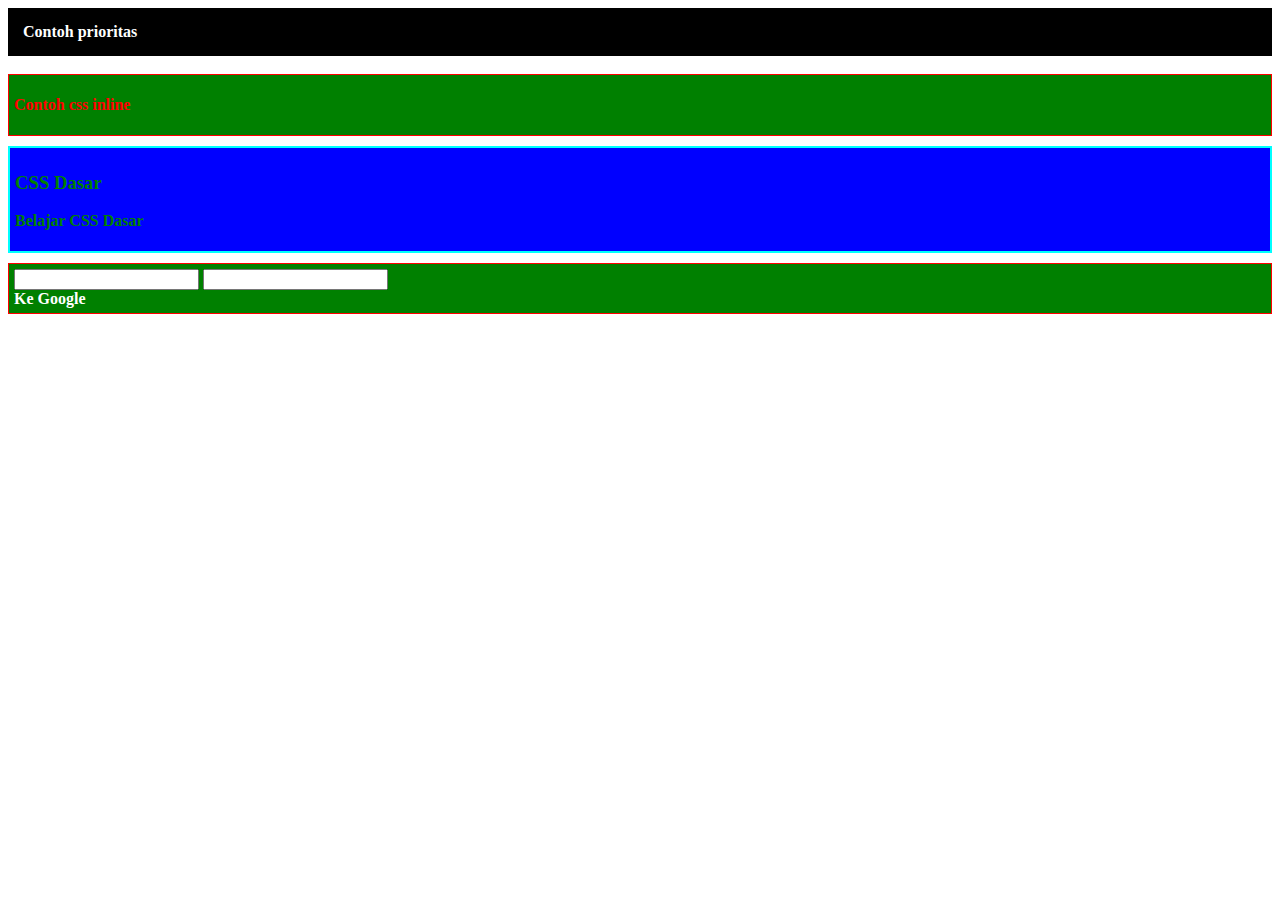
<file: pertemuan_2/index.html>
<!DOCTYPE html>
<html>
<head>
	<title>Belajar CSS Dasar</title>
	<style type="text/css">
		.container2
		{
			background-color: blue;
			border: 2px solid aqua;
			margin-top: 10px;
			color: white;
		}

		div p, h3 {
			color: green;
		}


		#container3 {
			margin-top:10px;
			border: 1px solid red;
			color: red;
		}


		[type="text"] {
			color: red;
		}

		[href] {
			color: white;
			text-decoration: none;
		}

		/**
		* Element Tag selector memiliki nilai 0001
		* Selector Class dan Attribute memiliki nilai 0010
		* Selector ID memiliki nilai 0100
		* Inline style memiliki nilai 1000
		*/

		div {
			font-weight: bold;
			padding:5px;
			background-color: green;
			color: yellow;
		}

		.container {
			font-weight: bold;
			padding:10px;
			background-color: aqua;
			color: white;
		}

		#container {
			font-weight: bold;
			padding:15px;
			background-color: blue;
			color: white;	
		}

	</style>
</head>
<body>

	<div class="container" id="container" style="background-color: black">
		Contoh prioritas
	</div>
	<br/>
	<div style="border: 1px solid red;">
		<p style="color:red">Contoh css inline</p>
	</div>
	<div class="container2">
		<h3>CSS Dasar</h3>
		<p>Belajar CSS Dasar</p>
	</div>

	<div id="container3">
		<input type="text" name="nama">
		<input type="email" name="email"><br/>
		<a href="https://google.com">Ke Google</a>
	</div>

</body>
</html>
</file>
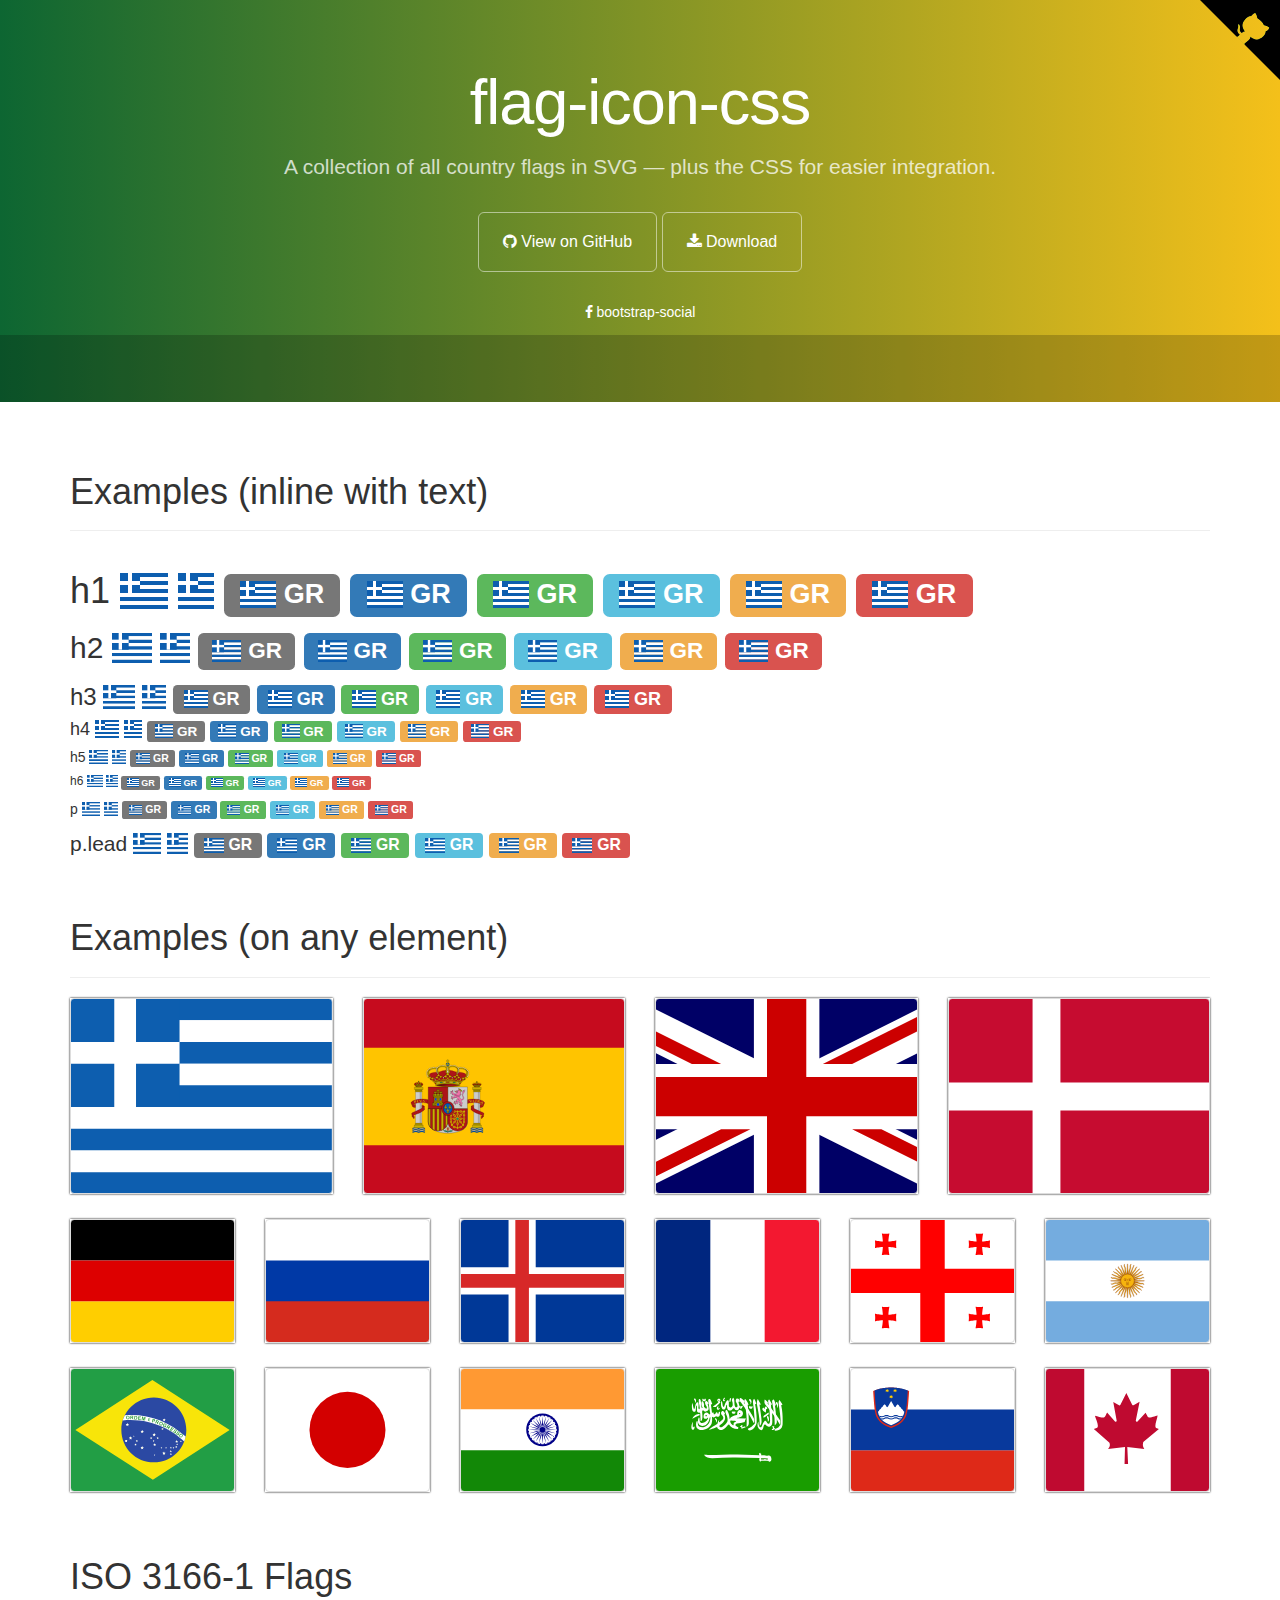
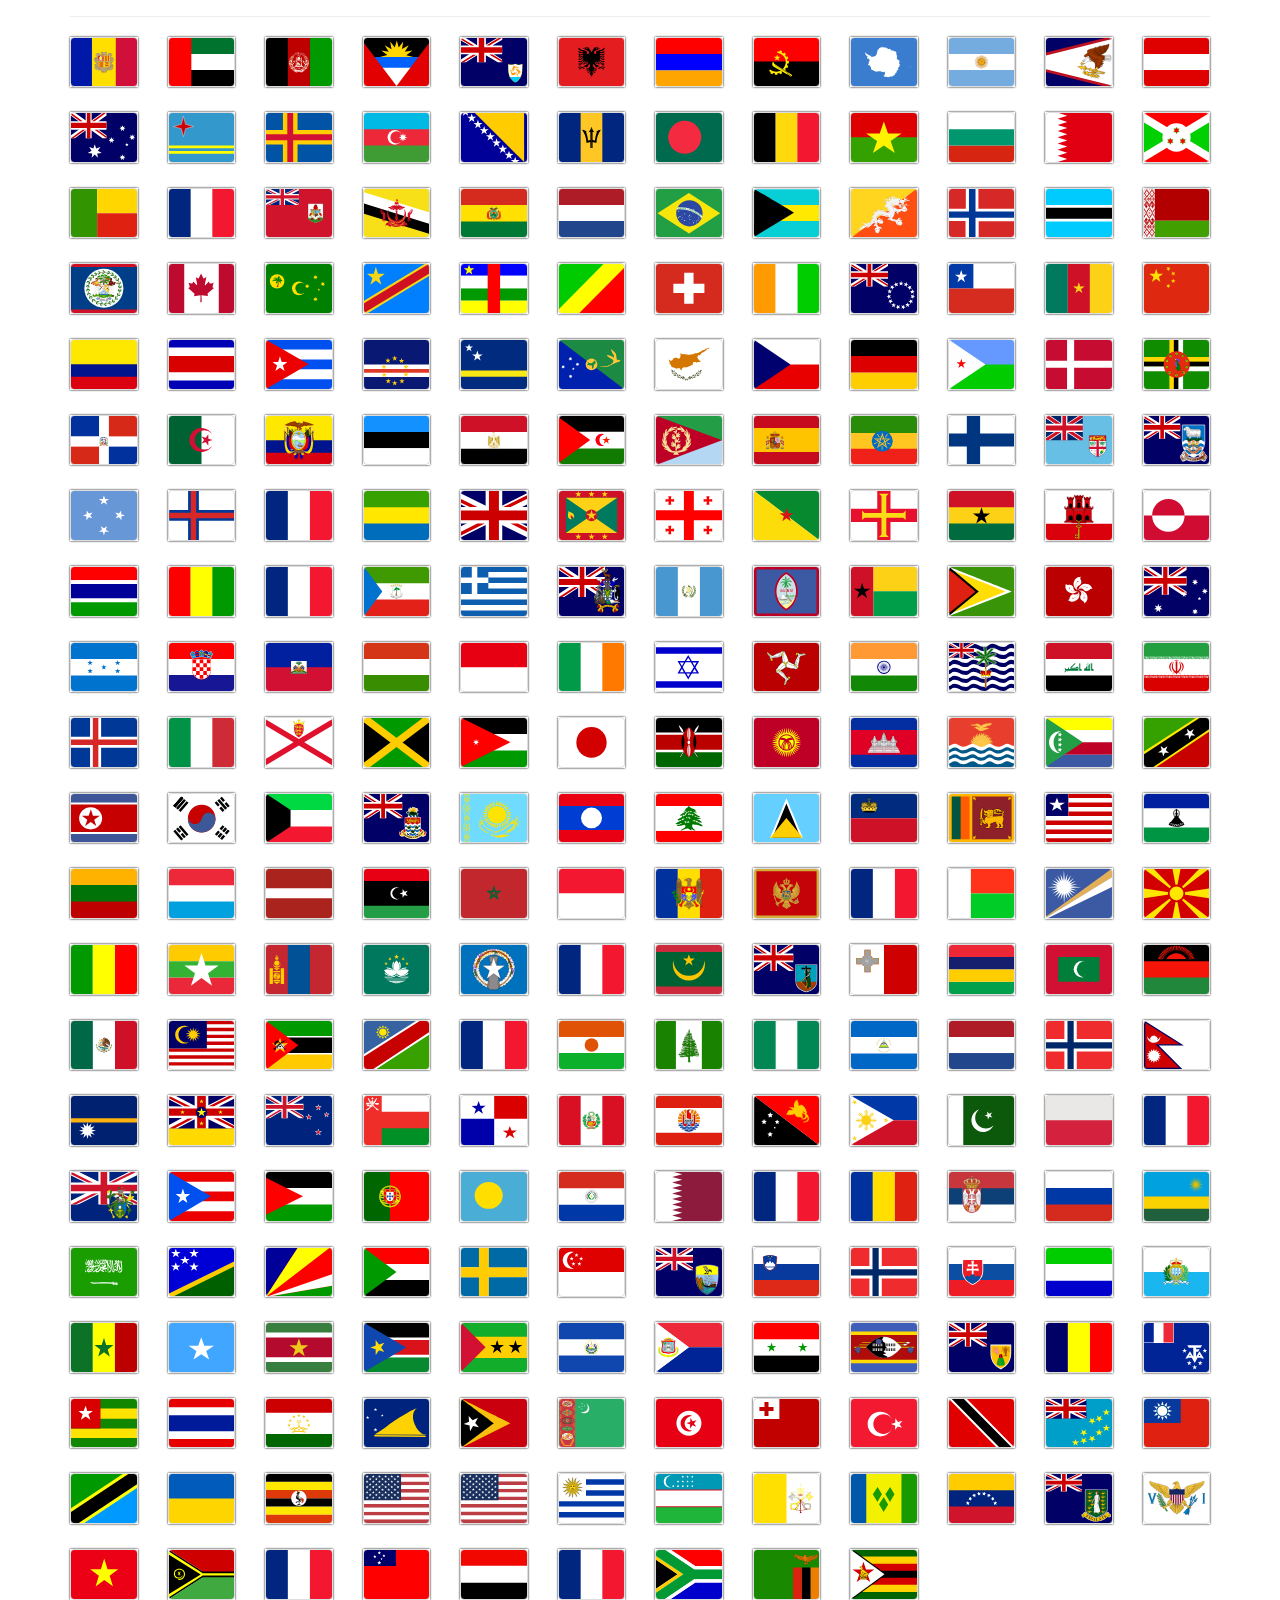
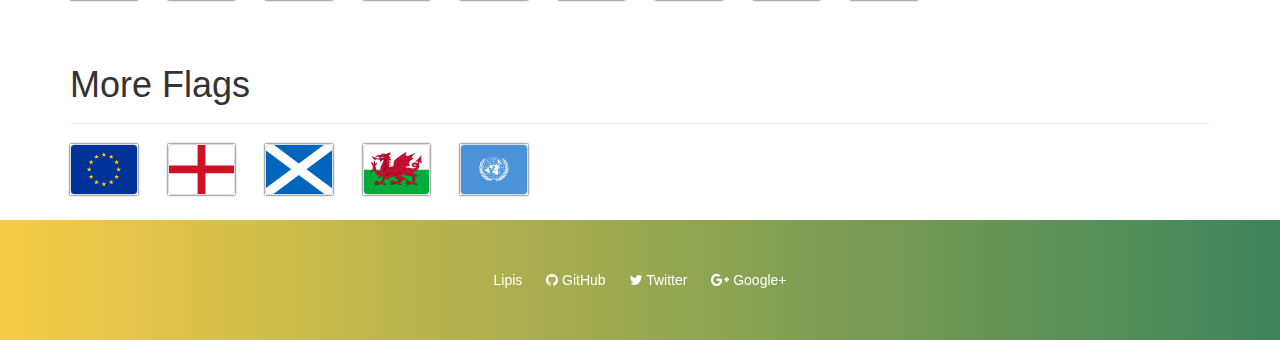
<file: final_project/assets/vendors/iconfonts/flag-icon-css/index.html>
<!DOCTYPE html>
<html lang="en">
  <head>
    <meta charset="utf-8">
    <meta name="viewport" content="width=device-width, initial-scale=1.0">
    <meta property="og:type" content="website" />
    <meta property="og:url" content="https://lipis.github.io/flag-icon-css/" />

    <title>SVG Country Flags | flag-icon-css</title>

    <link href="https://maxcdn.bootstrapcdn.com/bootstrap/3.3.6/css/bootstrap.min.css" rel="stylesheet" id="bootstrap">
    <link href="https://maxcdn.bootstrapcdn.com/font-awesome/4.5.0/css/font-awesome.min.css" rel="stylesheet">
    <link href="./assets/docs.css" rel="stylesheet">
    <link href="./css/flag-icon.css" rel="stylesheet">
  </head>

  <body>
    <div class="jumbotron">
      <div class="container">
        <h1>flag-icon-css</h1>
        <p>
          A collection of all country flags in SVG — plus the CSS for easier integration.
        </p>
        <a href="https://github.com/lipis/flag-icon-css" class="btn btn-outline btn-lg"><span class="fa fa-github"></span> View on GitHub</a>
        <a href="https://github.com/lipis/flag-icon-css/archive/master.zip" class="btn btn-outline btn-lg"><span class="fa fa-download"></span> Download</a>
        <ul class="jumbotron-links">
          <li><a href="https://lipis.github.io/bootstrap-social"><span class="fa fa-facebook"></span> bootstrap-social</a></li>
        </ul>
      </div>
      <div class="bottom">
        <iframe src="https://ghbtns.com/github-btn.html?user=lipis&amp;repo=flag-icon-css&amp;type=watch&amp;count=true" class="social-share"></iframe>
      </div>
    </div>
    <script>
      if (window.location.hostname.indexOf('github') > 0) {
        window.location.replace("http://flag-icon-css.lip.is/");
      }
    </script>
    <div class="container">
      <section id="examples">
        <div class="page-header">
          <h1>Examples (inline with text)</h1>
        </div>
        <div class="no-wrap">
          <h1>
            h1
            <span class="flag-icon flag-icon-gr"></span>
            <span class="flag-icon flag-icon-squared flag-icon-gr"></span>
            <span class="label label-default"><span class="flag-icon flag-icon-gr"></span> GR</span>
            <span class="label label-primary"><span class="flag-icon flag-icon-gr"></span> GR</span>
            <span class="label label-success"><span class="flag-icon flag-icon-gr"></span> GR</span>
            <span class="label label-info"><span class="flag-icon flag-icon-gr"></span> GR</span>
            <span class="label label-warning"><span class="flag-icon flag-icon-gr"></span> GR</span>
            <span class="label label-danger"><span class="flag-icon flag-icon-gr"></span> GR</span>
          </h1>
          <h2>
            h2
            <span class="flag-icon flag-icon-gr"></span>
            <span class="flag-icon flag-icon-squared flag-icon-gr"></span>
            <span class="label label-default"><span class="flag-icon flag-icon-gr"></span> GR</span>
            <span class="label label-primary"><span class="flag-icon flag-icon-gr"></span> GR</span>
            <span class="label label-success"><span class="flag-icon flag-icon-gr"></span> GR</span>
            <span class="label label-info"><span class="flag-icon flag-icon-gr"></span> GR</span>
            <span class="label label-warning"><span class="flag-icon flag-icon-gr"></span> GR</span>
            <span class="label label-danger"><span class="flag-icon flag-icon-gr"></span> GR</span>
          </h2>
          <h3>
            h3
            <span class="flag-icon flag-icon-gr"></span>
            <span class="flag-icon flag-icon-squared flag-icon-gr"></span>
            <span class="label label-default"><span class="flag-icon flag-icon-gr"></span> GR</span>
            <span class="label label-primary"><span class="flag-icon flag-icon-gr"></span> GR</span>
            <span class="label label-success"><span class="flag-icon flag-icon-gr"></span> GR</span>
            <span class="label label-info"><span class="flag-icon flag-icon-gr"></span> GR</span>
            <span class="label label-warning"><span class="flag-icon flag-icon-gr"></span> GR</span>
            <span class="label label-danger"><span class="flag-icon flag-icon-gr"></span> GR</span>
          </h3>
          <h4>
            h4
            <span class="flag-icon flag-icon-gr"></span>
            <span class="flag-icon flag-icon-squared flag-icon-gr"></span>
            <span class="label label-default"><span class="flag-icon flag-icon-gr"></span> GR</span>
            <span class="label label-primary"><span class="flag-icon flag-icon-gr"></span> GR</span>
            <span class="label label-success"><span class="flag-icon flag-icon-gr"></span> GR</span>
            <span class="label label-info"><span class="flag-icon flag-icon-gr"></span> GR</span>
            <span class="label label-warning"><span class="flag-icon flag-icon-gr"></span> GR</span>
            <span class="label label-danger"><span class="flag-icon flag-icon-gr"></span> GR</span>
          </h4>
          <h5>
            h5
            <span class="flag-icon flag-icon-gr"></span>
            <span class="flag-icon flag-icon-squared flag-icon-gr"></span>
            <span class="label label-default"><span class="flag-icon flag-icon-gr"></span> GR</span>
            <span class="label label-primary"><span class="flag-icon flag-icon-gr"></span> GR</span>
            <span class="label label-success"><span class="flag-icon flag-icon-gr"></span> GR</span>
            <span class="label label-info"><span class="flag-icon flag-icon-gr"></span> GR</span>
            <span class="label label-warning"><span class="flag-icon flag-icon-gr"></span> GR</span>
            <span class="label label-danger"><span class="flag-icon flag-icon-gr"></span> GR</span>
          </h5>
          <h6>
            h6
            <span class="flag-icon flag-icon-gr"></span>
            <span class="flag-icon flag-icon-squared flag-icon-gr"></span>
            <span class="label label-default"><span class="flag-icon flag-icon-gr"></span> GR</span>
            <span class="label label-primary"><span class="flag-icon flag-icon-gr"></span> GR</span>
            <span class="label label-success"><span class="flag-icon flag-icon-gr"></span> GR</span>
            <span class="label label-info"><span class="flag-icon flag-icon-gr"></span> GR</span>
            <span class="label label-warning"><span class="flag-icon flag-icon-gr"></span> GR</span>
            <span class="label label-danger"><span class="flag-icon flag-icon-gr"></span> GR</span>
          </h6>
          <p>
            p
            <span class="flag-icon flag-icon-gr"></span>
            <span class="flag-icon flag-icon-squared flag-icon-gr"></span>
            <span class="label label-default"><span class="flag-icon flag-icon-gr"></span> GR</span>
            <span class="label label-primary"><span class="flag-icon flag-icon-gr"></span> GR</span>
            <span class="label label-success"><span class="flag-icon flag-icon-gr"></span> GR</span>
            <span class="label label-info"><span class="flag-icon flag-icon-gr"></span> GR</span>
            <span class="label label-warning"><span class="flag-icon flag-icon-gr"></span> GR</span>
            <span class="label label-danger"><span class="flag-icon flag-icon-gr"></span> GR</span>
          </p>
          <p class="lead">
            p.lead
            <span class="flag-icon flag-icon-gr"></span>
            <span class="flag-icon flag-icon-squared flag-icon-gr"></span>
            <span class="label label-default"><span class="flag-icon flag-icon-gr"></span> GR</span>
            <span class="label label-primary"><span class="flag-icon flag-icon-gr"></span> GR</span>
            <span class="label label-success"><span class="flag-icon flag-icon-gr"></span> GR</span>
            <span class="label label-info"><span class="flag-icon flag-icon-gr"></span> GR</span>
            <span class="label label-warning"><span class="flag-icon flag-icon-gr"></span> GR</span>
            <span class="label label-danger"><span class="flag-icon flag-icon-gr"></span> GR</span>
          </p>
        </section>
      </section>
      <section id="more" class="d">
        <div class="page-header">
          <h1>Examples (on any element)</h1>
        </div>
        <div class="row">
          <div class="col-lg-3 col-md-4 col-sm-4 col-xs-6">
            <div class="flag-wrapper">
              <div class="img-thumbnail flag flag-icon-background flag-icon-gr"></div>
            </div>
          </div>
          <div class="col-lg-3 col-md-4 col-sm-4 col-xs-6">
            <div class="flag-wrapper">
              <div class="img-thumbnail flag flag-icon-background flag-icon-es"></div>
            </div>
          </div>
          <div class="col-lg-3 col-md-4 col-sm-4 col-xs-3">
            <div class="flag-wrapper">
              <div class="img-thumbnail flag flag-icon-background flag-icon-gb"></div>
            </div>
          </div>
          <div class="col-lg-3 col-sm-2 col-xs-3">
            <div class="flag-wrapper">
              <div class="img-thumbnail flag flag-icon-background flag-icon-dk"></div>
            </div>
          </div>
          <div class="col-sm-2 col-xs-3">
            <div class="flag-wrapper">
              <div class="img-thumbnail flag flag-icon-background flag-icon-de"></div>
            </div>
          </div>
          <div class="col-sm-2 col-xs-3">
            <div class="flag-wrapper">
              <div class="img-thumbnail flag flag-icon-background flag-icon-ru"></div>
            </div>
          </div>
          <div class="col-sm-2 col-xs-3">
            <div class="flag-wrapper">
              <div class="img-thumbnail flag flag-icon-background flag-icon-is"></div>
            </div>
          </div>
          <div class="col-sm-2 col-xs-3">
            <div class="flag-wrapper">
              <div class="img-thumbnail flag flag-icon-background flag-icon-fr"></div>
            </div>
          </div>
          <div class="col-sm-2 col-xs-3">
            <div class="flag-wrapper">
              <div class="img-thumbnail flag flag-icon-background flag-icon-ge"></div>
            </div>
          </div>
          <div class="col-sm-2 col-xs-3">
            <div class="flag-wrapper">
              <div class="img-thumbnail flag flag-icon-background flag-icon-ar"></div>
            </div>
          </div>
          <div class="col-sm-2 col-xs-3">
            <div class="flag-wrapper">
              <div class="img-thumbnail flag flag-icon-background flag-icon-br"></div>
            </div>
          </div>
          <div class="col-sm-2 col-xs-3">
            <div class="flag-wrapper">
              <div class="img-thumbnail flag flag-icon-background flag-icon-jp"></div>
            </div>
          </div>
          <div class="col-sm-2 col-xs-3 hidden-xs">
            <div class="flag-wrapper">
              <div class="img-thumbnail flag flag-icon-background flag-icon-in"></div>
            </div>
          </div>
          <div class="col-sm-2 col-xs-3">
            <div class="flag-wrapper">
              <div class="img-thumbnail flag flag-icon-background flag-icon-sa"></div>
            </div>
          </div>
          <div class="col-sm-2 col-xs-3">
            <div class="flag-wrapper">
              <div class="img-thumbnail flag flag-icon-background flag-icon-si"></div>
            </div>
          </div>
          <div class="col-sm-2 col-xs-3 visible-lg">
            <div class="flag-wrapper">
              <div class="img-thumbnail flag flag-icon-background flag-icon-ca"></div>
            </div>
          </div>
        </div>
      </section>
      <section class="all-flags">
        <div class="page-header">
          <h1>ISO 3166-1 Flags</h1>
        </div>
        <div class="row">
          <div class="col-md-1 col-sm-2 col-xs-3"><div class="flag-wrapper"><div class="img-thumbnail flag flag-icon-background flag-icon-ad" title="ad" id="ad"></div></div></div>
          <div class="col-md-1 col-sm-2 col-xs-3"><div class="flag-wrapper"><div class="img-thumbnail flag flag-icon-background flag-icon-ae" title="ae" id="ae"></div></div></div>
          <div class="col-md-1 col-sm-2 col-xs-3"><div class="flag-wrapper"><div class="img-thumbnail flag flag-icon-background flag-icon-af" title="af" id="af"></div></div></div>
          <div class="col-md-1 col-sm-2 col-xs-3"><div class="flag-wrapper"><div class="img-thumbnail flag flag-icon-background flag-icon-ag" title="ag" id="ag"></div></div></div>
          <div class="col-md-1 col-sm-2 col-xs-3"><div class="flag-wrapper"><div class="img-thumbnail flag flag-icon-background flag-icon-ai" title="ai" id="ai"></div></div></div>
          <div class="col-md-1 col-sm-2 col-xs-3"><div class="flag-wrapper"><div class="img-thumbnail flag flag-icon-background flag-icon-al" title="al" id="al"></div></div></div>
          <div class="col-md-1 col-sm-2 col-xs-3"><div class="flag-wrapper"><div class="img-thumbnail flag flag-icon-background flag-icon-am" title="am" id="am"></div></div></div>
          <div class="col-md-1 col-sm-2 col-xs-3"><div class="flag-wrapper"><div class="img-thumbnail flag flag-icon-background flag-icon-ao" title="ao" id="ao"></div></div></div>
          <div class="col-md-1 col-sm-2 col-xs-3"><div class="flag-wrapper"><div class="img-thumbnail flag flag-icon-background flag-icon-aq" title="aq" id="aq"></div></div></div>
          <div class="col-md-1 col-sm-2 col-xs-3"><div class="flag-wrapper"><div class="img-thumbnail flag flag-icon-background flag-icon-ar" title="ar" id="ar"></div></div></div>
          <div class="col-md-1 col-sm-2 col-xs-3"><div class="flag-wrapper"><div class="img-thumbnail flag flag-icon-background flag-icon-as" title="as" id="as"></div></div></div>
          <div class="col-md-1 col-sm-2 col-xs-3"><div class="flag-wrapper"><div class="img-thumbnail flag flag-icon-background flag-icon-at" title="at" id="at"></div></div></div>
          <div class="col-md-1 col-sm-2 col-xs-3"><div class="flag-wrapper"><div class="img-thumbnail flag flag-icon-background flag-icon-au" title="au" id="au"></div></div></div>
          <div class="col-md-1 col-sm-2 col-xs-3"><div class="flag-wrapper"><div class="img-thumbnail flag flag-icon-background flag-icon-aw" title="aw" id="aw"></div></div></div>
          <div class="col-md-1 col-sm-2 col-xs-3"><div class="flag-wrapper"><div class="img-thumbnail flag flag-icon-background flag-icon-ax" title="ax" id="ax"></div></div></div>
          <div class="col-md-1 col-sm-2 col-xs-3"><div class="flag-wrapper"><div class="img-thumbnail flag flag-icon-background flag-icon-az" title="az" id="az"></div></div></div>
          <div class="col-md-1 col-sm-2 col-xs-3"><div class="flag-wrapper"><div class="img-thumbnail flag flag-icon-background flag-icon-ba" title="ba" id="ba"></div></div></div>
          <div class="col-md-1 col-sm-2 col-xs-3"><div class="flag-wrapper"><div class="img-thumbnail flag flag-icon-background flag-icon-bb" title="bb" id="bb"></div></div></div>
          <div class="col-md-1 col-sm-2 col-xs-3"><div class="flag-wrapper"><div class="img-thumbnail flag flag-icon-background flag-icon-bd" title="bd" id="bd"></div></div></div>
          <div class="col-md-1 col-sm-2 col-xs-3"><div class="flag-wrapper"><div class="img-thumbnail flag flag-icon-background flag-icon-be" title="be" id="be"></div></div></div>
          <div class="col-md-1 col-sm-2 col-xs-3"><div class="flag-wrapper"><div class="img-thumbnail flag flag-icon-background flag-icon-bf" title="bf" id="bf"></div></div></div>
          <div class="col-md-1 col-sm-2 col-xs-3"><div class="flag-wrapper"><div class="img-thumbnail flag flag-icon-background flag-icon-bg" title="bg" id="bg"></div></div></div>
          <div class="col-md-1 col-sm-2 col-xs-3"><div class="flag-wrapper"><div class="img-thumbnail flag flag-icon-background flag-icon-bh" title="bh" id="bh"></div></div></div>
          <div class="col-md-1 col-sm-2 col-xs-3"><div class="flag-wrapper"><div class="img-thumbnail flag flag-icon-background flag-icon-bi" title="bi" id="bi"></div></div></div>
          <div class="col-md-1 col-sm-2 col-xs-3"><div class="flag-wrapper"><div class="img-thumbnail flag flag-icon-background flag-icon-bj" title="bj" id="bj"></div></div></div>
          <div class="col-md-1 col-sm-2 col-xs-3"><div class="flag-wrapper"><div class="img-thumbnail flag flag-icon-background flag-icon-bl" title="bl" id="bl"></div></div></div>
          <div class="col-md-1 col-sm-2 col-xs-3"><div class="flag-wrapper"><div class="img-thumbnail flag flag-icon-background flag-icon-bm" title="bm" id="bm"></div></div></div>
          <div class="col-md-1 col-sm-2 col-xs-3"><div class="flag-wrapper"><div class="img-thumbnail flag flag-icon-background flag-icon-bn" title="bn" id="bn"></div></div></div>
          <div class="col-md-1 col-sm-2 col-xs-3"><div class="flag-wrapper"><div class="img-thumbnail flag flag-icon-background flag-icon-bo" title="bo" id="bo"></div></div></div>
          <div class="col-md-1 col-sm-2 col-xs-3"><div class="flag-wrapper"><div class="img-thumbnail flag flag-icon-background flag-icon-bq" title="bq" id="bq"></div></div></div>
          <div class="col-md-1 col-sm-2 col-xs-3"><div class="flag-wrapper"><div class="img-thumbnail flag flag-icon-background flag-icon-br" title="br" id="br"></div></div></div>
          <div class="col-md-1 col-sm-2 col-xs-3"><div class="flag-wrapper"><div class="img-thumbnail flag flag-icon-background flag-icon-bs" title="bs" id="bs"></div></div></div>
          <div class="col-md-1 col-sm-2 col-xs-3"><div class="flag-wrapper"><div class="img-thumbnail flag flag-icon-background flag-icon-bt" title="bt" id="bt"></div></div></div>
          <div class="col-md-1 col-sm-2 col-xs-3"><div class="flag-wrapper"><div class="img-thumbnail flag flag-icon-background flag-icon-bv" title="bv" id="bv"></div></div></div>
          <div class="col-md-1 col-sm-2 col-xs-3"><div class="flag-wrapper"><div class="img-thumbnail flag flag-icon-background flag-icon-bw" title="bw" id="bw"></div></div></div>
          <div class="col-md-1 col-sm-2 col-xs-3"><div class="flag-wrapper"><div class="img-thumbnail flag flag-icon-background flag-icon-by" title="by" id="by"></div></div></div>
          <div class="col-md-1 col-sm-2 col-xs-3"><div class="flag-wrapper"><div class="img-thumbnail flag flag-icon-background flag-icon-bz" title="bz" id="bz"></div></div></div>
          <div class="col-md-1 col-sm-2 col-xs-3"><div class="flag-wrapper"><div class="img-thumbnail flag flag-icon-background flag-icon-ca" title="ca" id="ca"></div></div></div>
          <div class="col-md-1 col-sm-2 col-xs-3"><div class="flag-wrapper"><div class="img-thumbnail flag flag-icon-background flag-icon-cc" title="cc" id="cc"></div></div></div>
          <div class="col-md-1 col-sm-2 col-xs-3"><div class="flag-wrapper"><div class="img-thumbnail flag flag-icon-background flag-icon-cd" title="cd" id="cd"></div></div></div>
          <div class="col-md-1 col-sm-2 col-xs-3"><div class="flag-wrapper"><div class="img-thumbnail flag flag-icon-background flag-icon-cf" title="cf" id="cf"></div></div></div>
          <div class="col-md-1 col-sm-2 col-xs-3"><div class="flag-wrapper"><div class="img-thumbnail flag flag-icon-background flag-icon-cg" title="cg" id="cg"></div></div></div>
          <div class="col-md-1 col-sm-2 col-xs-3"><div class="flag-wrapper"><div class="img-thumbnail flag flag-icon-background flag-icon-ch" title="ch" id="ch"></div></div></div>
          <div class="col-md-1 col-sm-2 col-xs-3"><div class="flag-wrapper"><div class="img-thumbnail flag flag-icon-background flag-icon-ci" title="ci" id="ci"></div></div></div>
          <div class="col-md-1 col-sm-2 col-xs-3"><div class="flag-wrapper"><div class="img-thumbnail flag flag-icon-background flag-icon-ck" title="ck" id="ck"></div></div></div>
          <div class="col-md-1 col-sm-2 col-xs-3"><div class="flag-wrapper"><div class="img-thumbnail flag flag-icon-background flag-icon-cl" title="cl" id="cl"></div></div></div>
          <div class="col-md-1 col-sm-2 col-xs-3"><div class="flag-wrapper"><div class="img-thumbnail flag flag-icon-background flag-icon-cm" title="cm" id="cm"></div></div></div>
          <div class="col-md-1 col-sm-2 col-xs-3"><div class="flag-wrapper"><div class="img-thumbnail flag flag-icon-background flag-icon-cn" title="cn" id="cn"></div></div></div>
          <div class="col-md-1 col-sm-2 col-xs-3"><div class="flag-wrapper"><div class="img-thumbnail flag flag-icon-background flag-icon-co" title="co" id="co"></div></div></div>
          <div class="col-md-1 col-sm-2 col-xs-3"><div class="flag-wrapper"><div class="img-thumbnail flag flag-icon-background flag-icon-cr" title="cr" id="cr"></div></div></div>
          <div class="col-md-1 col-sm-2 col-xs-3"><div class="flag-wrapper"><div class="img-thumbnail flag flag-icon-background flag-icon-cu" title="cu" id="cu"></div></div></div>
          <div class="col-md-1 col-sm-2 col-xs-3"><div class="flag-wrapper"><div class="img-thumbnail flag flag-icon-background flag-icon-cv" title="cv" id="cv"></div></div></div>
          <div class="col-md-1 col-sm-2 col-xs-3"><div class="flag-wrapper"><div class="img-thumbnail flag flag-icon-background flag-icon-cw" title="cw" id="cw"></div></div></div>
          <div class="col-md-1 col-sm-2 col-xs-3"><div class="flag-wrapper"><div class="img-thumbnail flag flag-icon-background flag-icon-cx" title="cx" id="cx"></div></div></div>
          <div class="col-md-1 col-sm-2 col-xs-3"><div class="flag-wrapper"><div class="img-thumbnail flag flag-icon-background flag-icon-cy" title="cy" id="cy"></div></div></div>
          <div class="col-md-1 col-sm-2 col-xs-3"><div class="flag-wrapper"><div class="img-thumbnail flag flag-icon-background flag-icon-cz" title="cz" id="cz"></div></div></div>
          <div class="col-md-1 col-sm-2 col-xs-3"><div class="flag-wrapper"><div class="img-thumbnail flag flag-icon-background flag-icon-de" title="de" id="de"></div></div></div>
          <div class="col-md-1 col-sm-2 col-xs-3"><div class="flag-wrapper"><div class="img-thumbnail flag flag-icon-background flag-icon-dj" title="dj" id="dj"></div></div></div>
          <div class="col-md-1 col-sm-2 col-xs-3"><div class="flag-wrapper"><div class="img-thumbnail flag flag-icon-background flag-icon-dk" title="dk" id="dk"></div></div></div>
          <div class="col-md-1 col-sm-2 col-xs-3"><div class="flag-wrapper"><div class="img-thumbnail flag flag-icon-background flag-icon-dm" title="dm" id="dm"></div></div></div>
          <div class="col-md-1 col-sm-2 col-xs-3"><div class="flag-wrapper"><div class="img-thumbnail flag flag-icon-background flag-icon-do" title="do" id="do"></div></div></div>
          <div class="col-md-1 col-sm-2 col-xs-3"><div class="flag-wrapper"><div class="img-thumbnail flag flag-icon-background flag-icon-dz" title="dz" id="dz"></div></div></div>
          <div class="col-md-1 col-sm-2 col-xs-3"><div class="flag-wrapper"><div class="img-thumbnail flag flag-icon-background flag-icon-ec" title="ec" id="ec"></div></div></div>
          <div class="col-md-1 col-sm-2 col-xs-3"><div class="flag-wrapper"><div class="img-thumbnail flag flag-icon-background flag-icon-ee" title="ee" id="ee"></div></div></div>
          <div class="col-md-1 col-sm-2 col-xs-3"><div class="flag-wrapper"><div class="img-thumbnail flag flag-icon-background flag-icon-eg" title="eg" id="eg"></div></div></div>
          <div class="col-md-1 col-sm-2 col-xs-3"><div class="flag-wrapper"><div class="img-thumbnail flag flag-icon-background flag-icon-eh" title="eh" id="eh"></div></div></div>
          <div class="col-md-1 col-sm-2 col-xs-3"><div class="flag-wrapper"><div class="img-thumbnail flag flag-icon-background flag-icon-er" title="er" id="er"></div></div></div>
          <div class="col-md-1 col-sm-2 col-xs-3"><div class="flag-wrapper"><div class="img-thumbnail flag flag-icon-background flag-icon-es" title="es" id="es"></div></div></div>
          <div class="col-md-1 col-sm-2 col-xs-3"><div class="flag-wrapper"><div class="img-thumbnail flag flag-icon-background flag-icon-et" title="et" id="et"></div></div></div>
          <div class="col-md-1 col-sm-2 col-xs-3"><div class="flag-wrapper"><div class="img-thumbnail flag flag-icon-background flag-icon-fi" title="fi" id="fi"></div></div></div>
          <div class="col-md-1 col-sm-2 col-xs-3"><div class="flag-wrapper"><div class="img-thumbnail flag flag-icon-background flag-icon-fj" title="fj" id="fj"></div></div></div>
          <div class="col-md-1 col-sm-2 col-xs-3"><div class="flag-wrapper"><div class="img-thumbnail flag flag-icon-background flag-icon-fk" title="fk" id="fk"></div></div></div>
          <div class="col-md-1 col-sm-2 col-xs-3"><div class="flag-wrapper"><div class="img-thumbnail flag flag-icon-background flag-icon-fm" title="fm" id="fm"></div></div></div>
          <div class="col-md-1 col-sm-2 col-xs-3"><div class="flag-wrapper"><div class="img-thumbnail flag flag-icon-background flag-icon-fo" title="fo" id="fo"></div></div></div>
          <div class="col-md-1 col-sm-2 col-xs-3"><div class="flag-wrapper"><div class="img-thumbnail flag flag-icon-background flag-icon-fr" title="fr" id="fr"></div></div></div>
          <div class="col-md-1 col-sm-2 col-xs-3"><div class="flag-wrapper"><div class="img-thumbnail flag flag-icon-background flag-icon-ga" title="ga" id="ga"></div></div></div>
          <div class="col-md-1 col-sm-2 col-xs-3"><div class="flag-wrapper"><div class="img-thumbnail flag flag-icon-background flag-icon-gb" title="gb" id="gb"></div></div></div>
          <div class="col-md-1 col-sm-2 col-xs-3"><div class="flag-wrapper"><div class="img-thumbnail flag flag-icon-background flag-icon-gd" title="gd" id="gd"></div></div></div>
          <div class="col-md-1 col-sm-2 col-xs-3"><div class="flag-wrapper"><div class="img-thumbnail flag flag-icon-background flag-icon-ge" title="ge" id="ge"></div></div></div>
          <div class="col-md-1 col-sm-2 col-xs-3"><div class="flag-wrapper"><div class="img-thumbnail flag flag-icon-background flag-icon-gf" title="gf" id="gf"></div></div></div>
          <div class="col-md-1 col-sm-2 col-xs-3"><div class="flag-wrapper"><div class="img-thumbnail flag flag-icon-background flag-icon-gg" title="gg" id="gg"></div></div></div>
          <div class="col-md-1 col-sm-2 col-xs-3"><div class="flag-wrapper"><div class="img-thumbnail flag flag-icon-background flag-icon-gh" title="gh" id="gh"></div></div></div>
          <div class="col-md-1 col-sm-2 col-xs-3"><div class="flag-wrapper"><div class="img-thumbnail flag flag-icon-background flag-icon-gi" title="gi" id="gi"></div></div></div>
          <div class="col-md-1 col-sm-2 col-xs-3"><div class="flag-wrapper"><div class="img-thumbnail flag flag-icon-background flag-icon-gl" title="gl" id="gl"></div></div></div>
          <div class="col-md-1 col-sm-2 col-xs-3"><div class="flag-wrapper"><div class="img-thumbnail flag flag-icon-background flag-icon-gm" title="gm" id="gm"></div></div></div>
          <div class="col-md-1 col-sm-2 col-xs-3"><div class="flag-wrapper"><div class="img-thumbnail flag flag-icon-background flag-icon-gn" title="gn" id="gn"></div></div></div>
          <div class="col-md-1 col-sm-2 col-xs-3"><div class="flag-wrapper"><div class="img-thumbnail flag flag-icon-background flag-icon-gp" title="gp" id="gp"></div></div></div>
          <div class="col-md-1 col-sm-2 col-xs-3"><div class="flag-wrapper"><div class="img-thumbnail flag flag-icon-background flag-icon-gq" title="gq" id="gq"></div></div></div>
          <div class="col-md-1 col-sm-2 col-xs-3"><div class="flag-wrapper"><div class="img-thumbnail flag flag-icon-background flag-icon-gr" title="gr" id="gr"></div></div></div>
          <div class="col-md-1 col-sm-2 col-xs-3"><div class="flag-wrapper"><div class="img-thumbnail flag flag-icon-background flag-icon-gs" title="gs" id="gs"></div></div></div>
          <div class="col-md-1 col-sm-2 col-xs-3"><div class="flag-wrapper"><div class="img-thumbnail flag flag-icon-background flag-icon-gt" title="gt" id="gt"></div></div></div>
          <div class="col-md-1 col-sm-2 col-xs-3"><div class="flag-wrapper"><div class="img-thumbnail flag flag-icon-background flag-icon-gu" title="gu" id="gu"></div></div></div>
          <div class="col-md-1 col-sm-2 col-xs-3"><div class="flag-wrapper"><div class="img-thumbnail flag flag-icon-background flag-icon-gw" title="gw" id="gw"></div></div></div>
          <div class="col-md-1 col-sm-2 col-xs-3"><div class="flag-wrapper"><div class="img-thumbnail flag flag-icon-background flag-icon-gy" title="gy" id="gy"></div></div></div>
          <div class="col-md-1 col-sm-2 col-xs-3"><div class="flag-wrapper"><div class="img-thumbnail flag flag-icon-background flag-icon-hk" title="hk" id="hk"></div></div></div>
          <div class="col-md-1 col-sm-2 col-xs-3"><div class="flag-wrapper"><div class="img-thumbnail flag flag-icon-background flag-icon-hm" title="hm" id="hm"></div></div></div>
          <div class="col-md-1 col-sm-2 col-xs-3"><div class="flag-wrapper"><div class="img-thumbnail flag flag-icon-background flag-icon-hn" title="hn" id="hn"></div></div></div>
          <div class="col-md-1 col-sm-2 col-xs-3"><div class="flag-wrapper"><div class="img-thumbnail flag flag-icon-background flag-icon-hr" title="hr" id="hr"></div></div></div>
          <div class="col-md-1 col-sm-2 col-xs-3"><div class="flag-wrapper"><div class="img-thumbnail flag flag-icon-background flag-icon-ht" title="ht" id="ht"></div></div></div>
          <div class="col-md-1 col-sm-2 col-xs-3"><div class="flag-wrapper"><div class="img-thumbnail flag flag-icon-background flag-icon-hu" title="hu" id="hu"></div></div></div>
          <div class="col-md-1 col-sm-2 col-xs-3"><div class="flag-wrapper"><div class="img-thumbnail flag flag-icon-background flag-icon-id" title="id" id="id"></div></div></div>
          <div class="col-md-1 col-sm-2 col-xs-3"><div class="flag-wrapper"><div class="img-thumbnail flag flag-icon-background flag-icon-ie" title="ie" id="ie"></div></div></div>
          <div class="col-md-1 col-sm-2 col-xs-3"><div class="flag-wrapper"><div class="img-thumbnail flag flag-icon-background flag-icon-il" title="il" id="il"></div></div></div>
          <div class="col-md-1 col-sm-2 col-xs-3"><div class="flag-wrapper"><div class="img-thumbnail flag flag-icon-background flag-icon-im" title="im" id="im"></div></div></div>
          <div class="col-md-1 col-sm-2 col-xs-3"><div class="flag-wrapper"><div class="img-thumbnail flag flag-icon-background flag-icon-in" title="in" id="in"></div></div></div>
          <div class="col-md-1 col-sm-2 col-xs-3"><div class="flag-wrapper"><div class="img-thumbnail flag flag-icon-background flag-icon-io" title="io" id="io"></div></div></div>
          <div class="col-md-1 col-sm-2 col-xs-3"><div class="flag-wrapper"><div class="img-thumbnail flag flag-icon-background flag-icon-iq" title="iq" id="iq"></div></div></div>
          <div class="col-md-1 col-sm-2 col-xs-3"><div class="flag-wrapper"><div class="img-thumbnail flag flag-icon-background flag-icon-ir" title="ir" id="ir"></div></div></div>
          <div class="col-md-1 col-sm-2 col-xs-3"><div class="flag-wrapper"><div class="img-thumbnail flag flag-icon-background flag-icon-is" title="is" id="is"></div></div></div>
          <div class="col-md-1 col-sm-2 col-xs-3"><div class="flag-wrapper"><div class="img-thumbnail flag flag-icon-background flag-icon-it" title="it" id="it"></div></div></div>
          <div class="col-md-1 col-sm-2 col-xs-3"><div class="flag-wrapper"><div class="img-thumbnail flag flag-icon-background flag-icon-je" title="je" id="je"></div></div></div>
          <div class="col-md-1 col-sm-2 col-xs-3"><div class="flag-wrapper"><div class="img-thumbnail flag flag-icon-background flag-icon-jm" title="jm" id="jm"></div></div></div>
          <div class="col-md-1 col-sm-2 col-xs-3"><div class="flag-wrapper"><div class="img-thumbnail flag flag-icon-background flag-icon-jo" title="jo" id="jo"></div></div></div>
          <div class="col-md-1 col-sm-2 col-xs-3"><div class="flag-wrapper"><div class="img-thumbnail flag flag-icon-background flag-icon-jp" title="jp" id="jp"></div></div></div>
          <div class="col-md-1 col-sm-2 col-xs-3"><div class="flag-wrapper"><div class="img-thumbnail flag flag-icon-background flag-icon-ke" title="ke" id="ke"></div></div></div>
          <div class="col-md-1 col-sm-2 col-xs-3"><div class="flag-wrapper"><div class="img-thumbnail flag flag-icon-background flag-icon-kg" title="kg" id="kg"></div></div></div>
          <div class="col-md-1 col-sm-2 col-xs-3"><div class="flag-wrapper"><div class="img-thumbnail flag flag-icon-background flag-icon-kh" title="kh" id="kh"></div></div></div>
          <div class="col-md-1 col-sm-2 col-xs-3"><div class="flag-wrapper"><div class="img-thumbnail flag flag-icon-background flag-icon-ki" title="ki" id="ki"></div></div></div>
          <div class="col-md-1 col-sm-2 col-xs-3"><div class="flag-wrapper"><div class="img-thumbnail flag flag-icon-background flag-icon-km" title="km" id="km"></div></div></div>
          <div class="col-md-1 col-sm-2 col-xs-3"><div class="flag-wrapper"><div class="img-thumbnail flag flag-icon-background flag-icon-kn" title="kn" id="kn"></div></div></div>
          <div class="col-md-1 col-sm-2 col-xs-3"><div class="flag-wrapper"><div class="img-thumbnail flag flag-icon-background flag-icon-kp" title="kp" id="kp"></div></div></div>
          <div class="col-md-1 col-sm-2 col-xs-3"><div class="flag-wrapper"><div class="img-thumbnail flag flag-icon-background flag-icon-kr" title="kr" id="kr"></div></div></div>
          <div class="col-md-1 col-sm-2 col-xs-3"><div class="flag-wrapper"><div class="img-thumbnail flag flag-icon-background flag-icon-kw" title="kw" id="kw"></div></div></div>
          <div class="col-md-1 col-sm-2 col-xs-3"><div class="flag-wrapper"><div class="img-thumbnail flag flag-icon-background flag-icon-ky" title="ky" id="ky"></div></div></div>
          <div class="col-md-1 col-sm-2 col-xs-3"><div class="flag-wrapper"><div class="img-thumbnail flag flag-icon-background flag-icon-kz" title="kz" id="kz"></div></div></div>
          <div class="col-md-1 col-sm-2 col-xs-3"><div class="flag-wrapper"><div class="img-thumbnail flag flag-icon-background flag-icon-la" title="la" id="la"></div></div></div>
          <div class="col-md-1 col-sm-2 col-xs-3"><div class="flag-wrapper"><div class="img-thumbnail flag flag-icon-background flag-icon-lb" title="lb" id="lb"></div></div></div>
          <div class="col-md-1 col-sm-2 col-xs-3"><div class="flag-wrapper"><div class="img-thumbnail flag flag-icon-background flag-icon-lc" title="lc" id="lc"></div></div></div>
          <div class="col-md-1 col-sm-2 col-xs-3"><div class="flag-wrapper"><div class="img-thumbnail flag flag-icon-background flag-icon-li" title="li" id="li"></div></div></div>
          <div class="col-md-1 col-sm-2 col-xs-3"><div class="flag-wrapper"><div class="img-thumbnail flag flag-icon-background flag-icon-lk" title="lk" id="lk"></div></div></div>
          <div class="col-md-1 col-sm-2 col-xs-3"><div class="flag-wrapper"><div class="img-thumbnail flag flag-icon-background flag-icon-lr" title="lr" id="lr"></div></div></div>
          <div class="col-md-1 col-sm-2 col-xs-3"><div class="flag-wrapper"><div class="img-thumbnail flag flag-icon-background flag-icon-ls" title="ls" id="ls"></div></div></div>
          <div class="col-md-1 col-sm-2 col-xs-3"><div class="flag-wrapper"><div class="img-thumbnail flag flag-icon-background flag-icon-lt" title="lt" id="lt"></div></div></div>
          <div class="col-md-1 col-sm-2 col-xs-3"><div class="flag-wrapper"><div class="img-thumbnail flag flag-icon-background flag-icon-lu" title="lu" id="lu"></div></div></div>
          <div class="col-md-1 col-sm-2 col-xs-3"><div class="flag-wrapper"><div class="img-thumbnail flag flag-icon-background flag-icon-lv" title="lv" id="lv"></div></div></div>
          <div class="col-md-1 col-sm-2 col-xs-3"><div class="flag-wrapper"><div class="img-thumbnail flag flag-icon-background flag-icon-ly" title="ly" id="ly"></div></div></div>
          <div class="col-md-1 col-sm-2 col-xs-3"><div class="flag-wrapper"><div class="img-thumbnail flag flag-icon-background flag-icon-ma" title="ma" id="ma"></div></div></div>
          <div class="col-md-1 col-sm-2 col-xs-3"><div class="flag-wrapper"><div class="img-thumbnail flag flag-icon-background flag-icon-mc" title="mc" id="mc"></div></div></div>
          <div class="col-md-1 col-sm-2 col-xs-3"><div class="flag-wrapper"><div class="img-thumbnail flag flag-icon-background flag-icon-md" title="md" id="md"></div></div></div>
          <div class="col-md-1 col-sm-2 col-xs-3"><div class="flag-wrapper"><div class="img-thumbnail flag flag-icon-background flag-icon-me" title="me" id="me"></div></div></div>
          <div class="col-md-1 col-sm-2 col-xs-3"><div class="flag-wrapper"><div class="img-thumbnail flag flag-icon-background flag-icon-mf" title="mf" id="mf"></div></div></div>
          <div class="col-md-1 col-sm-2 col-xs-3"><div class="flag-wrapper"><div class="img-thumbnail flag flag-icon-background flag-icon-mg" title="mg" id="mg"></div></div></div>
          <div class="col-md-1 col-sm-2 col-xs-3"><div class="flag-wrapper"><div class="img-thumbnail flag flag-icon-background flag-icon-mh" title="mh" id="mh"></div></div></div>
          <div class="col-md-1 col-sm-2 col-xs-3"><div class="flag-wrapper"><div class="img-thumbnail flag flag-icon-background flag-icon-mk" title="mk" id="mk"></div></div></div>
          <div class="col-md-1 col-sm-2 col-xs-3"><div class="flag-wrapper"><div class="img-thumbnail flag flag-icon-background flag-icon-ml" title="ml" id="ml"></div></div></div>
          <div class="col-md-1 col-sm-2 col-xs-3"><div class="flag-wrapper"><div class="img-thumbnail flag flag-icon-background flag-icon-mm" title="mm" id="mm"></div></div></div>
          <div class="col-md-1 col-sm-2 col-xs-3"><div class="flag-wrapper"><div class="img-thumbnail flag flag-icon-background flag-icon-mn" title="mn" id="mn"></div></div></div>
          <div class="col-md-1 col-sm-2 col-xs-3"><div class="flag-wrapper"><div class="img-thumbnail flag flag-icon-background flag-icon-mo" title="mo" id="mo"></div></div></div>
          <div class="col-md-1 col-sm-2 col-xs-3"><div class="flag-wrapper"><div class="img-thumbnail flag flag-icon-background flag-icon-mp" title="mp" id="mp"></div></div></div>
          <div class="col-md-1 col-sm-2 col-xs-3"><div class="flag-wrapper"><div class="img-thumbnail flag flag-icon-background flag-icon-mq" title="mq" id="mq"></div></div></div>
          <div class="col-md-1 col-sm-2 col-xs-3"><div class="flag-wrapper"><div class="img-thumbnail flag flag-icon-background flag-icon-mr" title="mr" id="mr"></div></div></div>
          <div class="col-md-1 col-sm-2 col-xs-3"><div class="flag-wrapper"><div class="img-thumbnail flag flag-icon-background flag-icon-ms" title="ms" id="ms"></div></div></div>
          <div class="col-md-1 col-sm-2 col-xs-3"><div class="flag-wrapper"><div class="img-thumbnail flag flag-icon-background flag-icon-mt" title="mt" id="mt"></div></div></div>
          <div class="col-md-1 col-sm-2 col-xs-3"><div class="flag-wrapper"><div class="img-thumbnail flag flag-icon-background flag-icon-mu" title="mu" id="mu"></div></div></div>
          <div class="col-md-1 col-sm-2 col-xs-3"><div class="flag-wrapper"><div class="img-thumbnail flag flag-icon-background flag-icon-mv" title="mv" id="mv"></div></div></div>
          <div class="col-md-1 col-sm-2 col-xs-3"><div class="flag-wrapper"><div class="img-thumbnail flag flag-icon-background flag-icon-mw" title="mw" id="mw"></div></div></div>
          <div class="col-md-1 col-sm-2 col-xs-3"><div class="flag-wrapper"><div class="img-thumbnail flag flag-icon-background flag-icon-mx" title="mx" id="mx"></div></div></div>
          <div class="col-md-1 col-sm-2 col-xs-3"><div class="flag-wrapper"><div class="img-thumbnail flag flag-icon-background flag-icon-my" title="my" id="my"></div></div></div>
          <div class="col-md-1 col-sm-2 col-xs-3"><div class="flag-wrapper"><div class="img-thumbnail flag flag-icon-background flag-icon-mz" title="mz" id="mz"></div></div></div>
          <div class="col-md-1 col-sm-2 col-xs-3"><div class="flag-wrapper"><div class="img-thumbnail flag flag-icon-background flag-icon-na" title="na" id="na"></div></div></div>
          <div class="col-md-1 col-sm-2 col-xs-3"><div class="flag-wrapper"><div class="img-thumbnail flag flag-icon-background flag-icon-nc" title="nc" id="nc"></div></div></div>
          <div class="col-md-1 col-sm-2 col-xs-3"><div class="flag-wrapper"><div class="img-thumbnail flag flag-icon-background flag-icon-ne" title="ne" id="ne"></div></div></div>
          <div class="col-md-1 col-sm-2 col-xs-3"><div class="flag-wrapper"><div class="img-thumbnail flag flag-icon-background flag-icon-nf" title="nf" id="nf"></div></div></div>
          <div class="col-md-1 col-sm-2 col-xs-3"><div class="flag-wrapper"><div class="img-thumbnail flag flag-icon-background flag-icon-ng" title="ng" id="ng"></div></div></div>
          <div class="col-md-1 col-sm-2 col-xs-3"><div class="flag-wrapper"><div class="img-thumbnail flag flag-icon-background flag-icon-ni" title="ni" id="ni"></div></div></div>
          <div class="col-md-1 col-sm-2 col-xs-3"><div class="flag-wrapper"><div class="img-thumbnail flag flag-icon-background flag-icon-nl" title="nl" id="nl"></div></div></div>
          <div class="col-md-1 col-sm-2 col-xs-3"><div class="flag-wrapper"><div class="img-thumbnail flag flag-icon-background flag-icon-no" title="no" id="no"></div></div></div>
          <div class="col-md-1 col-sm-2 col-xs-3"><div class="flag-wrapper"><div class="img-thumbnail flag flag-icon-background flag-icon-np" title="np" id="np"></div></div></div>
          <div class="col-md-1 col-sm-2 col-xs-3"><div class="flag-wrapper"><div class="img-thumbnail flag flag-icon-background flag-icon-nr" title="nr" id="nr"></div></div></div>
          <div class="col-md-1 col-sm-2 col-xs-3"><div class="flag-wrapper"><div class="img-thumbnail flag flag-icon-background flag-icon-nu" title="nu" id="nu"></div></div></div>
          <div class="col-md-1 col-sm-2 col-xs-3"><div class="flag-wrapper"><div class="img-thumbnail flag flag-icon-background flag-icon-nz" title="nz" id="nz"></div></div></div>
          <div class="col-md-1 col-sm-2 col-xs-3"><div class="flag-wrapper"><div class="img-thumbnail flag flag-icon-background flag-icon-om" title="om" id="om"></div></div></div>
          <div class="col-md-1 col-sm-2 col-xs-3"><div class="flag-wrapper"><div class="img-thumbnail flag flag-icon-background flag-icon-pa" title="pa" id="pa"></div></div></div>
          <div class="col-md-1 col-sm-2 col-xs-3"><div class="flag-wrapper"><div class="img-thumbnail flag flag-icon-background flag-icon-pe" title="pe" id="pe"></div></div></div>
          <div class="col-md-1 col-sm-2 col-xs-3"><div class="flag-wrapper"><div class="img-thumbnail flag flag-icon-background flag-icon-pf" title="pf" id="pf"></div></div></div>
          <div class="col-md-1 col-sm-2 col-xs-3"><div class="flag-wrapper"><div class="img-thumbnail flag flag-icon-background flag-icon-pg" title="pg" id="pg"></div></div></div>
          <div class="col-md-1 col-sm-2 col-xs-3"><div class="flag-wrapper"><div class="img-thumbnail flag flag-icon-background flag-icon-ph" title="ph" id="ph"></div></div></div>
          <div class="col-md-1 col-sm-2 col-xs-3"><div class="flag-wrapper"><div class="img-thumbnail flag flag-icon-background flag-icon-pk" title="pk" id="pk"></div></div></div>
          <div class="col-md-1 col-sm-2 col-xs-3"><div class="flag-wrapper"><div class="img-thumbnail flag flag-icon-background flag-icon-pl" title="pl" id="pl"></div></div></div>
          <div class="col-md-1 col-sm-2 col-xs-3"><div class="flag-wrapper"><div class="img-thumbnail flag flag-icon-background flag-icon-pm" title="pm" id="pm"></div></div></div>
          <div class="col-md-1 col-sm-2 col-xs-3"><div class="flag-wrapper"><div class="img-thumbnail flag flag-icon-background flag-icon-pn" title="pn" id="pn"></div></div></div>
          <div class="col-md-1 col-sm-2 col-xs-3"><div class="flag-wrapper"><div class="img-thumbnail flag flag-icon-background flag-icon-pr" title="pr" id="pr"></div></div></div>
          <div class="col-md-1 col-sm-2 col-xs-3"><div class="flag-wrapper"><div class="img-thumbnail flag flag-icon-background flag-icon-ps" title="ps" id="ps"></div></div></div>
          <div class="col-md-1 col-sm-2 col-xs-3"><div class="flag-wrapper"><div class="img-thumbnail flag flag-icon-background flag-icon-pt" title="pt" id="pt"></div></div></div>
          <div class="col-md-1 col-sm-2 col-xs-3"><div class="flag-wrapper"><div class="img-thumbnail flag flag-icon-background flag-icon-pw" title="pw" id="pw"></div></div></div>
          <div class="col-md-1 col-sm-2 col-xs-3"><div class="flag-wrapper"><div class="img-thumbnail flag flag-icon-background flag-icon-py" title="py" id="py"></div></div></div>
          <div class="col-md-1 col-sm-2 col-xs-3"><div class="flag-wrapper"><div class="img-thumbnail flag flag-icon-background flag-icon-qa" title="qa" id="qa"></div></div></div>
          <div class="col-md-1 col-sm-2 col-xs-3"><div class="flag-wrapper"><div class="img-thumbnail flag flag-icon-background flag-icon-re" title="re" id="re"></div></div></div>
          <div class="col-md-1 col-sm-2 col-xs-3"><div class="flag-wrapper"><div class="img-thumbnail flag flag-icon-background flag-icon-ro" title="ro" id="ro"></div></div></div>
          <div class="col-md-1 col-sm-2 col-xs-3"><div class="flag-wrapper"><div class="img-thumbnail flag flag-icon-background flag-icon-rs" title="rs" id="rs"></div></div></div>
          <div class="col-md-1 col-sm-2 col-xs-3"><div class="flag-wrapper"><div class="img-thumbnail flag flag-icon-background flag-icon-ru" title="ru" id="ru"></div></div></div>
          <div class="col-md-1 col-sm-2 col-xs-3"><div class="flag-wrapper"><div class="img-thumbnail flag flag-icon-background flag-icon-rw" title="rw" id="rw"></div></div></div>
          <div class="col-md-1 col-sm-2 col-xs-3"><div class="flag-wrapper"><div class="img-thumbnail flag flag-icon-background flag-icon-sa" title="sa" id="sa"></div></div></div>
          <div class="col-md-1 col-sm-2 col-xs-3"><div class="flag-wrapper"><div class="img-thumbnail flag flag-icon-background flag-icon-sb" title="sb" id="sb"></div></div></div>
          <div class="col-md-1 col-sm-2 col-xs-3"><div class="flag-wrapper"><div class="img-thumbnail flag flag-icon-background flag-icon-sc" title="sc" id="sc"></div></div></div>
          <div class="col-md-1 col-sm-2 col-xs-3"><div class="flag-wrapper"><div class="img-thumbnail flag flag-icon-background flag-icon-sd" title="sd" id="sd"></div></div></div>
          <div class="col-md-1 col-sm-2 col-xs-3"><div class="flag-wrapper"><div class="img-thumbnail flag flag-icon-background flag-icon-se" title="se" id="se"></div></div></div>
          <div class="col-md-1 col-sm-2 col-xs-3"><div class="flag-wrapper"><div class="img-thumbnail flag flag-icon-background flag-icon-sg" title="sg" id="sg"></div></div></div>
          <div class="col-md-1 col-sm-2 col-xs-3"><div class="flag-wrapper"><div class="img-thumbnail flag flag-icon-background flag-icon-sh" title="sh" id="sh"></div></div></div>
          <div class="col-md-1 col-sm-2 col-xs-3"><div class="flag-wrapper"><div class="img-thumbnail flag flag-icon-background flag-icon-si" title="si" id="si"></div></div></div>
          <div class="col-md-1 col-sm-2 col-xs-3"><div class="flag-wrapper"><div class="img-thumbnail flag flag-icon-background flag-icon-sj" title="sj" id="sj"></div></div></div>
          <div class="col-md-1 col-sm-2 col-xs-3"><div class="flag-wrapper"><div class="img-thumbnail flag flag-icon-background flag-icon-sk" title="sk" id="sk"></div></div></div>
          <div class="col-md-1 col-sm-2 col-xs-3"><div class="flag-wrapper"><div class="img-thumbnail flag flag-icon-background flag-icon-sl" title="sl" id="sl"></div></div></div>
          <div class="col-md-1 col-sm-2 col-xs-3"><div class="flag-wrapper"><div class="img-thumbnail flag flag-icon-background flag-icon-sm" title="sm" id="sm"></div></div></div>
          <div class="col-md-1 col-sm-2 col-xs-3"><div class="flag-wrapper"><div class="img-thumbnail flag flag-icon-background flag-icon-sn" title="sn" id="sn"></div></div></div>
          <div class="col-md-1 col-sm-2 col-xs-3"><div class="flag-wrapper"><div class="img-thumbnail flag flag-icon-background flag-icon-so" title="so" id="so"></div></div></div>
          <div class="col-md-1 col-sm-2 col-xs-3"><div class="flag-wrapper"><div class="img-thumbnail flag flag-icon-background flag-icon-sr" title="sr" id="sr"></div></div></div>
          <div class="col-md-1 col-sm-2 col-xs-3"><div class="flag-wrapper"><div class="img-thumbnail flag flag-icon-background flag-icon-ss" title="ss" id="ss"></div></div></div>
          <div class="col-md-1 col-sm-2 col-xs-3"><div class="flag-wrapper"><div class="img-thumbnail flag flag-icon-background flag-icon-st" title="st" id="st"></div></div></div>
          <div class="col-md-1 col-sm-2 col-xs-3"><div class="flag-wrapper"><div class="img-thumbnail flag flag-icon-background flag-icon-sv" title="sv" id="sv"></div></div></div>
          <div class="col-md-1 col-sm-2 col-xs-3"><div class="flag-wrapper"><div class="img-thumbnail flag flag-icon-background flag-icon-sx" title="sx" id="sx"></div></div></div>
          <div class="col-md-1 col-sm-2 col-xs-3"><div class="flag-wrapper"><div class="img-thumbnail flag flag-icon-background flag-icon-sy" title="sy" id="sy"></div></div></div>
          <div class="col-md-1 col-sm-2 col-xs-3"><div class="flag-wrapper"><div class="img-thumbnail flag flag-icon-background flag-icon-sz" title="sz" id="sz"></div></div></div>
          <div class="col-md-1 col-sm-2 col-xs-3"><div class="flag-wrapper"><div class="img-thumbnail flag flag-icon-background flag-icon-tc" title="tc" id="tc"></div></div></div>
          <div class="col-md-1 col-sm-2 col-xs-3"><div class="flag-wrapper"><div class="img-thumbnail flag flag-icon-background flag-icon-td" title="td" id="td"></div></div></div>
          <div class="col-md-1 col-sm-2 col-xs-3"><div class="flag-wrapper"><div class="img-thumbnail flag flag-icon-background flag-icon-tf" title="tf" id="tf"></div></div></div>
          <div class="col-md-1 col-sm-2 col-xs-3"><div class="flag-wrapper"><div class="img-thumbnail flag flag-icon-background flag-icon-tg" title="tg" id="tg"></div></div></div>
          <div class="col-md-1 col-sm-2 col-xs-3"><div class="flag-wrapper"><div class="img-thumbnail flag flag-icon-background flag-icon-th" title="th" id="th"></div></div></div>
          <div class="col-md-1 col-sm-2 col-xs-3"><div class="flag-wrapper"><div class="img-thumbnail flag flag-icon-background flag-icon-tj" title="tj" id="tj"></div></div></div>
          <div class="col-md-1 col-sm-2 col-xs-3"><div class="flag-wrapper"><div class="img-thumbnail flag flag-icon-background flag-icon-tk" title="tk" id="tk"></div></div></div>
          <div class="col-md-1 col-sm-2 col-xs-3"><div class="flag-wrapper"><div class="img-thumbnail flag flag-icon-background flag-icon-tl" title="tl" id="tl"></div></div></div>
          <div class="col-md-1 col-sm-2 col-xs-3"><div class="flag-wrapper"><div class="img-thumbnail flag flag-icon-background flag-icon-tm" title="tm" id="tm"></div></div></div>
          <div class="col-md-1 col-sm-2 col-xs-3"><div class="flag-wrapper"><div class="img-thumbnail flag flag-icon-background flag-icon-tn" title="tn" id="tn"></div></div></div>
          <div class="col-md-1 col-sm-2 col-xs-3"><div class="flag-wrapper"><div class="img-thumbnail flag flag-icon-background flag-icon-to" title="to" id="to"></div></div></div>
          <div class="col-md-1 col-sm-2 col-xs-3"><div class="flag-wrapper"><div class="img-thumbnail flag flag-icon-background flag-icon-tr" title="tr" id="tr"></div></div></div>
          <div class="col-md-1 col-sm-2 col-xs-3"><div class="flag-wrapper"><div class="img-thumbnail flag flag-icon-background flag-icon-tt" title="tt" id="tt"></div></div></div>
          <div class="col-md-1 col-sm-2 col-xs-3"><div class="flag-wrapper"><div class="img-thumbnail flag flag-icon-background flag-icon-tv" title="tv" id="tv"></div></div></div>
          <div class="col-md-1 col-sm-2 col-xs-3"><div class="flag-wrapper"><div class="img-thumbnail flag flag-icon-background flag-icon-tw" title="tw" id="tw"></div></div></div>
          <div class="col-md-1 col-sm-2 col-xs-3"><div class="flag-wrapper"><div class="img-thumbnail flag flag-icon-background flag-icon-tz" title="tz" id="tz"></div></div></div>
          <div class="col-md-1 col-sm-2 col-xs-3"><div class="flag-wrapper"><div class="img-thumbnail flag flag-icon-background flag-icon-ua" title="ua" id="ua"></div></div></div>
          <div class="col-md-1 col-sm-2 col-xs-3"><div class="flag-wrapper"><div class="img-thumbnail flag flag-icon-background flag-icon-ug" title="ug" id="ug"></div></div></div>
          <div class="col-md-1 col-sm-2 col-xs-3"><div class="flag-wrapper"><div class="img-thumbnail flag flag-icon-background flag-icon-um" title="um" id="um"></div></div></div>
          <div class="col-md-1 col-sm-2 col-xs-3"><div class="flag-wrapper"><div class="img-thumbnail flag flag-icon-background flag-icon-us" title="us" id="us"></div></div></div>
          <div class="col-md-1 col-sm-2 col-xs-3"><div class="flag-wrapper"><div class="img-thumbnail flag flag-icon-background flag-icon-uy" title="uy" id="uy"></div></div></div>
          <div class="col-md-1 col-sm-2 col-xs-3"><div class="flag-wrapper"><div class="img-thumbnail flag flag-icon-background flag-icon-uz" title="uz" id="uz"></div></div></div>
          <div class="col-md-1 col-sm-2 col-xs-3"><div class="flag-wrapper"><div class="img-thumbnail flag flag-icon-background flag-icon-va" title="va" id="va"></div></div></div>
          <div class="col-md-1 col-sm-2 col-xs-3"><div class="flag-wrapper"><div class="img-thumbnail flag flag-icon-background flag-icon-vc" title="vc" id="vc"></div></div></div>
          <div class="col-md-1 col-sm-2 col-xs-3"><div class="flag-wrapper"><div class="img-thumbnail flag flag-icon-background flag-icon-ve" title="ve" id="ve"></div></div></div>
          <div class="col-md-1 col-sm-2 col-xs-3"><div class="flag-wrapper"><div class="img-thumbnail flag flag-icon-background flag-icon-vg" title="vg" id="vg"></div></div></div>
          <div class="col-md-1 col-sm-2 col-xs-3"><div class="flag-wrapper"><div class="img-thumbnail flag flag-icon-background flag-icon-vi" title="vi" id="vi"></div></div></div>
          <div class="col-md-1 col-sm-2 col-xs-3"><div class="flag-wrapper"><div class="img-thumbnail flag flag-icon-background flag-icon-vn" title="vn" id="vn"></div></div></div>
          <div class="col-md-1 col-sm-2 col-xs-3"><div class="flag-wrapper"><div class="img-thumbnail flag flag-icon-background flag-icon-vu" title="vu" id="vu"></div></div></div>
          <div class="col-md-1 col-sm-2 col-xs-3"><div class="flag-wrapper"><div class="img-thumbnail flag flag-icon-background flag-icon-wf" title="wf" id="wf"></div></div></div>
          <div class="col-md-1 col-sm-2 col-xs-3"><div class="flag-wrapper"><div class="img-thumbnail flag flag-icon-background flag-icon-ws" title="ws" id="ws"></div></div></div>
          <div class="col-md-1 col-sm-2 col-xs-3"><div class="flag-wrapper"><div class="img-thumbnail flag flag-icon-background flag-icon-ye" title="ye" id="ye"></div></div></div>
          <div class="col-md-1 col-sm-2 col-xs-3"><div class="flag-wrapper"><div class="img-thumbnail flag flag-icon-background flag-icon-yt" title="yt" id="yt"></div></div></div>
          <div class="col-md-1 col-sm-2 col-xs-3"><div class="flag-wrapper"><div class="img-thumbnail flag flag-icon-background flag-icon-za" title="za" id="za"></div></div></div>
          <div class="col-md-1 col-sm-2 col-xs-3"><div class="flag-wrapper"><div class="img-thumbnail flag flag-icon-background flag-icon-zm" title="zm" id="zm"></div></div></div>
          <div class="col-md-1 col-sm-2 col-xs-3"><div class="flag-wrapper"><div class="img-thumbnail flag flag-icon-background flag-icon-zw" title="zw" id="zw"></div></div></div>
        </div>
      </section>
      <section class="all-flags">
        <div class="page-header">
          <h1>More Flags</h1>
        </div>
        <div class="row">
          <div class="col-md-1 col-sm-2 col-xs-3"><div class="flag-wrapper"><div class="img-thumbnail flag flag-icon-background flag-icon-eu" title="eu" id="eu"></div></div></div>
          <div class="col-md-1 col-sm-2 col-xs-3"><div class="flag-wrapper"><div class="img-thumbnail flag flag-icon-background flag-icon-gb-eng" title="gb-eng" id="gb-eng"></div></div></div>
          <div class="col-md-1 col-sm-2 col-xs-3"><div class="flag-wrapper"><div class="img-thumbnail flag flag-icon-background flag-icon-gb-sct" title="gb-sct" id="gb-sct"></div></div></div>
          <div class="col-md-1 col-sm-2 col-xs-3"><div class="flag-wrapper"><div class="img-thumbnail flag flag-icon-background flag-icon-gb-wls" title="gb-wls" id="gb-wls"></div></div></div>
          <div class="col-md-1 col-sm-2 col-xs-3"><div class="flag-wrapper"><div class="img-thumbnail flag flag-icon-background flag-icon-un" title="un" id="un"></div></div></div>
        </div>
      </section>
    </div>

    <footer>
      <ul class="links">
        <li><a href="https://lip.is">Lipis</a></li>
        <li><a href="https://github.com/lipis"><span class="fa fa-github"></span> GitHub</a></li>
        <li><a href="https://twitter.com/lipis"><span class="fa fa-twitter"></span> Twitter</a></li>
        <li><a href="https://google.com/+PanayiotisLipiridis"><span class="fa fa-google-plus"></span> Google+</a></li>
      </ul>
    </footer>
    <a href="https://github.com/lipis/flag-icon-css" title="Fork me on GitHub" class="github-corner"><svg width="80" height="80" viewbox="0 0 250 250"><title>Fork me on GitHub</title><path d="M0 0h250v250"></path><path d="M127.4 110c-14.6-9.2-9.4-19.5-9.4-19.5 3-7 1.5-11 1.5-11-1-6.2 3-2 3-2 4 4.7 2 11 2 11-2.2 10.4 5 14.8 9 16.2" fill="currentColor" style="transform-origin:130px 110px" class="octo-arm"></path><path d="M113.2 114.3s3.6 1.6 4.7.6l15-13.7c3-2.4 6-3 8.2-2.7-8-11.2-14-25 3-41 4.7-4.4 10.6-6.4 16.2-6.4.6-1.6 3.6-7.3 11.8-10.7 0 0 4.5 2.7 6.8 16.5 4.3 2.7 8.3 6 12 9.8 3.3 3.5 6.7 8 8.6 12.3 14 3 16.8 8 16.8 8-3.4 8-9.4 11-11.4 11 0 5.8-2.3 11-7.5 15.5-16.4 16-30 9-40 .2 0 3-1 7-5.2 11l-13.3 11c-1 1 .5 5.3.8 5z" fill="currentColor" class="octo-body"></path></svg><style> .github-corner svg{position:absolute;right:0;top:0;mix-blend-mode:darken;color:#ffffff;fill:#000000;}.github-corner:hover .octo-arm{animation:octocat-wave .56s;}@keyframes octocat-wave{0%, 100%{transform:rotate(0);}20%, 60%{transform:rotate(-20deg);}40%, 80%{transform:rotate(10deg);}}</style></a>
    <script src="https://ajax.googleapis.com/ajax/libs/jquery/2.1.4/jquery.min.js"></script>
    <script src="./assets/docs.js"></script>
  </body>
</html>
</file>
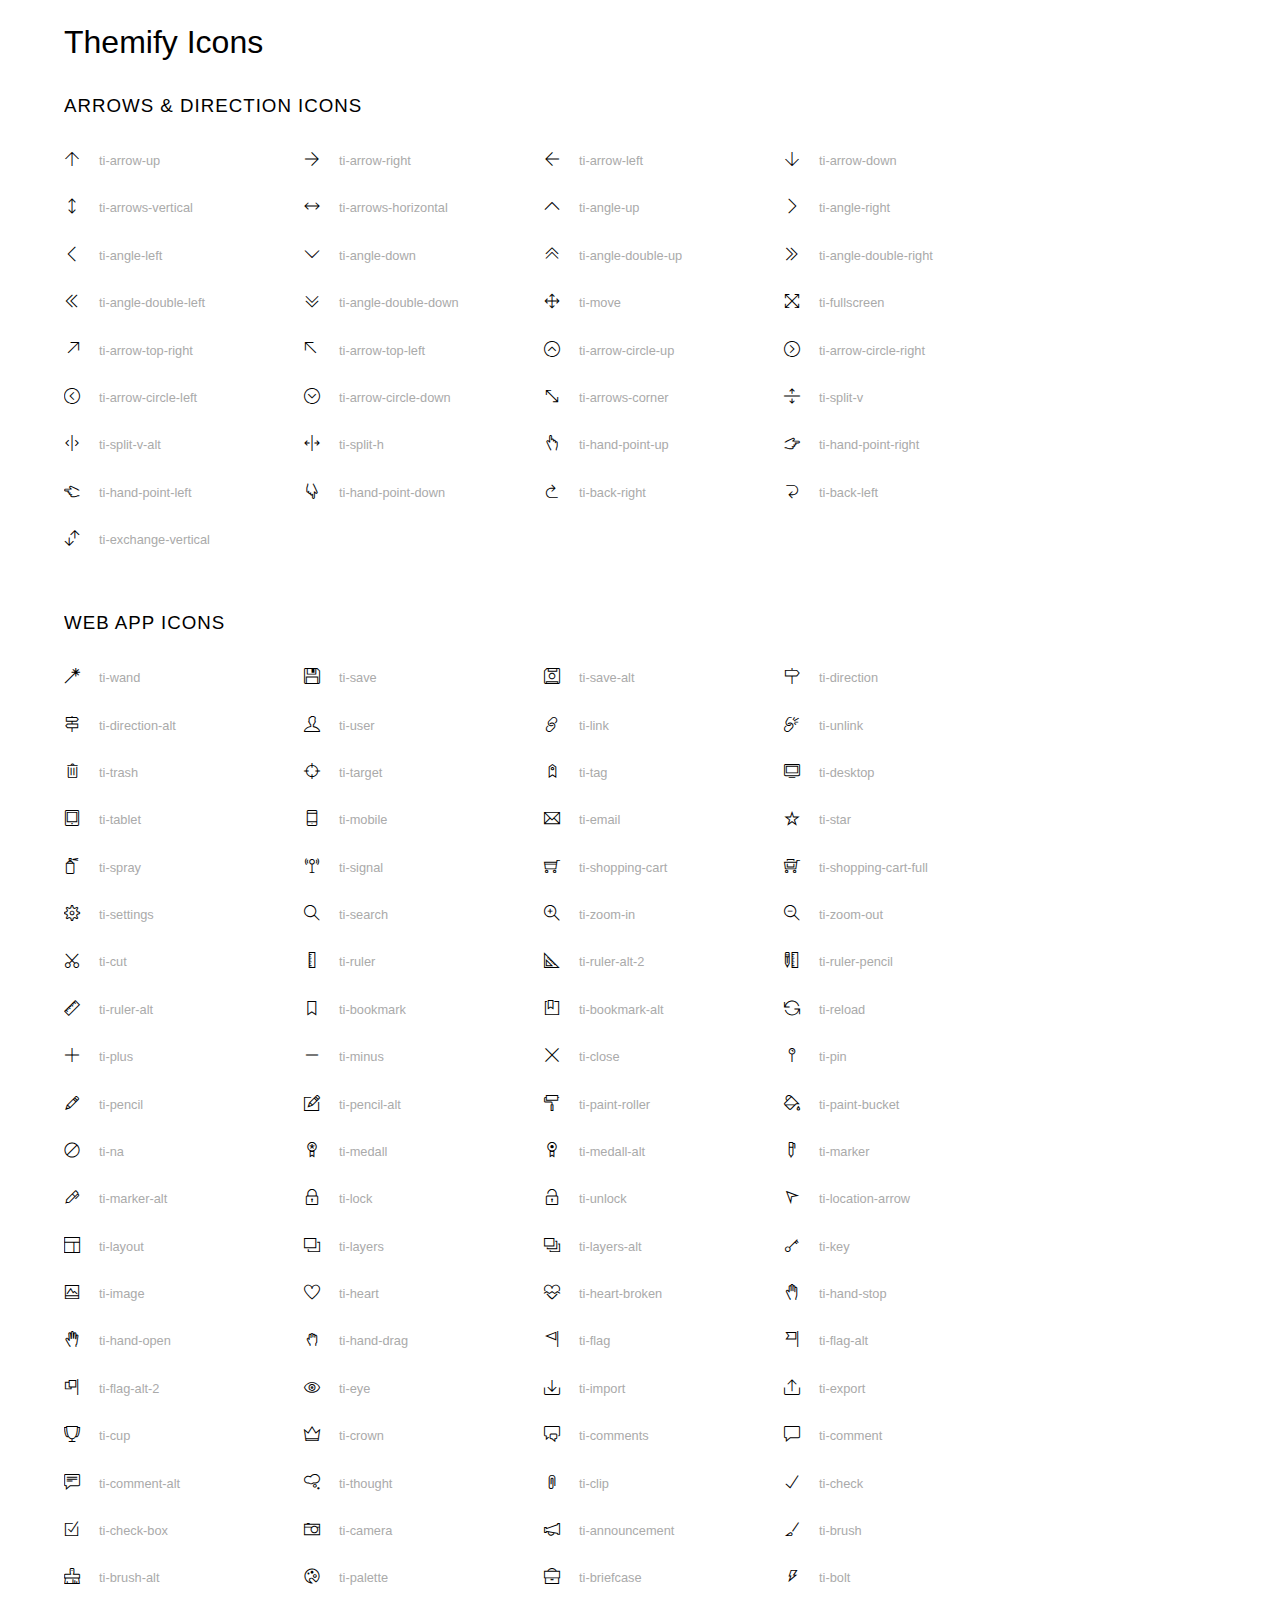
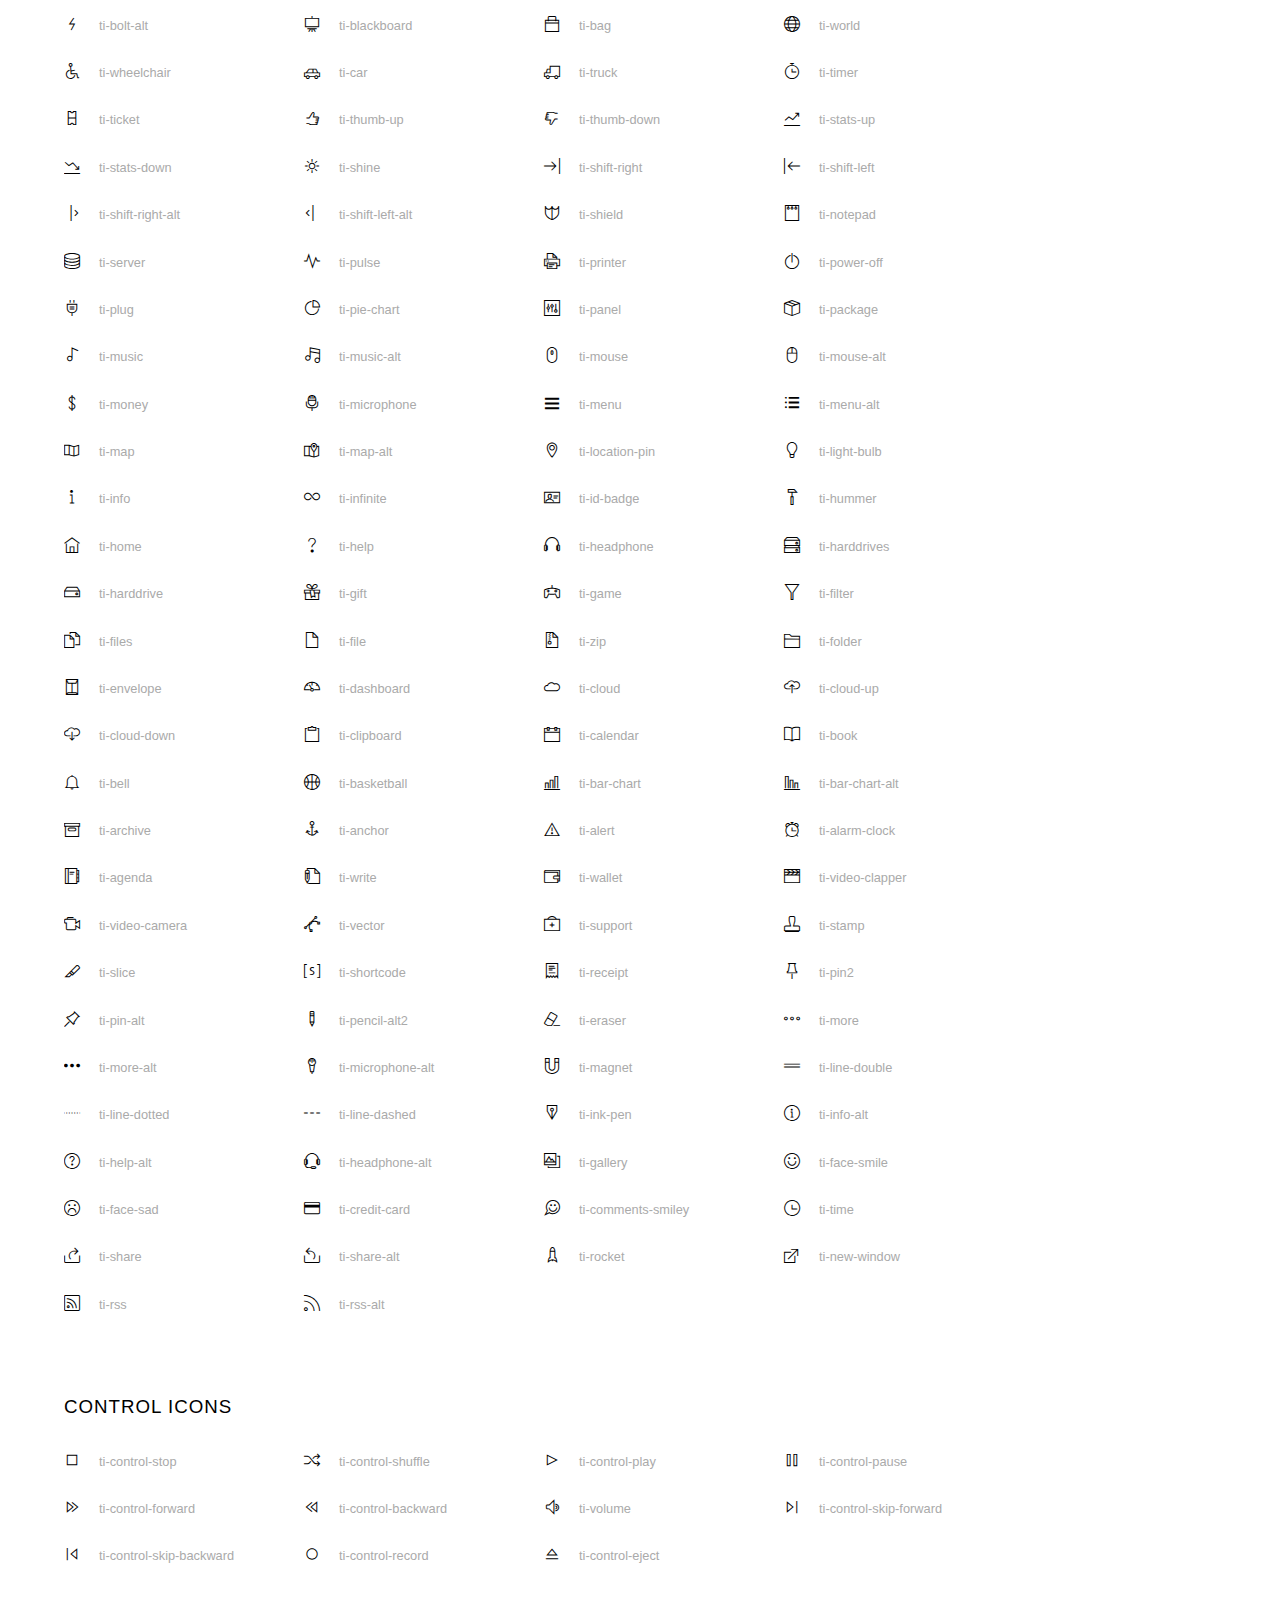
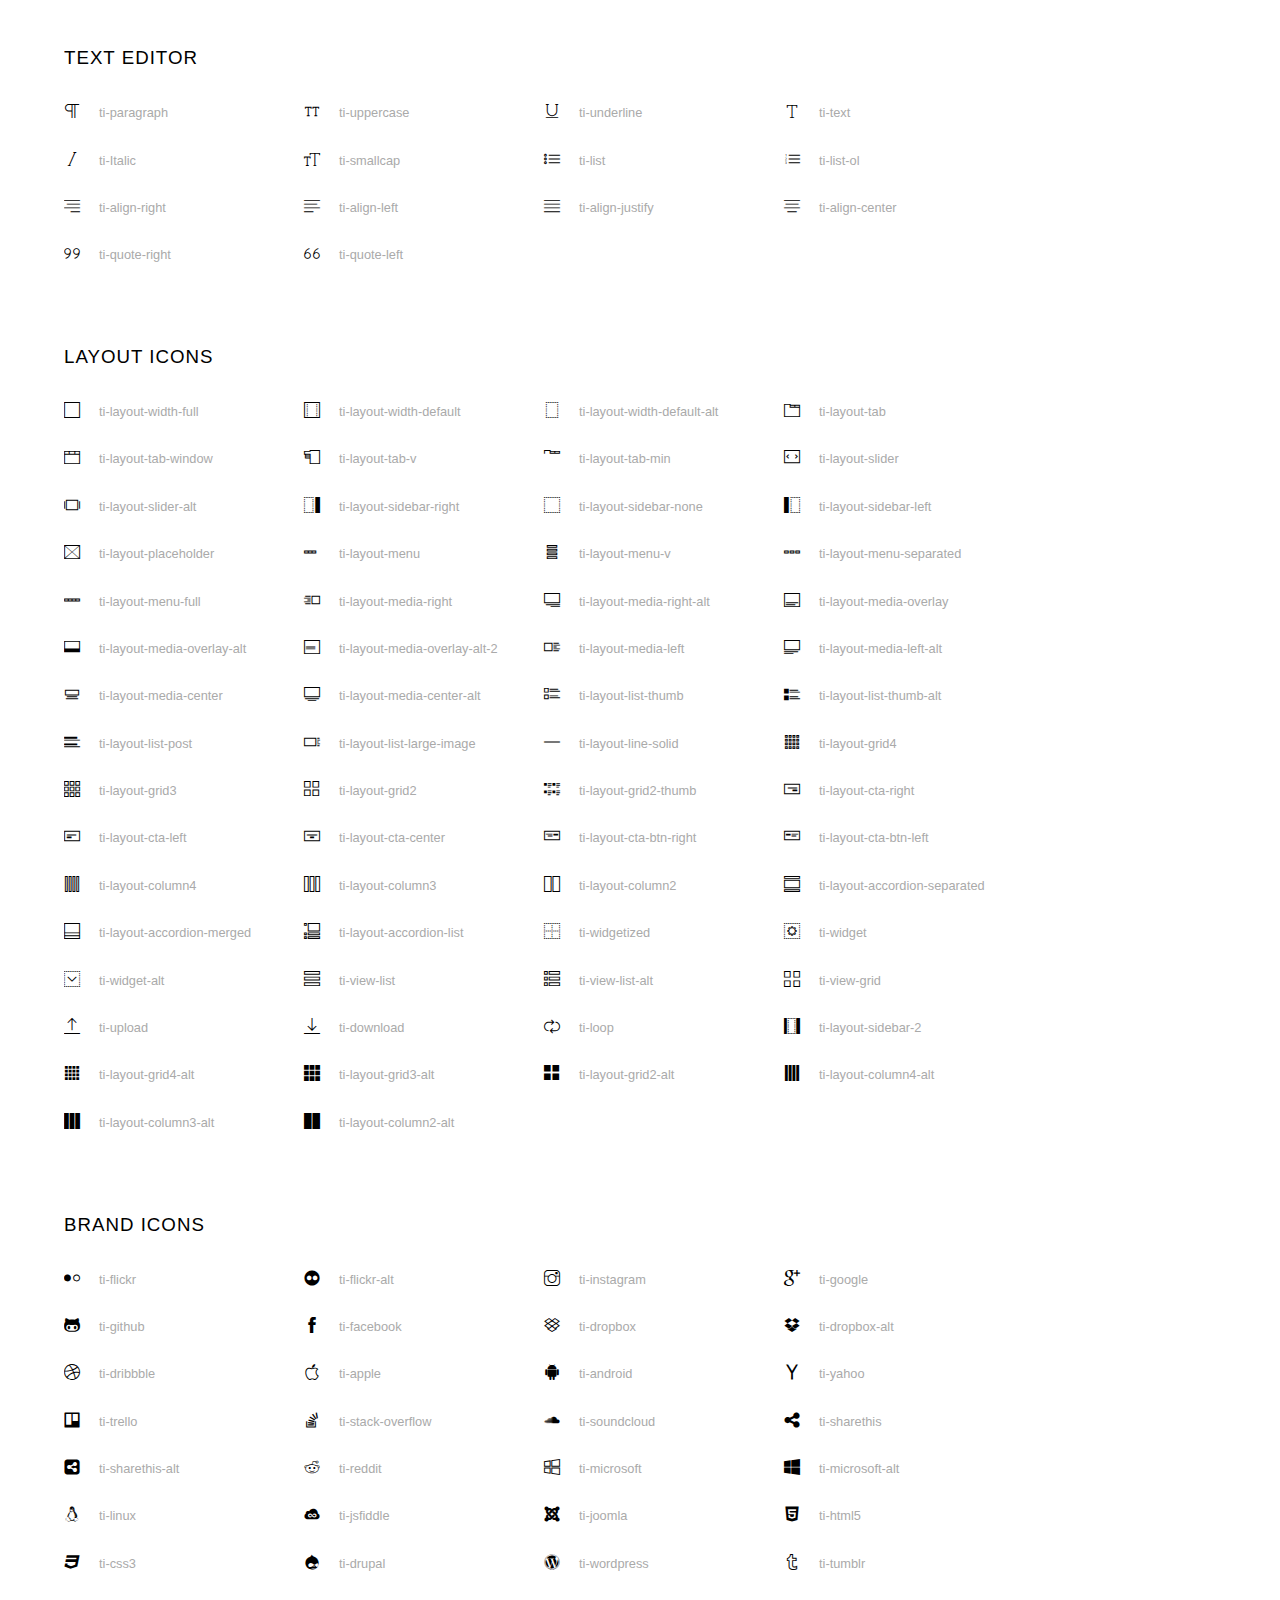
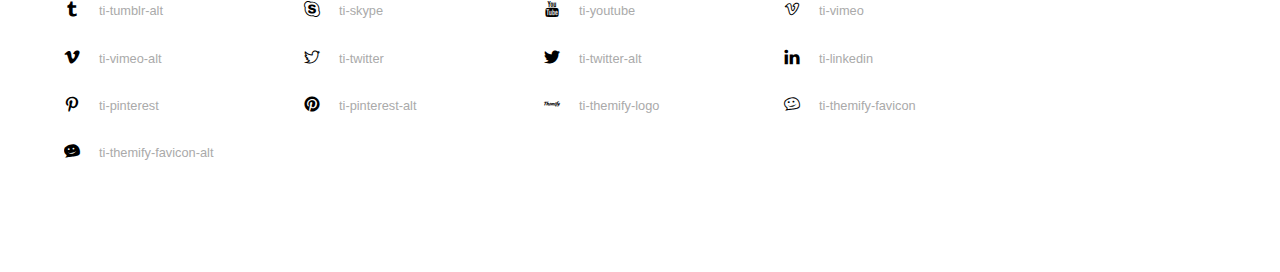
<file: final_project/assets/vendors/iconfonts/ti-icons/index.html>
<!doctype html>
<html>
<head>
	<meta charset="utf-8">
	<title>Themify Icon Font</title>
	<meta name="viewport" content="width=device-width">
	<link rel="stylesheet" href="demo-files/demo.css">
	<link rel="stylesheet" href="css/themify-icons.css">
	<!--[if lt IE 8]><!-->
	<link rel="stylesheet" href="ie7/ie7.css">
	<!--<![endif]-->
</head>
<body>
	<h1>Themify Icons</h1>

	<div class="icon-section">

		<div class="icon-section">
			<h3>Arrows &amp; Direction Icons </h3>

			<div class="icon-container">
				<span class="ti-arrow-up"></span><span class="icon-name"> ti-arrow-up</span>
			</div>
			<div class="icon-container">
				<span class="ti-arrow-right"></span><span class="icon-name"> ti-arrow-right</span>
			</div>
			<div class="icon-container">
				<span class="ti-arrow-left"></span><span class="icon-name"> ti-arrow-left</span>
			</div>
			<div class="icon-container">
				<span class="ti-arrow-down"></span><span class="icon-name"> ti-arrow-down</span>
			</div>
			<div class="icon-container">
				<span class="ti-arrows-vertical"></span><span class="icon-name"> ti-arrows-vertical</span>
			</div>
			<div class="icon-container">
				<span class="ti-arrows-horizontal"></span><span class="icon-name"> ti-arrows-horizontal</span>
			</div>
			<div class="icon-container">
				<span class="ti-angle-up"></span><span class="icon-name"> ti-angle-up</span>
			</div>
			<div class="icon-container">
				<span class="ti-angle-right"></span><span class="icon-name"> ti-angle-right</span>
			</div>
			<div class="icon-container">
				<span class="ti-angle-left"></span><span class="icon-name"> ti-angle-left</span>
			</div>
			<div class="icon-container">
				<span class="ti-angle-down"></span><span class="icon-name"> ti-angle-down</span>
			</div>	
			<div class="icon-container">
				<span class="ti-angle-double-up"></span><span class="icon-name"> ti-angle-double-up</span>
			</div>
			<div class="icon-container">
				<span class="ti-angle-double-right"></span><span class="icon-name"> ti-angle-double-right</span>
			</div>
			<div class="icon-container">
				<span class="ti-angle-double-left"></span><span class="icon-name"> ti-angle-double-left</span>
			</div>
			<div class="icon-container">
				<span class="ti-angle-double-down"></span><span class="icon-name"> ti-angle-double-down</span>
			</div>					
			<div class="icon-container">
				<span class="ti-move"></span><span class="icon-name"> ti-move</span>
			</div>
			<div class="icon-container">
				<span class="ti-fullscreen"></span><span class="icon-name"> ti-fullscreen</span>
			</div>
			<div class="icon-container">
				<span class="ti-arrow-top-right"></span><span class="icon-name"> ti-arrow-top-right</span>
			</div>
			<div class="icon-container">
				<span class="ti-arrow-top-left"></span><span class="icon-name"> ti-arrow-top-left</span>
			</div>
			<div class="icon-container">
				<span class="ti-arrow-circle-up"></span><span class="icon-name"> ti-arrow-circle-up</span>
			</div>
			<div class="icon-container">
				<span class="ti-arrow-circle-right"></span><span class="icon-name"> ti-arrow-circle-right</span>
			</div>
			<div class="icon-container">
				<span class="ti-arrow-circle-left"></span><span class="icon-name"> ti-arrow-circle-left</span>
			</div>
			<div class="icon-container">
				<span class="ti-arrow-circle-down"></span><span class="icon-name"> ti-arrow-circle-down</span>
			</div>
			<div class="icon-container">
				<span class="ti-arrows-corner"></span><span class="icon-name"> ti-arrows-corner</span>
			</div>
			<div class="icon-container">
				<span class="ti-split-v"></span><span class="icon-name"> ti-split-v</span>
			</div>

			<div class="icon-container">
				<span class="ti-split-v-alt"></span><span class="icon-name"> ti-split-v-alt</span>
			</div>
			<div class="icon-container">
				<span class="ti-split-h"></span><span class="icon-name"> ti-split-h</span>
			</div>
			<div class="icon-container">
				<span class="ti-hand-point-up"></span><span class="icon-name"> ti-hand-point-up</span>
			</div>
			<div class="icon-container">
				<span class="ti-hand-point-right"></span><span class="icon-name"> ti-hand-point-right</span>
			</div>
			<div class="icon-container">
				<span class="ti-hand-point-left"></span><span class="icon-name"> ti-hand-point-left</span>
			</div>
			<div class="icon-container">
				<span class="ti-hand-point-down"></span><span class="icon-name"> ti-hand-point-down</span>
			</div>
			<div class="icon-container">
				<span class="ti-back-right"></span><span class="icon-name"> ti-back-right</span>
			</div>
			<div class="icon-container">
				<span class="ti-back-left"></span><span class="icon-name"> ti-back-left</span>
			</div>
			<div class="icon-container">
				<span class="ti-exchange-vertical"></span><span class="icon-name"> ti-exchange-vertical</span>
			</div>

		</div> <!-- Arrows Icons -->



		<h3>Web App Icons</h3>
		
		<div class="icon-section">

			<div class="icon-container">
				<span class="ti-wand"></span><span class="icon-name"> ti-wand</span>
			</div>
			<div class="icon-container">
				<span class="ti-save"></span><span class="icon-name"> ti-save</span>
			</div>
			<div class="icon-container">
				<span class="ti-save-alt"></span><span class="icon-name"> ti-save-alt</span>
			</div>

			<div class="icon-container">
				<span class="ti-direction"></span><span class="icon-name"> ti-direction</span>
			</div>
			<div class="icon-container">
				<span class="ti-direction-alt"></span><span class="icon-name"> ti-direction-alt</span>
			</div>
			<div class="icon-container">
				<span class="ti-user"></span><span class="icon-name"> ti-user</span>
			</div>
			<div class="icon-container">
				<span class="ti-link"></span><span class="icon-name"> ti-link</span>
			</div>
			<div class="icon-container">
				<span class="ti-unlink"></span><span class="icon-name"> ti-unlink</span>
			</div>
			<div class="icon-container">
				<span class="ti-trash"></span><span class="icon-name"> ti-trash</span>
			</div>
			<div class="icon-container">
				<span class="ti-target"></span><span class="icon-name"> ti-target</span>
			</div>
			<div class="icon-container">
				<span class="ti-tag"></span><span class="icon-name"> ti-tag</span>
			</div>
			<div class="icon-container">
				<span class="ti-desktop"></span><span class="icon-name"> ti-desktop</span>
			</div>
			<div class="icon-container">
				<span class="ti-tablet"></span><span class="icon-name"> ti-tablet</span>
			</div>
			<div class="icon-container">
				<span class="ti-mobile"></span><span class="icon-name"> ti-mobile</span>
			</div>
			<div class="icon-container">
				<span class="ti-email"></span><span class="icon-name"> ti-email</span>
			</div>	
			<div class="icon-container">
				<span class="ti-star"></span><span class="icon-name"> ti-star</span>
			</div>
			<div class="icon-container">
				<span class="ti-spray"></span><span class="icon-name"> ti-spray</span>
			</div>
			<div class="icon-container">
				<span class="ti-signal"></span><span class="icon-name"> ti-signal</span>
			</div>
			<div class="icon-container">
				<span class="ti-shopping-cart"></span><span class="icon-name"> ti-shopping-cart</span>
			</div>
			<div class="icon-container">
				<span class="ti-shopping-cart-full"></span><span class="icon-name"> ti-shopping-cart-full</span>
			</div>
			<div class="icon-container">
				<span class="ti-settings"></span><span class="icon-name"> ti-settings</span>
			</div>
			<div class="icon-container">
				<span class="ti-search"></span><span class="icon-name"> ti-search</span>
			</div>
			<div class="icon-container">
				<span class="ti-zoom-in"></span><span class="icon-name"> ti-zoom-in</span>
			</div>
			<div class="icon-container">
				<span class="ti-zoom-out"></span><span class="icon-name"> ti-zoom-out</span>
			</div>
			<div class="icon-container">
				<span class="ti-cut"></span><span class="icon-name"> ti-cut</span>
			</div>
			<div class="icon-container">
				<span class="ti-ruler"></span><span class="icon-name"> ti-ruler</span>
			</div>
			<div class="icon-container">
				<span class="ti-ruler-alt-2"></span><span class="icon-name"> ti-ruler-alt-2</span>
			</div>			
			<div class="icon-container">
				<span class="ti-ruler-pencil"></span><span class="icon-name"> ti-ruler-pencil</span>
			</div>
			<div class="icon-container">
				<span class="ti-ruler-alt"></span><span class="icon-name"> ti-ruler-alt</span>
			</div>
			<div class="icon-container">
				<span class="ti-bookmark"></span><span class="icon-name"> ti-bookmark</span>
			</div>
			<div class="icon-container">
				<span class="ti-bookmark-alt"></span><span class="icon-name"> ti-bookmark-alt</span>
			</div>
			<div class="icon-container">
				<span class="ti-reload"></span><span class="icon-name"> ti-reload</span>
			</div>
			<div class="icon-container">
				<span class="ti-plus"></span><span class="icon-name"> ti-plus</span>
			</div>
			<div class="icon-container">
				<span class="ti-minus"></span><span class="icon-name"> ti-minus</span>
			</div>
			<div class="icon-container">
				<span class="ti-close"></span><span class="icon-name"> ti-close</span>
			</div>			
			<div class="icon-container">
				<span class="ti-pin"></span><span class="icon-name"> ti-pin</span>
			</div>
			<div class="icon-container">
				<span class="ti-pencil"></span><span class="icon-name"> ti-pencil</span>
			</div>
					
		  	<div class="icon-container">
				<span class="ti-pencil-alt"></span><span class="icon-name"> ti-pencil-alt</span>
			</div>
			<div class="icon-container">
				<span class="ti-paint-roller"></span><span class="icon-name"> ti-paint-roller</span>
			</div>
			<div class="icon-container">
				<span class="ti-paint-bucket"></span><span class="icon-name"> ti-paint-bucket</span>
			</div>
			<div class="icon-container">
				<span class="ti-na"></span><span class="icon-name"> ti-na</span>
			</div>
			<div class="icon-container">
				<span class="ti-medall"></span><span class="icon-name"> ti-medall</span>
			</div>
			<div class="icon-container">
				<span class="ti-medall-alt"></span><span class="icon-name"> ti-medall-alt</span>
			</div>
			<div class="icon-container">
				<span class="ti-marker"></span><span class="icon-name"> ti-marker</span>
			</div>
			<div class="icon-container">
				<span class="ti-marker-alt"></span><span class="icon-name"> ti-marker-alt</span>
			</div>

			<div class="icon-container">
				<span class="ti-lock"></span><span class="icon-name"> ti-lock</span>
			</div>
			<div class="icon-container">
				<span class="ti-unlock"></span><span class="icon-name"> ti-unlock</span>
			</div>
			<div class="icon-container">
				<span class="ti-location-arrow"></span><span class="icon-name"> ti-location-arrow</span>
			</div>
			<div class="icon-container">
				<span class="ti-layout"></span><span class="icon-name"> ti-layout</span>
			</div>
			<div class="icon-container">
				<span class="ti-layers"></span><span class="icon-name"> ti-layers</span>
			</div>
			<div class="icon-container">
				<span class="ti-layers-alt"></span><span class="icon-name"> ti-layers-alt</span>
			</div>
			<div class="icon-container">
				<span class="ti-key"></span><span class="icon-name"> ti-key</span>
			</div>
			<div class="icon-container">
				<span class="ti-image"></span><span class="icon-name"> ti-image</span>
			</div>
			<div class="icon-container">
				<span class="ti-heart"></span><span class="icon-name"> ti-heart</span>
			</div>
			<div class="icon-container">
				<span class="ti-heart-broken"></span><span class="icon-name"> ti-heart-broken</span>
			</div>
			<div class="icon-container">
				<span class="ti-hand-stop"></span><span class="icon-name"> ti-hand-stop</span>
			</div>
			<div class="icon-container">
				<span class="ti-hand-open"></span><span class="icon-name"> ti-hand-open</span>
			</div>
			<div class="icon-container">
				<span class="ti-hand-drag"></span><span class="icon-name"> ti-hand-drag</span>
			</div>
			<div class="icon-container">
				<span class="ti-flag"></span><span class="icon-name"> ti-flag</span>
			</div>
			<div class="icon-container">
				<span class="ti-flag-alt"></span><span class="icon-name"> ti-flag-alt</span>
			</div>
			<div class="icon-container">
				<span class="ti-flag-alt-2"></span><span class="icon-name"> ti-flag-alt-2</span>
			</div>
			<div class="icon-container">
				<span class="ti-eye"></span><span class="icon-name"> ti-eye</span>
			</div>
			<div class="icon-container">
				<span class="ti-import"></span><span class="icon-name"> ti-import</span>
			</div>			
			<div class="icon-container">
				<span class="ti-export"></span><span class="icon-name"> ti-export</span>
			</div>
			<div class="icon-container">
				<span class="ti-cup"></span><span class="icon-name"> ti-cup</span>
			</div>
			<div class="icon-container">
				<span class="ti-crown"></span><span class="icon-name"> ti-crown</span>
			</div>
			<div class="icon-container">
				<span class="ti-comments"></span><span class="icon-name"> ti-comments</span>
			</div>
			<div class="icon-container">
				<span class="ti-comment"></span><span class="icon-name"> ti-comment</span>
			</div>
			<div class="icon-container">
				<span class="ti-comment-alt"></span><span class="icon-name"> ti-comment-alt</span>
			</div>
			<div class="icon-container">
				<span class="ti-thought"></span><span class="icon-name"> ti-thought</span>
			</div>			
			<div class="icon-container">
				<span class="ti-clip"></span><span class="icon-name"> ti-clip</span>
			</div>

			<div class="icon-container">
				<span class="ti-check"></span><span class="icon-name"> ti-check</span>
			</div>
			<div class="icon-container">
				<span class="ti-check-box"></span><span class="icon-name"> ti-check-box</span>
			</div>
			<div class="icon-container">
				<span class="ti-camera"></span><span class="icon-name"> ti-camera</span>
			</div>
			<div class="icon-container">
				<span class="ti-announcement"></span><span class="icon-name"> ti-announcement</span>
			</div>
			<div class="icon-container">
				<span class="ti-brush"></span><span class="icon-name"> ti-brush</span>
			</div>
			<div class="icon-container">
				<span class="ti-brush-alt"></span><span class="icon-name"> ti-brush-alt</span>
			</div>
			<div class="icon-container">
				<span class="ti-palette"></span><span class="icon-name"> ti-palette</span>
			</div>			
			<div class="icon-container">
				<span class="ti-briefcase"></span><span class="icon-name"> ti-briefcase</span>
			</div>
			<div class="icon-container">
				<span class="ti-bolt"></span><span class="icon-name"> ti-bolt</span>
			</div>
			<div class="icon-container">
				<span class="ti-bolt-alt"></span><span class="icon-name"> ti-bolt-alt</span>
			</div>
			<div class="icon-container">
				<span class="ti-blackboard"></span><span class="icon-name"> ti-blackboard</span>
			</div>
			<div class="icon-container">
				<span class="ti-bag"></span><span class="icon-name"> ti-bag</span>
			</div>
			<div class="icon-container">
				<span class="ti-world"></span><span class="icon-name"> ti-world</span>
			</div>
			<div class="icon-container">
				<span class="ti-wheelchair"></span><span class="icon-name"> ti-wheelchair</span>
			</div>
			<div class="icon-container">
				<span class="ti-car"></span><span class="icon-name"> ti-car</span>
			</div>
			<div class="icon-container">
				<span class="ti-truck"></span><span class="icon-name"> ti-truck</span>
			</div>
			<div class="icon-container">
				<span class="ti-timer"></span><span class="icon-name"> ti-timer</span>
			</div>
			<div class="icon-container">
				<span class="ti-ticket"></span><span class="icon-name"> ti-ticket</span>
			</div>
			<div class="icon-container">
				<span class="ti-thumb-up"></span><span class="icon-name"> ti-thumb-up</span>
			</div>
			<div class="icon-container">
				<span class="ti-thumb-down"></span><span class="icon-name"> ti-thumb-down</span>
			</div>

			<div class="icon-container">
				<span class="ti-stats-up"></span><span class="icon-name"> ti-stats-up</span>
			</div>
			<div class="icon-container">
				<span class="ti-stats-down"></span><span class="icon-name"> ti-stats-down</span>
			</div>
			<div class="icon-container">
				<span class="ti-shine"></span><span class="icon-name"> ti-shine</span>
			</div>
			<div class="icon-container">
				<span class="ti-shift-right"></span><span class="icon-name"> ti-shift-right</span>
			</div>
			<div class="icon-container">
				<span class="ti-shift-left"></span><span class="icon-name"> ti-shift-left</span>
			</div>

			<div class="icon-container">
				<span class="ti-shift-right-alt"></span><span class="icon-name"> ti-shift-right-alt</span>
			</div>
			<div class="icon-container">
				<span class="ti-shift-left-alt"></span><span class="icon-name"> ti-shift-left-alt</span>
			</div>
			<div class="icon-container">
				<span class="ti-shield"></span><span class="icon-name"> ti-shield</span>
			</div>
			<div class="icon-container">
				<span class="ti-notepad"></span><span class="icon-name"> ti-notepad</span>
			</div>
			<div class="icon-container">
				<span class="ti-server"></span><span class="icon-name"> ti-server</span>
			</div>

			<div class="icon-container">
				<span class="ti-pulse"></span><span class="icon-name"> ti-pulse</span>
			</div>
			<div class="icon-container">
				<span class="ti-printer"></span><span class="icon-name"> ti-printer</span>
			</div>
			<div class="icon-container">
				<span class="ti-power-off"></span><span class="icon-name"> ti-power-off</span>
			</div>
			<div class="icon-container">
				<span class="ti-plug"></span><span class="icon-name"> ti-plug</span>
			</div>
			<div class="icon-container">
				<span class="ti-pie-chart"></span><span class="icon-name"> ti-pie-chart</span>
			</div>

			<div class="icon-container">
				<span class="ti-panel"></span><span class="icon-name"> ti-panel</span>
			</div>
			<div class="icon-container">
				<span class="ti-package"></span><span class="icon-name"> ti-package</span>
			</div>
			<div class="icon-container">
				<span class="ti-music"></span><span class="icon-name"> ti-music</span>
			</div>
			<div class="icon-container">
				<span class="ti-music-alt"></span><span class="icon-name"> ti-music-alt</span>
			</div>
			<div class="icon-container">
				<span class="ti-mouse"></span><span class="icon-name"> ti-mouse</span>
			</div>
			<div class="icon-container">
				<span class="ti-mouse-alt"></span><span class="icon-name"> ti-mouse-alt</span>
			</div>
			<div class="icon-container">
				<span class="ti-money"></span><span class="icon-name"> ti-money</span>
			</div>
			<div class="icon-container">
				<span class="ti-microphone"></span><span class="icon-name"> ti-microphone</span>
			</div>
			<div class="icon-container">
				<span class="ti-menu"></span><span class="icon-name"> ti-menu</span>
			</div>
			<div class="icon-container">
				<span class="ti-menu-alt"></span><span class="icon-name"> ti-menu-alt</span>
			</div>
			<div class="icon-container">
				<span class="ti-map"></span><span class="icon-name"> ti-map</span>
			</div>
			<div class="icon-container">
				<span class="ti-map-alt"></span><span class="icon-name"> ti-map-alt</span>
			</div>

			<div class="icon-container">
				<span class="ti-location-pin"></span><span class="icon-name"> ti-location-pin</span>
			</div>

			<div class="icon-container">
				<span class="ti-light-bulb"></span><span class="icon-name"> ti-light-bulb</span>
			</div>
			<div class="icon-container">
				<span class="ti-info"></span><span class="icon-name"> ti-info</span>
			</div>
			<div class="icon-container">
				<span class="ti-infinite"></span><span class="icon-name"> ti-infinite</span>
			</div>
			<div class="icon-container">
				<span class="ti-id-badge"></span><span class="icon-name"> ti-id-badge</span>
			</div>
			<div class="icon-container">
				<span class="ti-hummer"></span><span class="icon-name"> ti-hummer</span>
			</div>
			<div class="icon-container">
				<span class="ti-home"></span><span class="icon-name"> ti-home</span>
			</div>
			<div class="icon-container">
				<span class="ti-help"></span><span class="icon-name"> ti-help</span>
			</div>
			<div class="icon-container">
				<span class="ti-headphone"></span><span class="icon-name"> ti-headphone</span>
			</div>
			<div class="icon-container">
				<span class="ti-harddrives"></span><span class="icon-name"> ti-harddrives</span>
			</div>
			<div class="icon-container">
				<span class="ti-harddrive"></span><span class="icon-name"> ti-harddrive</span>
			</div>
			<div class="icon-container">
				<span class="ti-gift"></span><span class="icon-name"> ti-gift</span>
			</div>
			<div class="icon-container">
				<span class="ti-game"></span><span class="icon-name"> ti-game</span>
			</div>
			<div class="icon-container">
				<span class="ti-filter"></span><span class="icon-name"> ti-filter</span>
			</div>
			<div class="icon-container">
				<span class="ti-files"></span><span class="icon-name"> ti-files</span>
			</div>
			<div class="icon-container">
				<span class="ti-file"></span><span class="icon-name"> ti-file</span>
			</div>
			<div class="icon-container">
				<span class="ti-zip"></span><span class="icon-name"> ti-zip</span>
			</div>
			<div class="icon-container">
				<span class="ti-folder"></span><span class="icon-name"> ti-folder</span>
			</div>			
			<div class="icon-container">
				<span class="ti-envelope"></span><span class="icon-name"> ti-envelope</span>
			</div>


			<div class="icon-container">
				<span class="ti-dashboard"></span><span class="icon-name"> ti-dashboard</span>
			</div>
			<div class="icon-container">
				<span class="ti-cloud"></span><span class="icon-name"> ti-cloud</span>
			</div>
			<div class="icon-container">
				<span class="ti-cloud-up"></span><span class="icon-name"> ti-cloud-up</span>
			</div>
			<div class="icon-container">
				<span class="ti-cloud-down"></span><span class="icon-name"> ti-cloud-down</span>
			</div>
			<div class="icon-container">
				<span class="ti-clipboard"></span><span class="icon-name"> ti-clipboard</span>
			</div>
			<div class="icon-container">
				<span class="ti-calendar"></span><span class="icon-name"> ti-calendar</span>
			</div>
			<div class="icon-container">
				<span class="ti-book"></span><span class="icon-name"> ti-book</span>
			</div>
			<div class="icon-container">
				<span class="ti-bell"></span><span class="icon-name"> ti-bell</span>
			</div>
			<div class="icon-container">
				<span class="ti-basketball"></span><span class="icon-name"> ti-basketball</span>
			</div>
			<div class="icon-container">
				<span class="ti-bar-chart"></span><span class="icon-name"> ti-bar-chart</span>
			</div>
			<div class="icon-container">
				<span class="ti-bar-chart-alt"></span><span class="icon-name"> ti-bar-chart-alt</span>
			</div>


			<div class="icon-container">
				<span class="ti-archive"></span><span class="icon-name"> ti-archive</span>
			</div>
			<div class="icon-container">
				<span class="ti-anchor"></span><span class="icon-name"> ti-anchor</span>
			</div>

			<div class="icon-container">
				<span class="ti-alert"></span><span class="icon-name"> ti-alert</span>
			</div>
			<div class="icon-container">
				<span class="ti-alarm-clock"></span><span class="icon-name"> ti-alarm-clock</span>
			</div>
			<div class="icon-container">
				<span class="ti-agenda"></span><span class="icon-name"> ti-agenda</span>
			</div>
			<div class="icon-container">
				<span class="ti-write"></span><span class="icon-name"> ti-write</span>
			</div>

			<div class="icon-container">
				<span class="ti-wallet"></span><span class="icon-name"> ti-wallet</span>
			</div>
			<div class="icon-container">
				<span class="ti-video-clapper"></span><span class="icon-name"> ti-video-clapper</span>
			</div>
			<div class="icon-container">
				<span class="ti-video-camera"></span><span class="icon-name"> ti-video-camera</span>
			</div>
			<div class="icon-container">
				<span class="ti-vector"></span><span class="icon-name"> ti-vector</span>
			</div>

			<div class="icon-container">
				<span class="ti-support"></span><span class="icon-name"> ti-support</span>
			</div>
			<div class="icon-container">
				<span class="ti-stamp"></span><span class="icon-name"> ti-stamp</span>
			</div>
			<div class="icon-container">
				<span class="ti-slice"></span><span class="icon-name"> ti-slice</span>
			</div>
			<div class="icon-container">
				<span class="ti-shortcode"></span><span class="icon-name"> ti-shortcode</span>
			</div>
			<div class="icon-container">
				<span class="ti-receipt"></span><span class="icon-name"> ti-receipt</span>
			</div>
			<div class="icon-container">
				<span class="ti-pin2"></span><span class="icon-name"> ti-pin2</span>
			</div>
			<div class="icon-container">
				<span class="ti-pin-alt"></span><span class="icon-name"> ti-pin-alt</span>
			</div>
			<div class="icon-container">
				<span class="ti-pencil-alt2"></span><span class="icon-name"> ti-pencil-alt2</span>
			</div>
			<div class="icon-container">
				<span class="ti-eraser"></span><span class="icon-name"> ti-eraser</span>
			</div>			
			<div class="icon-container">
				<span class="ti-more"></span><span class="icon-name"> ti-more</span>
			</div>
			<div class="icon-container">
				<span class="ti-more-alt"></span><span class="icon-name"> ti-more-alt</span>
			</div>
			<div class="icon-container">
				<span class="ti-microphone-alt"></span><span class="icon-name"> ti-microphone-alt</span>
			</div>
			<div class="icon-container">
				<span class="ti-magnet"></span><span class="icon-name"> ti-magnet</span>
			</div>
			<div class="icon-container">
				<span class="ti-line-double"></span><span class="icon-name"> ti-line-double</span>
			</div>
			<div class="icon-container">
				<span class="ti-line-dotted"></span><span class="icon-name"> ti-line-dotted</span>
			</div>
			<div class="icon-container">
				<span class="ti-line-dashed"></span><span class="icon-name"> ti-line-dashed</span>
			</div>

			<div class="icon-container">
				<span class="ti-ink-pen"></span><span class="icon-name"> ti-ink-pen</span>
			</div>
			<div class="icon-container">
				<span class="ti-info-alt"></span><span class="icon-name"> ti-info-alt</span>
			</div>
			<div class="icon-container">
				<span class="ti-help-alt"></span><span class="icon-name"> ti-help-alt</span>
			</div>
			<div class="icon-container">
				<span class="ti-headphone-alt"></span><span class="icon-name"> ti-headphone-alt</span>
			</div>

			<div class="icon-container">
				<span class="ti-gallery"></span><span class="icon-name"> ti-gallery</span>
			</div>
			<div class="icon-container">
				<span class="ti-face-smile"></span><span class="icon-name"> ti-face-smile</span>
			</div>
			<div class="icon-container">
				<span class="ti-face-sad"></span><span class="icon-name"> ti-face-sad</span>
			</div>
			<div class="icon-container">
				<span class="ti-credit-card"></span><span class="icon-name"> ti-credit-card</span>
			</div>
			<div class="icon-container">
				<span class="ti-comments-smiley"></span><span class="icon-name"> ti-comments-smiley</span>
			</div>
			<div class="icon-container">
				<span class="ti-time"></span><span class="icon-name"> ti-time</span>
			</div>
			<div class="icon-container">
				<span class="ti-share"></span><span class="icon-name"> ti-share</span>
			</div>
			<div class="icon-container">
				<span class="ti-share-alt"></span><span class="icon-name"> ti-share-alt</span>
			</div>
			<div class="icon-container">
				<span class="ti-rocket"></span><span class="icon-name"> ti-rocket</span>
			</div>

			<div class="icon-container">
				<span class="ti-new-window"></span><span class="icon-name"> ti-new-window</span>
			</div>

			<div class="icon-container">
				<span class="ti-rss"></span><span class="icon-name"> ti-rss</span>
			</div>

			<div class="icon-container">
				<span class="ti-rss-alt"></span><span class="icon-name"> ti-rss-alt</span>
			</div>
			
		</div><!-- Web App Icons -->


		<div class="icon-section">
			<h3>Control Icons</h3>
			<div class="icon-container">
				<span class="ti-control-stop"></span><span class="icon-name"> ti-control-stop</span>
			</div>
			<div class="icon-container">
				<span class="ti-control-shuffle"></span><span class="icon-name"> ti-control-shuffle</span>
			</div>
			<div class="icon-container">
				<span class="ti-control-play"></span><span class="icon-name"> ti-control-play</span>
			</div>
			<div class="icon-container">
				<span class="ti-control-pause"></span><span class="icon-name"> ti-control-pause</span>
			</div>
			<div class="icon-container">
				<span class="ti-control-forward"></span><span class="icon-name"> ti-control-forward</span>
			</div>
			<div class="icon-container">
				<span class="ti-control-backward"></span><span class="icon-name"> ti-control-backward</span>
			</div>	
			<div class="icon-container">
				<span class="ti-volume"></span><span class="icon-name"> ti-volume</span>
			</div>
			<div class="icon-container">
				<span class="ti-control-skip-forward"></span><span class="icon-name"> ti-control-skip-forward</span>
			</div>
			<div class="icon-container">
				<span class="ti-control-skip-backward"></span><span class="icon-name"> ti-control-skip-backward</span>
			</div>
			<div class="icon-container">
				<span class="ti-control-record"></span><span class="icon-name"> ti-control-record</span>
			</div>
			<div class="icon-container">
				<span class="ti-control-eject"></span><span class="icon-name"> ti-control-eject</span>
			</div>			
		</div> <!-- Control Icons -->


		<div class="icon-section">
			<h3>Text Editor</h3>

			<div class="icon-container">
				<span class="ti-paragraph"></span><span class="icon-name"> ti-paragraph</span>
			</div>
			<div class="icon-container">
				<span class="ti-uppercase"></span><span class="icon-name"> ti-uppercase</span>
			</div>

			<div class="icon-container">
				<span class="ti-underline"></span><span class="icon-name"> ti-underline</span>
			</div>
			<div class="icon-container">
				<span class="ti-text"></span><span class="icon-name"> ti-text</span>
			</div>
			<div class="icon-container">
				<span class="ti-Italic"></span><span class="icon-name"> ti-Italic</span>
			</div>
			<div class="icon-container">
				<span class="ti-smallcap"></span><span class="icon-name"> ti-smallcap</span>
			</div>
			<div class="icon-container">
				<span class="ti-list"></span><span class="icon-name"> ti-list</span>
			</div>
			<div class="icon-container">
				<span class="ti-list-ol"></span><span class="icon-name"> ti-list-ol</span>
			</div>
			<div class="icon-container">
				<span class="ti-align-right"></span><span class="icon-name"> ti-align-right</span>
			</div>
			<div class="icon-container">
				<span class="ti-align-left"></span><span class="icon-name"> ti-align-left</span>
			</div>
			<div class="icon-container">
				<span class="ti-align-justify"></span><span class="icon-name"> ti-align-justify</span>
			</div>
			<div class="icon-container">
				<span class="ti-align-center"></span><span class="icon-name"> ti-align-center</span>
			</div>
			<div class="icon-container">
				<span class="ti-quote-right"></span><span class="icon-name"> ti-quote-right</span>
			</div>
			<div class="icon-container">
				<span class="ti-quote-left"></span><span class="icon-name"> ti-quote-left</span>
			</div>

		</div> <!-- Text Editor -->



		<div class="icon-section">
			<h3>Layout Icons</h3>
			<div class="icon-container">
				<span class="ti-layout-width-full"></span><span class="icon-name"> ti-layout-width-full</span>
			</div>
			<div class="icon-container">
				<span class="ti-layout-width-default"></span><span class="icon-name"> ti-layout-width-default</span>
			</div>
			<div class="icon-container">
				<span class="ti-layout-width-default-alt"></span><span class="icon-name"> ti-layout-width-default-alt</span>
			</div>
			<div class="icon-container">
				<span class="ti-layout-tab"></span><span class="icon-name"> ti-layout-tab</span>
			</div>
			<div class="icon-container">
				<span class="ti-layout-tab-window"></span><span class="icon-name"> ti-layout-tab-window</span>
			</div>
			<div class="icon-container">
				<span class="ti-layout-tab-v"></span><span class="icon-name"> ti-layout-tab-v</span>
			</div>
			<div class="icon-container">
				<span class="ti-layout-tab-min"></span><span class="icon-name"> ti-layout-tab-min</span>
			</div>
			<div class="icon-container">
				<span class="ti-layout-slider"></span><span class="icon-name"> ti-layout-slider</span>
			</div>
			<div class="icon-container">
				<span class="ti-layout-slider-alt"></span><span class="icon-name"> ti-layout-slider-alt</span>
			</div>
			<div class="icon-container">
				<span class="ti-layout-sidebar-right"></span><span class="icon-name"> ti-layout-sidebar-right</span>
			</div>
			<div class="icon-container">
				<span class="ti-layout-sidebar-none"></span><span class="icon-name"> ti-layout-sidebar-none</span>
			</div>
			<div class="icon-container">
				<span class="ti-layout-sidebar-left"></span><span class="icon-name"> ti-layout-sidebar-left</span>
			</div>
			<div class="icon-container">
				<span class="ti-layout-placeholder"></span><span class="icon-name"> ti-layout-placeholder</span>
			</div>
			<div class="icon-container">
				<span class="ti-layout-menu"></span><span class="icon-name"> ti-layout-menu</span>
			</div>
			<div class="icon-container">
				<span class="ti-layout-menu-v"></span><span class="icon-name"> ti-layout-menu-v</span>
			</div>
			<div class="icon-container">
				<span class="ti-layout-menu-separated"></span><span class="icon-name"> ti-layout-menu-separated</span>
			</div>
			<div class="icon-container">
				<span class="ti-layout-menu-full"></span><span class="icon-name"> ti-layout-menu-full</span>
			</div>
			<div class="icon-container">
				<span class="ti-layout-media-right"></span><span class="icon-name"> ti-layout-media-right</span>
			</div>
			<div class="icon-container">
				<span class="ti-layout-media-right-alt"></span><span class="icon-name"> ti-layout-media-right-alt</span>
			</div>
			<div class="icon-container">
				<span class="ti-layout-media-overlay"></span><span class="icon-name"> ti-layout-media-overlay</span>
			</div>
			<div class="icon-container">
				<span class="ti-layout-media-overlay-alt"></span><span class="icon-name"> ti-layout-media-overlay-alt</span>
			</div>
			<div class="icon-container">
				<span class="ti-layout-media-overlay-alt-2"></span><span class="icon-name"> ti-layout-media-overlay-alt-2</span>
			</div>
			<div class="icon-container">
				<span class="ti-layout-media-left"></span><span class="icon-name"> ti-layout-media-left</span>
			</div>
			<div class="icon-container">
				<span class="ti-layout-media-left-alt"></span><span class="icon-name"> ti-layout-media-left-alt</span>
			</div>
			<div class="icon-container">
				<span class="ti-layout-media-center"></span><span class="icon-name"> ti-layout-media-center</span>
			</div>
			<div class="icon-container">
				<span class="ti-layout-media-center-alt"></span><span class="icon-name"> ti-layout-media-center-alt</span>
			</div>
			<div class="icon-container">
				<span class="ti-layout-list-thumb"></span><span class="icon-name"> ti-layout-list-thumb</span>
			</div>
			<div class="icon-container">
				<span class="ti-layout-list-thumb-alt"></span><span class="icon-name"> ti-layout-list-thumb-alt</span>
			</div>
			<div class="icon-container">
				<span class="ti-layout-list-post"></span><span class="icon-name"> ti-layout-list-post</span>
			</div>
			<div class="icon-container">
				<span class="ti-layout-list-large-image"></span><span class="icon-name"> ti-layout-list-large-image</span>
			</div>
			<div class="icon-container">
				<span class="ti-layout-line-solid"></span><span class="icon-name"> ti-layout-line-solid</span>
			</div>
			<div class="icon-container">
				<span class="ti-layout-grid4"></span><span class="icon-name"> ti-layout-grid4</span>
			</div>
			<div class="icon-container">
				<span class="ti-layout-grid3"></span><span class="icon-name"> ti-layout-grid3</span>
			</div>
			<div class="icon-container">
				<span class="ti-layout-grid2"></span><span class="icon-name"> ti-layout-grid2</span>
			</div>
			<div class="icon-container">
				<span class="ti-layout-grid2-thumb"></span><span class="icon-name"> ti-layout-grid2-thumb</span>
			</div>
			<div class="icon-container">
				<span class="ti-layout-cta-right"></span><span class="icon-name"> ti-layout-cta-right</span>
			</div>
			<div class="icon-container">
				<span class="ti-layout-cta-left"></span><span class="icon-name"> ti-layout-cta-left</span>
			</div>
			<div class="icon-container">
				<span class="ti-layout-cta-center"></span><span class="icon-name"> ti-layout-cta-center</span>
			</div>
			<div class="icon-container">
				<span class="ti-layout-cta-btn-right"></span><span class="icon-name"> ti-layout-cta-btn-right</span>
			</div>
			<div class="icon-container">
				<span class="ti-layout-cta-btn-left"></span><span class="icon-name"> ti-layout-cta-btn-left</span>
			</div>
			<div class="icon-container">
				<span class="ti-layout-column4"></span><span class="icon-name"> ti-layout-column4</span>
			</div>
			<div class="icon-container">
				<span class="ti-layout-column3"></span><span class="icon-name"> ti-layout-column3</span>
			</div>
			<div class="icon-container">
				<span class="ti-layout-column2"></span><span class="icon-name"> ti-layout-column2</span>
			</div>
			<div class="icon-container">
				<span class="ti-layout-accordion-separated"></span><span class="icon-name"> ti-layout-accordion-separated</span>
			</div>
			<div class="icon-container">
				<span class="ti-layout-accordion-merged"></span><span class="icon-name"> ti-layout-accordion-merged</span>
			</div>
			<div class="icon-container">
				<span class="ti-layout-accordion-list"></span><span class="icon-name"> ti-layout-accordion-list</span>
			</div>
			<div class="icon-container">
				<span class="ti-widgetized"></span><span class="icon-name"> ti-widgetized</span>
			</div>
			<div class="icon-container">
				<span class="ti-widget"></span><span class="icon-name"> ti-widget</span>
			</div>
			<div class="icon-container">
				<span class="ti-widget-alt"></span><span class="icon-name"> ti-widget-alt</span>
			</div>
			<div class="icon-container">
				<span class="ti-view-list"></span><span class="icon-name"> ti-view-list</span>
			</div>
			<div class="icon-container">
				<span class="ti-view-list-alt"></span><span class="icon-name"> ti-view-list-alt</span>
			</div>
			<div class="icon-container">
				<span class="ti-view-grid"></span><span class="icon-name"> ti-view-grid</span>
			</div>
			<div class="icon-container">
				<span class="ti-upload"></span><span class="icon-name"> ti-upload</span>
			</div>
			<div class="icon-container">
				<span class="ti-download"></span><span class="icon-name"> ti-download</span>
			</div>	
			<div class="icon-container">
				<span class="ti-loop"></span><span class="icon-name"> ti-loop</span>
			</div>
			<div class="icon-container">
				<span class="ti-layout-sidebar-2"></span><span class="icon-name"> ti-layout-sidebar-2</span>
			</div>
			<div class="icon-container">
				<span class="ti-layout-grid4-alt"></span><span class="icon-name"> ti-layout-grid4-alt</span>
			</div>
			<div class="icon-container">
				<span class="ti-layout-grid3-alt"></span><span class="icon-name"> ti-layout-grid3-alt</span>
			</div>
			<div class="icon-container">
				<span class="ti-layout-grid2-alt"></span><span class="icon-name"> ti-layout-grid2-alt</span>
			</div>
			<div class="icon-container">
				<span class="ti-layout-column4-alt"></span><span class="icon-name"> ti-layout-column4-alt</span>
			</div>
			<div class="icon-container">
				<span class="ti-layout-column3-alt"></span><span class="icon-name"> ti-layout-column3-alt</span>
			</div>
			<div class="icon-container">
				<span class="ti-layout-column2-alt"></span><span class="icon-name"> ti-layout-column2-alt</span>
			</div>		


		</div> <!-- Layout Icons -->


		<div class="icon-section">
			<h3>Brand Icons</h3>

			<div class="icon-container">
				<span class="ti-flickr"></span><span class="icon-name"> ti-flickr</span>
			</div>
			<div class="icon-container">
				<span class="ti-flickr-alt"></span><span class="icon-name"> ti-flickr-alt</span>
			</div>			
			<div class="icon-container">
				<span class="ti-instagram"></span><span class="icon-name"> ti-instagram</span>
			</div>
			<div class="icon-container">
				<span class="ti-google"></span><span class="icon-name"> ti-google</span>
			</div>
			<div class="icon-container">
				<span class="ti-github"></span><span class="icon-name"> ti-github</span>
			</div>

			<div class="icon-container">
				<span class="ti-facebook"></span><span class="icon-name"> ti-facebook</span>
			</div>
			<div class="icon-container">
				<span class="ti-dropbox"></span><span class="icon-name"> ti-dropbox</span>
			</div>
			<div class="icon-container">
				<span class="ti-dropbox-alt"></span><span class="icon-name"> ti-dropbox-alt</span>
			</div>
			<div class="icon-container">
				<span class="ti-dribbble"></span><span class="icon-name"> ti-dribbble</span>
			</div>
			<div class="icon-container">
				<span class="ti-apple"></span><span class="icon-name"> ti-apple</span>
			</div>
			<div class="icon-container">
				<span class="ti-android"></span><span class="icon-name"> ti-android</span>
			</div>
			<div class="icon-container">
				<span class="ti-yahoo"></span><span class="icon-name"> ti-yahoo</span>
			</div>
			<div class="icon-container">
				<span class="ti-trello"></span><span class="icon-name"> ti-trello</span>
			</div>
			<div class="icon-container">
				<span class="ti-stack-overflow"></span><span class="icon-name"> ti-stack-overflow</span>
			</div>
			<div class="icon-container">
				<span class="ti-soundcloud"></span><span class="icon-name"> ti-soundcloud</span>
			</div>
			<div class="icon-container">
				<span class="ti-sharethis"></span><span class="icon-name"> ti-sharethis</span>
			</div>
			<div class="icon-container">
				<span class="ti-sharethis-alt"></span><span class="icon-name"> ti-sharethis-alt</span>
			</div>
			<div class="icon-container">
				<span class="ti-reddit"></span><span class="icon-name"> ti-reddit</span>
			</div>

			<div class="icon-container">
				<span class="ti-microsoft"></span><span class="icon-name"> ti-microsoft</span>
			</div>
			<div class="icon-container">
				<span class="ti-microsoft-alt"></span><span class="icon-name"> ti-microsoft-alt</span>
			</div>
			<div class="icon-container">
				<span class="ti-linux"></span><span class="icon-name"> ti-linux</span>
			</div>
			<div class="icon-container">
				<span class="ti-jsfiddle"></span><span class="icon-name"> ti-jsfiddle</span>
			</div>
			<div class="icon-container">
				<span class="ti-joomla"></span><span class="icon-name"> ti-joomla</span>
			</div>
			<div class="icon-container">
				<span class="ti-html5"></span><span class="icon-name"> ti-html5</span>
			</div>
			<div class="icon-container">
				<span class="ti-css3"></span><span class="icon-name"> ti-css3</span>
			</div>	
			<div class="icon-container">
				<span class="ti-drupal"></span><span class="icon-name"> ti-drupal</span>
			</div>
			<div class="icon-container">
				<span class="ti-wordpress"></span><span class="icon-name"> ti-wordpress</span>
			</div>		
			<div class="icon-container">
				<span class="ti-tumblr"></span><span class="icon-name"> ti-tumblr</span>
			</div>
			<div class="icon-container">
				<span class="ti-tumblr-alt"></span><span class="icon-name"> ti-tumblr-alt</span>
			</div>
			<div class="icon-container">
				<span class="ti-skype"></span><span class="icon-name"> ti-skype</span>
			</div>
			<div class="icon-container">
				<span class="ti-youtube"></span><span class="icon-name"> ti-youtube</span>
			</div>
			<div class="icon-container">
				<span class="ti-vimeo"></span><span class="icon-name"> ti-vimeo</span>
			</div>
			<div class="icon-container">
				<span class="ti-vimeo-alt"></span><span class="icon-name"> ti-vimeo-alt</span>
			</div>			
			<div class="icon-container">
				<span class="ti-twitter"></span><span class="icon-name"> ti-twitter</span>
			</div>
			<div class="icon-container">
				<span class="ti-twitter-alt"></span><span class="icon-name"> ti-twitter-alt</span>
			</div>
			<div class="icon-container">
				<span class="ti-linkedin"></span><span class="icon-name"> ti-linkedin</span>
			</div>
			<div class="icon-container">
				<span class="ti-pinterest"></span><span class="icon-name"> ti-pinterest</span>
			</div>

			<div class="icon-container">
				<span class="ti-pinterest-alt"></span><span class="icon-name"> ti-pinterest-alt</span>
			</div>
			<div class="icon-container">
				<span class="ti-themify-logo"></span><span class="icon-name"> ti-themify-logo</span>
			</div>
			<div class="icon-container">
				<span class="ti-themify-favicon"></span><span class="icon-name"> ti-themify-favicon</span>
			</div>
			<div class="icon-container">
				<span class="ti-themify-favicon-alt"></span><span class="icon-name"> ti-themify-favicon-alt</span>
			</div>

		</div> <!-- brand Icons -->

	</div>

</body>
</html>
</file>
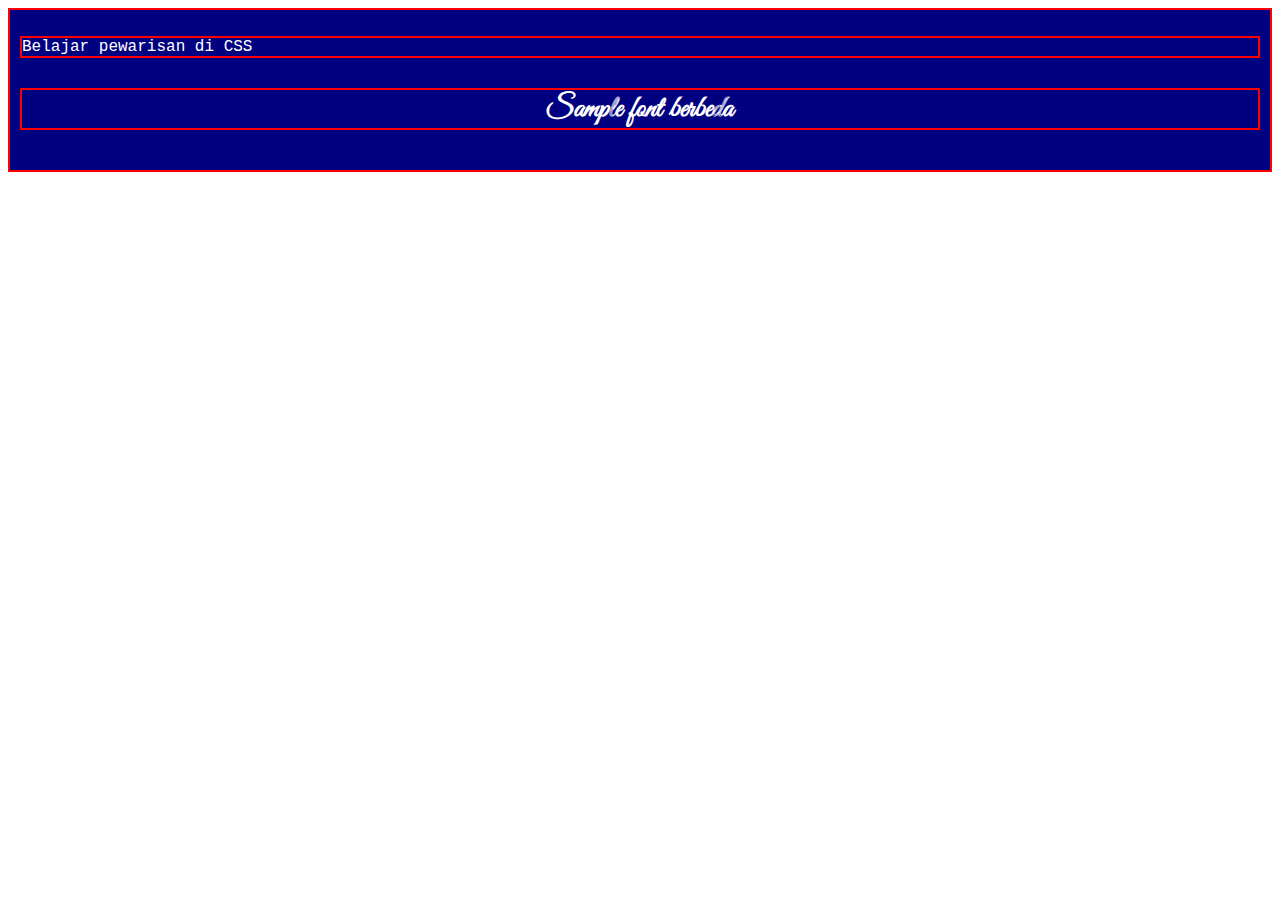
<file: pertemuan_2/index2.html>
<!DOCTYPE html>
<html>
<head>
	<title>Pewarisan Di CSS</title>
	<style type="text/css">
		.container {
			border: 2px solid red;
			background-color: #000080;
			color: white;
			padding: 10px;
		}

		div p {
			border: inherit;
			font-family: Courier, monospace;
		}

		@font-face {
			font-family: "Font001";
			src: url('font/GreatVibes-Regular.otf');
		}

		div .font1 {
			font-family: Font001;
			font-size: 30px;
			font-weight: bold;
			text-align: center;
		}
	</style>
</head>
<body>
	<div class="container">
		<p>Belajar pewarisan di CSS</p>
		<p class="font1">Sample font berbeda</p>
	</div>
</body>
</html>
</file>
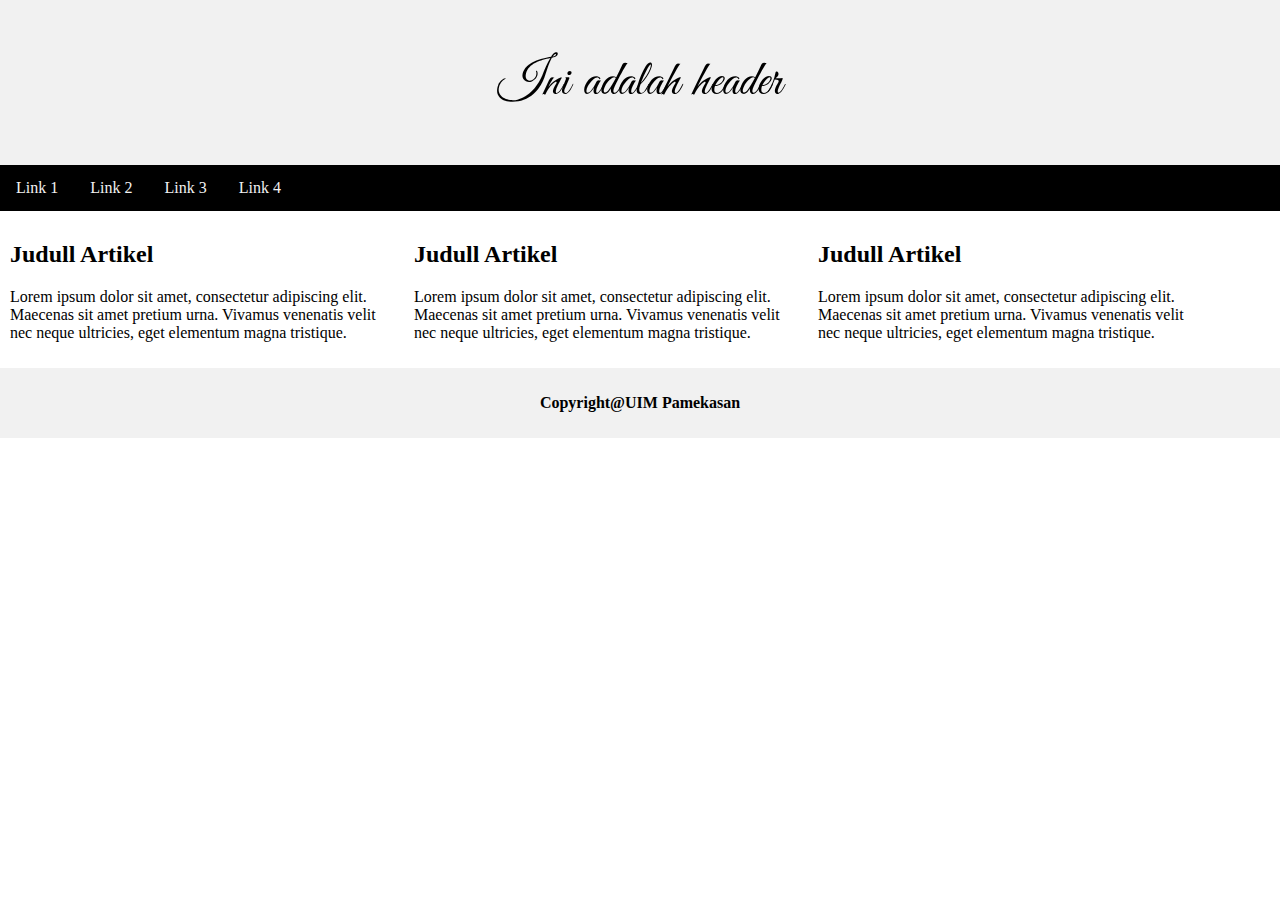
<file: pertemuan_2/index3.html>
<!DOCTYPE html>
<html>
<head>
	<title>Belajar Membuat Layout</title>
	<meta charset="utf-8">
	<meta neme="viewport" content="width=device-width, initial scale=1">
	<link href='css/main.css' rel='stylesheet' type='text/css' />
</head>
<body>
	<div class="container">
		<div class="header">
			<p>Ini adalah header</p>
		</div>

		<div class="topnavbar">
			<a href="#">Link 1</a>
			<a href="#">Link 2</a>
			<a href="#">Link 3</a>
			<a href="#">Link 4</a>
		</div>

		<div class="row">
			<div class="column">
				<h2>Judull Artikel</h2>
				<p>
					Lorem ipsum dolor sit amet, consectetur adipiscing elit. Maecenas sit amet pretium urna. Vivamus venenatis velit nec neque ultricies, eget elementum magna tristique.
				</p>
			</div>
			<div class="column">
				<h2>Judull Artikel</h2>
				<p>
					Lorem ipsum dolor sit amet, consectetur adipiscing elit. Maecenas sit amet pretium urna. Vivamus venenatis velit nec neque ultricies, eget elementum magna tristique.
				</p>
			</div>
			<div class="column">
				<h2>Judull Artikel</h2>
				<p>
					Lorem ipsum dolor sit amet, consectetur adipiscing elit. Maecenas sit amet pretium urna. Vivamus venenatis velit nec neque ultricies, eget elementum magna tristique.
				</p>
			</div>
		</div>

		<div class="footer">
			<b><p>Copyright@UIM Pamekasan</p></b>
		</div>
	</div>
</body>
</html>
</file>
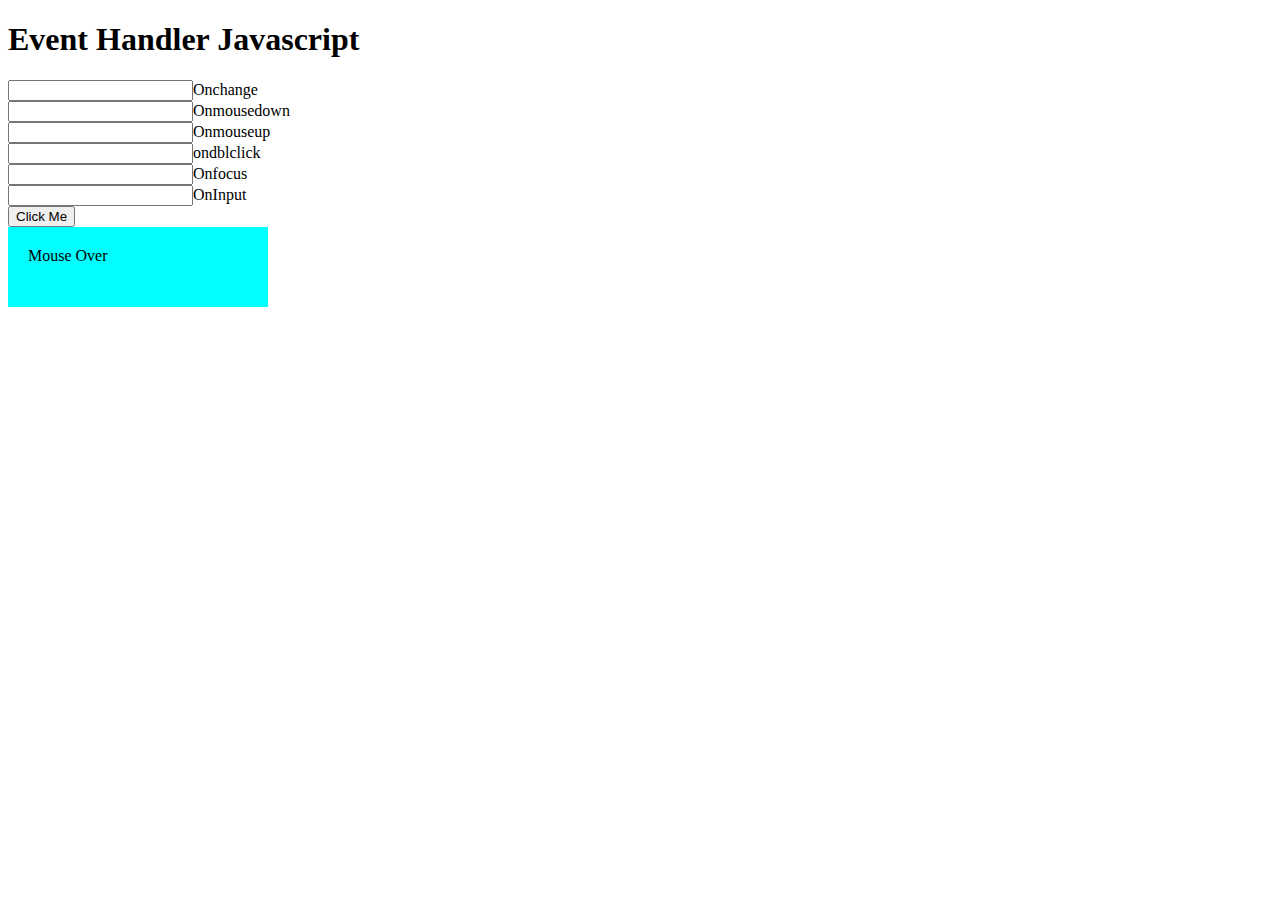
<file: pertemuan_3/event_handler.html>
<!DOCTYPE html>
<html>
<head>
	<meta charset="UTF-8">
	<title>Event Handler Javascript</title>
</head>
<body onload="alert('Selamat belajar javascript')">
	<h1>Event Handler Javascript</h1>

	<input type="text" onchange="event_change(this)">Onchange<br/>
	<input type="text" onmousedown="event_change(this)">Onmousedown<br/>
	<input type="text" onmouseup="event_change(this)">Onmouseup<br/>
	<input type="text" ondblclick="event_change(this)">ondblclick<br/>
	<input type="text" onfocus="event_change(this)">Onfocus<br/>
	<input type="text" oninput="on_input(this)">OnInput<br/>

	<input type="button" value="Click Me" onclick="event_click()">
	<div id="result"></div>
	<div style="background: aqua; width: 220px; height: 40px; padding: 20px;" onmouseover="mOver(this)" onmouseout="mOut(this)">Mouse Over</div>

	<script type="text/javascript">
		var dom = document.getElementById("result");

		function event_change(arg) {
			arg.value = arg.value.toUpperCase();
		}

		function on_input(arg) {
			dom.innerHTML = arg.value;
		}

		function event_click() {
			dom.innerHTML = "CLICK ME";
		}

		function mOver(arg) {
			arg.innerHTML = "Thank you broo!!";
			arg.style.background = "red";
			arg.style.color = "white";
		}

		function mOut(arg) {
			arg.innerHTML = "Mouse Over";
			arg.style.background = "aqua";
			arg.style.color = "black";
		}

	</script>
</body>
</html>
</file>
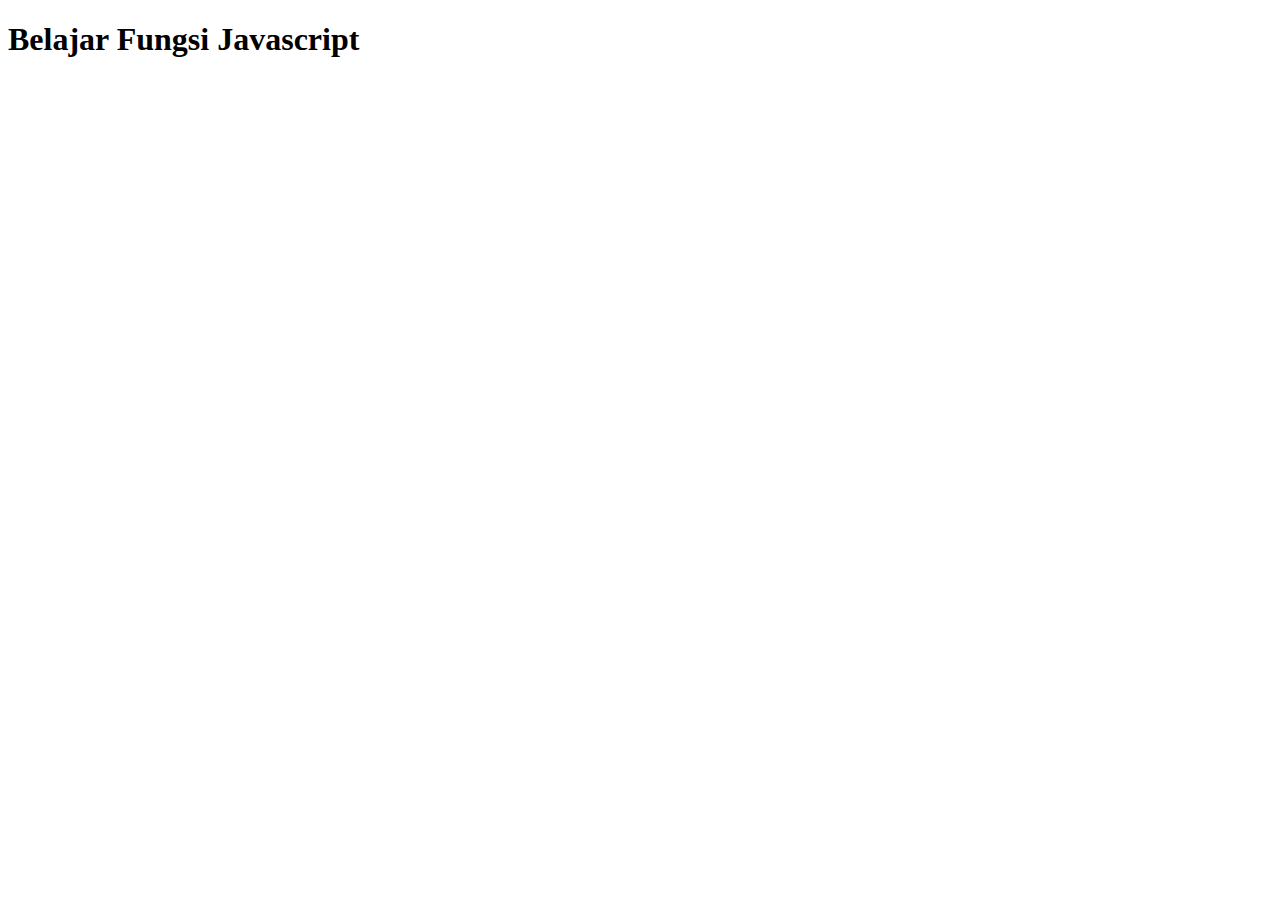
<file: pertemuan_3/fungsi.html>
<!DOCTYPE html>
<html>
<head>
	<meta charset="UTF-8">
	<title>Belajar Fungsi Javascript</title>
</head>
<body>
	<h1>Belajar Fungsi Javascript</h1>

	<script type="text/javascript">
		//Function
		function test() {
			console.log('From function');
		}

		test();

		// Expresi function
		var expresiFungsi = function(arg) {
			console.log('Form Expresi funcion '+arg);
		}

		expresiFungsi('test');

		//arrow function
		var namePerson = (arg) => console.log('Form arrow function '+arg);

		namePerson('testing');

		// function returnValue(arg) {
		// 	return arg;
		// }

		var returnValue = (arg) => arg;

		console.log(returnValue("From return value"));
	</script>
</body>
</html>
</file>
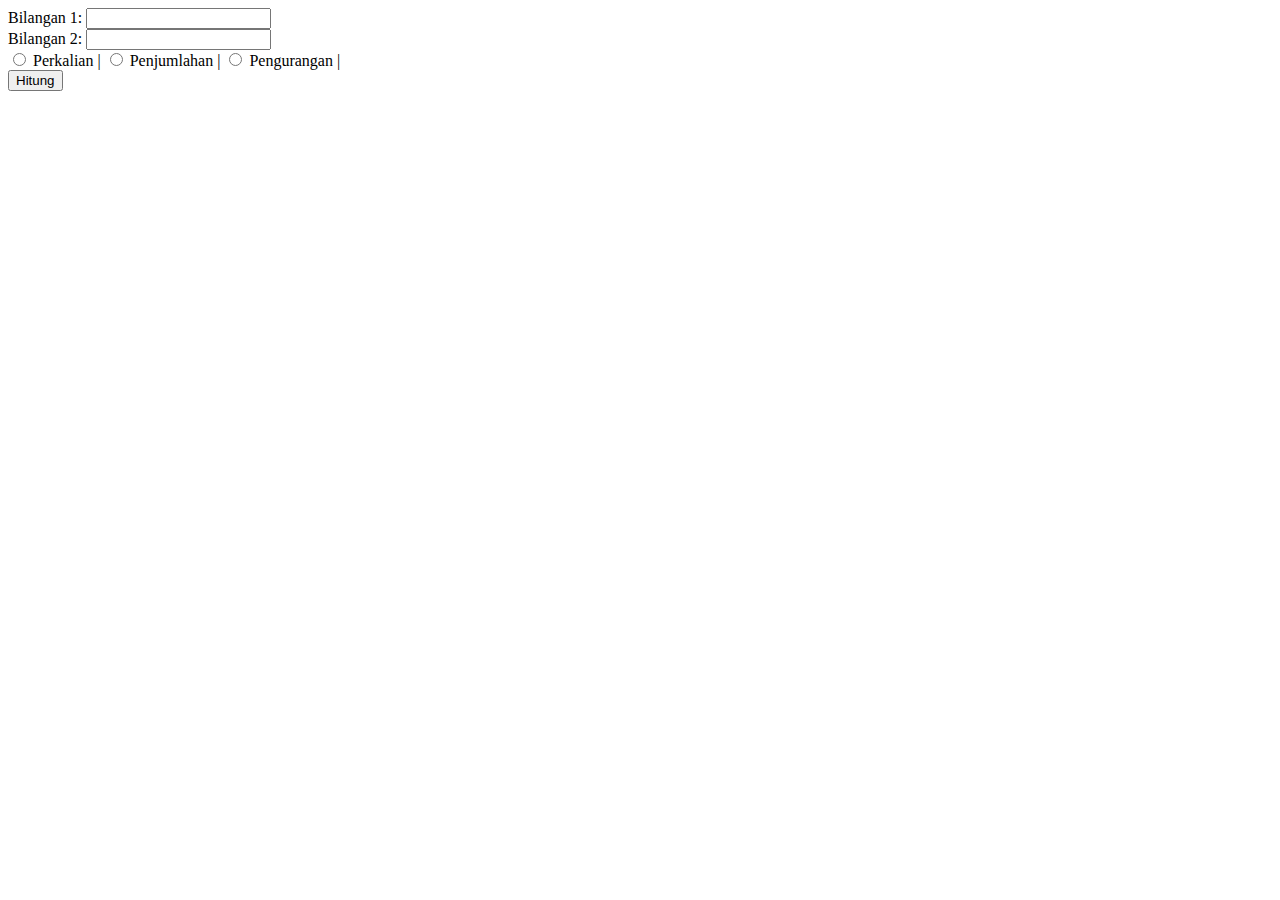
<file: pertemuan_3/kalkulator.html>
<!DOCTYPE html>
<html>
<head>
	<meta charset="UTF-8">
	<title>Kalkulator JS</title>
</head>
<body>
	<div class="container">
		<div class="form-group">
			Bilangan 1: <input type="text" name="bil1" />
		</div>
		<div class="form-group">
			Bilangan 2: <input type="text" name="bil2" />
		</div>
		<div class="form-group">
			<input type="radio" name="op" value="x" /> Perkalian | 
			<input type="radio" name="op" value="+" /> Penjumlahan |  
			<input type="radio" name="op" value="-" /> Pengurangan |  
		</div>
		<div class="form-group">
			<input type="button" onclick="hitung()" value="Hitung" />
		</div>
		<h4 id="result"></h4>
	</div>

	<script type="text/javascript">
		function hitung()
		{
			var bil1 = parseInt(document.getElementsByName('bil1')[0].value);
			var bil2 = parseInt(document.getElementsByName('bil2')[0].value);
			var op = getRadioValue('op');
			var hasil = getResult(bil1, bil2, op);

			document.getElementById('result').innerHTML = "Hasil = "+hasil;
		}

		function getRadioValue(name)
		{
			var elements = document.getElementsByName(name);

			for(var i = 0; i < elements.length; i++) {
				if (elements[i].checked) {
					return elements[i].value;
				}
			}
		}

		function getResult(bil1, bil2, op)
		{
			switch (op) {
				case '+':
					return bil1+bil2;
					break;
				case 'x':
					return bil1*bil2;
					break;
				case '-':
					return bil1-bil2;
					break;
				default:
					alert("Woyy pilih opratornya..!!!");
					break;
			}
		}

	</script>
</body>
</html>
</file>
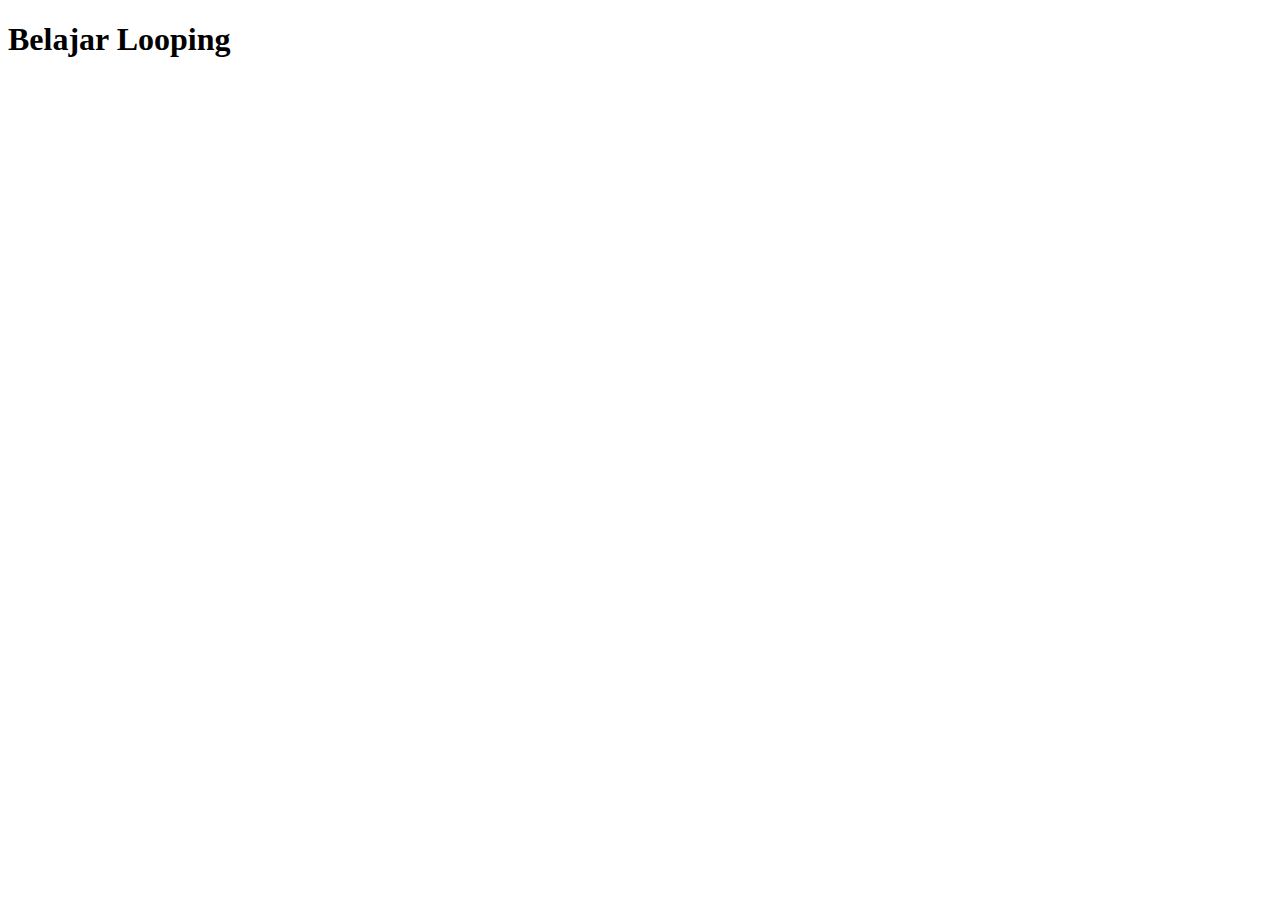
<file: pertemuan_3/looping.html>
<!DOCTYPE html>
<html>
<head>
	<meta charset="UTF-8">
	<title>Belajar Looping</title>
</head>
<body>
	<h1>Belajar Looping</h1>

	<script type="text/javascript">

		var arr = [1,2,3,4,5,6,7];
		
		for (var i = 0; i <= 10; i++) {
			
			if (i == 5) {
				console.log("Ini forloop ke-"+i);
				continue;
			}

			console.log("Loop ke-"+i);

		}

		for(value in arr) {

			if (arr[value] == 5) {
				console.log("Loooping dihentikan");
				break;
			}

			console.log(arr[value]);
		}

		var i = 10;
		while (i > 0) {
			console.log("While loops-"+i);
			i--;
		}

		do {
			console.log("Do While loops-"+i);
			i++;
		} while ( i <= 10)

	</script>
</body>
</html>
</file>
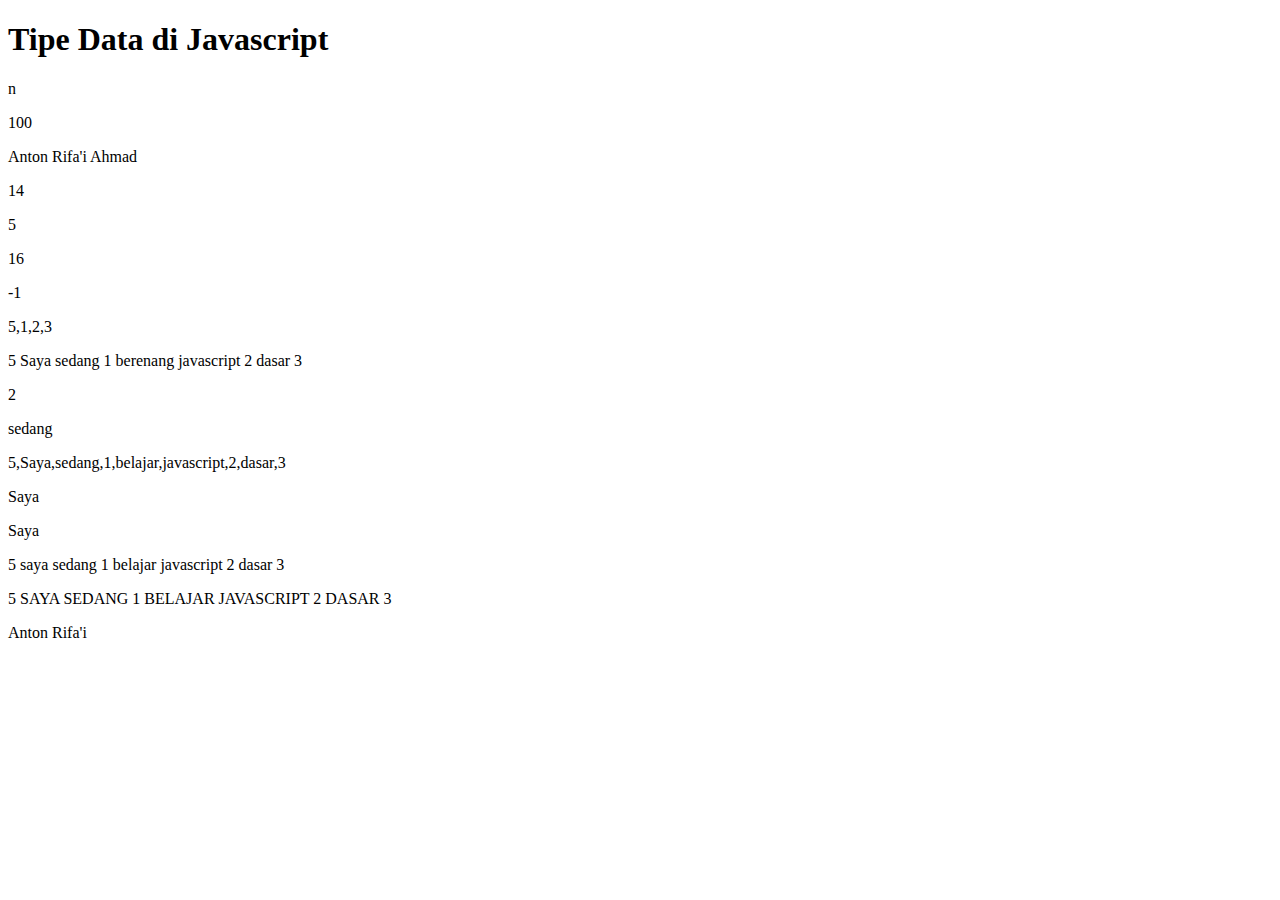
<file: pertemuan_3/tipe_data.html>
<!DOCTYPE html>
<html>
<head>
	<meta charset="UTF-8">
	<title>Tipe Data Javascript</title>
</head>
<body>

	<h1>Tipe Data di Javascript</h1>
	<div id="result">
		
	</div>

	<script type="text/javascript">
		var nama = " Anton Rifa'i ";
		var arg1 = 'd';
		var arg = "5 Saya sedang 1 belajar javascript 2 dasar 3";
		var h_match = arg.match(/\d+/g);
		var h_replace = arg.replace(/belajar/g, "berenang");
		var html =  "<p>"+ nama.charAt(2) +"</p/>"+
					"<p>"+ arg1.charCodeAt(0)+"</p/>"+
					"<p>"+ nama.concat(" Ahmad")+"</p/>"+
					"<p>"+ nama.length +"</p/>"+
					"<p>"+ nama.indexOf('n', 3) +"</p/>"+
					"<p>"+ arg.indexOf('belajar') +"</p/>"+
					"<p>"+ arg1.localeCompare('e') +"</p/>"+
					"<p>"+ h_match +"</p/>"+
					"<p>"+ h_replace +"</p/>"+
					"<p>"+ arg.search(/Saya/g) +"</p/>"+
					"<p>"+ arg.slice(7,13) +"</p/>"+
					"<p>"+ arg.split(" ") +"</p/>"+
					"<p>"+ arg.substr(2,4) +"</p/>"+
					"<p>"+ arg.substring(2,6) +"</p/>"+
					"<p>"+ arg.toLowerCase() +"</p/>"+
					"<p>"+ arg.toUpperCase() +"</p/>"+
					"<p>"+ nama.trim() +"</p/>";
		document.getElementById("result").innerHTML = html;
	</script>
</body>
</html>
</file>
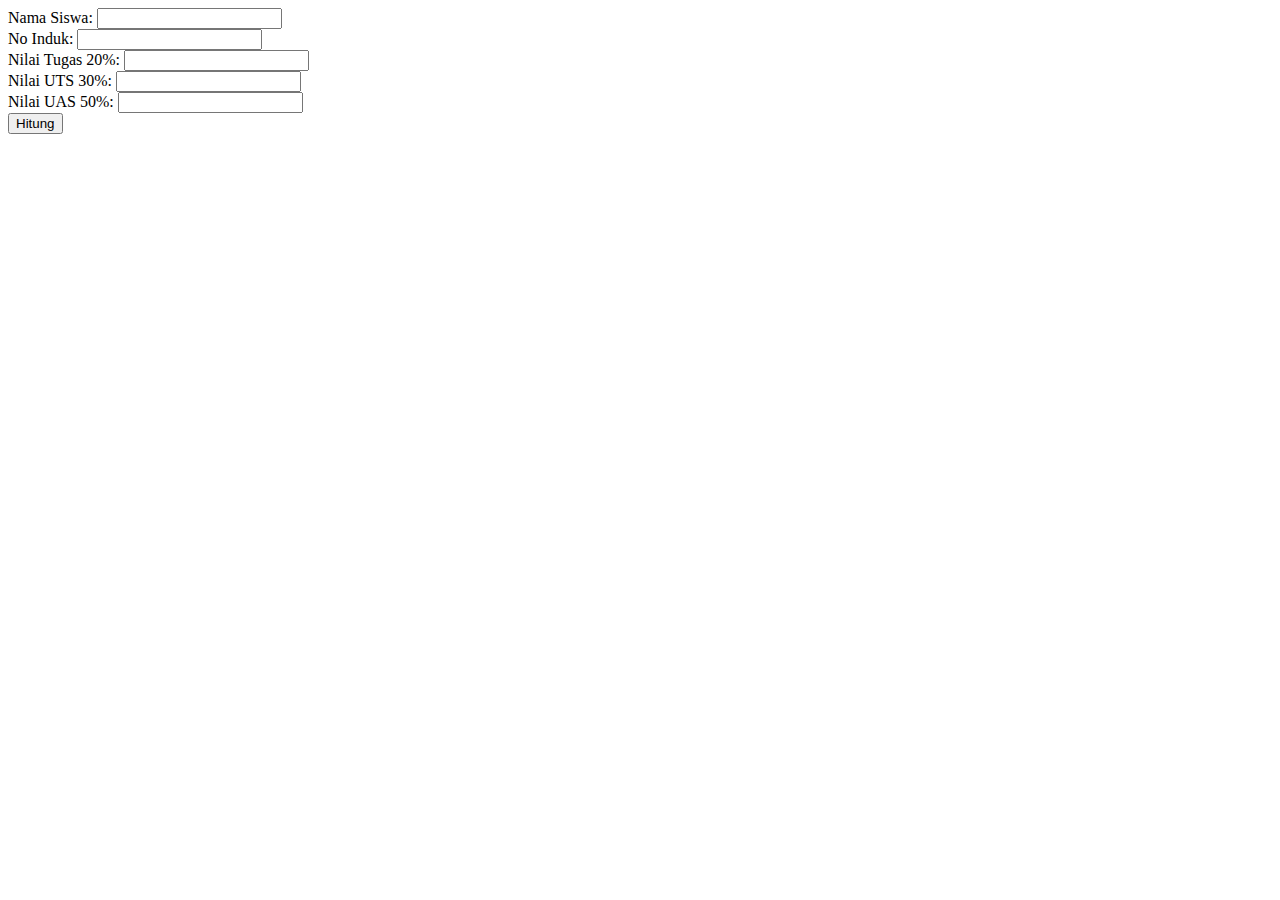
<file: pertemuan_3/tugas.html>
<!DOCTYPE html>
<html>
<head>
	<meta charset="UTF-8">
	<title>Tugas 1</title>
</head>
<body>
	<div>
		Nama Siswa: <input type="text" name="nama">
	</div>
	<div>
		No Induk: <input type="text" name="no_induk">
	</div>
	<div>
		Nilai Tugas 20%: <input type="text" name="tugas">
	</div>
	<div>
		Nilai UTS 30%: <input type="text" name="uts">
	</div>
	<div>
		Nilai UAS 50%: <input type="text" name="uas">
	</div>
	<div>
		<input type="button" value="Hitung" onclick="hitung()">
	</div>

	<div id="result"></div>

	<script type="text/javascript">
		function hitung() {
			var nama = getName('nama');
			var no_induk = getName('no_induk');
			var tugas = getName('tugas');
			var uts = getName('uts');
			var uas = getName('uas');

			var tugas_konv = conversiPersen(parseInt(tugas), 20);
			var uts_konv = conversiPersen(parseInt(uts), 30);
			var uas_konv = conversiPersen(parseInt(uas), 50);
			var nilai_akhir = tugas_konv + uts_konv + uas_konv;
			var grade = getGrade(nilai_akhir); 

			document.getElementById("result").innerHTML = "Nilai Akhir= "+nilai_akhir+"<p>Grade Nilai "+ grade +"</p>";
		}

		function conversiPersen(nilai, bobot) {
			return (nilai * bobot)/100;
		}

		function getName(name) {
			return document.getElementsByName(name)[0].value;
		}

		function getGrade(nilai) {
			if (nilai >= 80 ) {
				return "A";
			} else if (nilai >= 68 && nilai <= 79.99) {
				return "B";
			} else if (nilai >= 56 && nilai <= 68.99) {
				return "C"
			} else if (nilai >= 45 && nilai <= 55.99) {
				return "D"
			} else if (nilai >= 0 && nilai <= 44.99) {
				return "E"
			}
		}
	</script>
</body>
</html>
</file>
<file: final_project/assets/vendors/iconfonts/flag-icon-css/assets/docs.css>
body {
  font-weight: 300;
  -webkit-font-smoothing: antialiased;
}
h1,
h2,
h3,
h4,
h5,
h6 {
  font-weight: 300;
}
.flag-wrapper {
  width: 100%;
  display: inline-block;
  position: relative;
  box-shadow: 0 0 2px black;
  overflow: hidden;
  margin-bottom: 20px;
}
.flag-wrapper:after {
  padding-top: 75%;
  /* ratio */
  display: block;
  content: '';
}
.flag-wrapper .flag {
  position: absolute;
  top: 0;
  bottom: 0;
  right: 0;
  left: 0;
  width: 100%;
  height: 100%;
  background-size: cover;
}
.no-wrap {
  white-space: nowrap;
  margin-bottom: 8px;
  overflow: hidden;
}
.all-flags .flag-icon-background {
  cursor: pointer;
}
.jumbotron {
  position: relative;
  font-size: 16px;
  color: #fff;
  color: rgba(255, 255, 255, 0.75);
  text-align: center;
  border-radius: 0;
  padding-bottom: 80px;
  background: linear-gradient(to right, #0d6632, #f4c01a);
}
.jumbotron h1 {
  margin-bottom: 15px;
  font-weight: 300;
  letter-spacing: -1px;
  color: #fff;
}
.jumbotron iframe {
  width: 100px!important;
  height: 20px!important;
  border: none;
  overflow: hidden;
  margin: 2px;
}
.jumbotron p a,
.jumbotron .jumbotron-links a {
  font-weight: 500;
  color: #fff;
}
.jumbotron .jumbotron-links {
  margin-top: 15px;
  margin-bottom: 0;
  padding-left: 0;
  list-style: none;
  font-size: 14px;
}
.jumbotron .jumbotron-links li {
  display: inline;
}
.jumbotron .jumbotron-links li + li {
  margin-left: 20px;
}
.jumbotron .bottom {
  position: absolute;
  bottom: 0;
  left: 0;
  right: 0;
  padding: 18px;
  background-color: rgba(0, 0, 0, 0.2);
}
.btn-outline {
  margin-top: 15px;
  margin-bottom: 15px;
  padding: 18px 24px;
  font-size: inherit;
  font-weight: 500;
  color: #fff;
  /* redeclare to override the `.jumbotron a` */
  background-color: transparent;
  border-color: #fff;
  border-color: rgba(255, 255, 255, 0.5);
  transition: all 0.1s ease-in-out;
}
.btn-outline:hover,
.btn-outline:active {
  color: #0d6632;
  background-color: #fff;
  border-color: #fff;
}
.how-to {
  padding: 20px;
}
.how-to h2 {
  text-align: center;
}
.how-to li {
  font-size: 21px;
  line-height: 1.7;
  margin-top: 20px;
}
.how-to li p {
  font-size: 16px;
  color: #555;
}
.how-to code {
  font-size: 85%;
  word-wrap: break-word;
  white-space: normal;
}
footer {
  text-align: center;
  opacity: .8;
  padding: 50px;
  background: linear-gradient(to right, #f4c01a, #0d6632);
}
footer a {
  color: #fff;
}
footer a:hover {
  color: #fff;
}
.links {
  margin: 0;
  list-style: none;
  padding-left: 0;
}
.links li {
  display: inline;
  padding: 0 10px;
}
</file>
<file: final_project/assets/vendors/iconfonts/flag-icon-css/css/flag-icon.css>
.flag-icon-background {
  background-size: contain;
  background-position: 50%;
  background-repeat: no-repeat;
}
.flag-icon {
  background-size: contain;
  background-position: 50%;
  background-repeat: no-repeat;
  position: relative;
  display: inline-block;
  width: 1.33333333em;
  line-height: 1em;
}
.flag-icon:before {
  content: "\00a0";
}
.flag-icon.flag-icon-squared {
  width: 1em;
}
.flag-icon-ad {
  background-image: url(../flags/4x3/ad.svg);
}
.flag-icon-ad.flag-icon-squared {
  background-image: url(../flags/1x1/ad.svg);
}
.flag-icon-ae {
  background-image: url(../flags/4x3/ae.svg);
}
.flag-icon-ae.flag-icon-squared {
  background-image: url(../flags/1x1/ae.svg);
}
.flag-icon-af {
  background-image: url(../flags/4x3/af.svg);
}
.flag-icon-af.flag-icon-squared {
  background-image: url(../flags/1x1/af.svg);
}
.flag-icon-ag {
  background-image: url(../flags/4x3/ag.svg);
}
.flag-icon-ag.flag-icon-squared {
  background-image: url(../flags/1x1/ag.svg);
}
.flag-icon-ai {
  background-image: url(../flags/4x3/ai.svg);
}
.flag-icon-ai.flag-icon-squared {
  background-image: url(../flags/1x1/ai.svg);
}
.flag-icon-al {
  background-image: url(../flags/4x3/al.svg);
}
.flag-icon-al.flag-icon-squared {
  background-image: url(../flags/1x1/al.svg);
}
.flag-icon-am {
  background-image: url(../flags/4x3/am.svg);
}
.flag-icon-am.flag-icon-squared {
  background-image: url(../flags/1x1/am.svg);
}
.flag-icon-ao {
  background-image: url(../flags/4x3/ao.svg);
}
.flag-icon-ao.flag-icon-squared {
  background-image: url(../flags/1x1/ao.svg);
}
.flag-icon-aq {
  background-image: url(../flags/4x3/aq.svg);
}
.flag-icon-aq.flag-icon-squared {
  background-image: url(../flags/1x1/aq.svg);
}
.flag-icon-ar {
  background-image: url(../flags/4x3/ar.svg);
}
.flag-icon-ar.flag-icon-squared {
  background-image: url(../flags/1x1/ar.svg);
}
.flag-icon-as {
  background-image: url(../flags/4x3/as.svg);
}
.flag-icon-as.flag-icon-squared {
  background-image: url(../flags/1x1/as.svg);
}
.flag-icon-at {
  background-image: url(../flags/4x3/at.svg);
}
.flag-icon-at.flag-icon-squared {
  background-image: url(../flags/1x1/at.svg);
}
.flag-icon-au {
  background-image: url(../flags/4x3/au.svg);
}
.flag-icon-au.flag-icon-squared {
  background-image: url(../flags/1x1/au.svg);
}
.flag-icon-aw {
  background-image: url(../flags/4x3/aw.svg);
}
.flag-icon-aw.flag-icon-squared {
  background-image: url(../flags/1x1/aw.svg);
}
.flag-icon-ax {
  background-image: url(../flags/4x3/ax.svg);
}
.flag-icon-ax.flag-icon-squared {
  background-image: url(../flags/1x1/ax.svg);
}
.flag-icon-az {
  background-image: url(../flags/4x3/az.svg);
}
.flag-icon-az.flag-icon-squared {
  background-image: url(../flags/1x1/az.svg);
}
.flag-icon-ba {
  background-image: url(../flags/4x3/ba.svg);
}
.flag-icon-ba.flag-icon-squared {
  background-image: url(../flags/1x1/ba.svg);
}
.flag-icon-bb {
  background-image: url(../flags/4x3/bb.svg);
}
.flag-icon-bb.flag-icon-squared {
  background-image: url(../flags/1x1/bb.svg);
}
.flag-icon-bd {
  background-image: url(../flags/4x3/bd.svg);
}
.flag-icon-bd.flag-icon-squared {
  background-image: url(../flags/1x1/bd.svg);
}
.flag-icon-be {
  background-image: url(../flags/4x3/be.svg);
}
.flag-icon-be.flag-icon-squared {
  background-image: url(../flags/1x1/be.svg);
}
.flag-icon-bf {
  background-image: url(../flags/4x3/bf.svg);
}
.flag-icon-bf.flag-icon-squared {
  background-image: url(../flags/1x1/bf.svg);
}
.flag-icon-bg {
  background-image: url(../flags/4x3/bg.svg);
}
.flag-icon-bg.flag-icon-squared {
  background-image: url(../flags/1x1/bg.svg);
}
.flag-icon-bh {
  background-image: url(../flags/4x3/bh.svg);
}
.flag-icon-bh.flag-icon-squared {
  background-image: url(../flags/1x1/bh.svg);
}
.flag-icon-bi {
  background-image: url(../flags/4x3/bi.svg);
}
.flag-icon-bi.flag-icon-squared {
  background-image: url(../flags/1x1/bi.svg);
}
.flag-icon-bj {
  background-image: url(../flags/4x3/bj.svg);
}
.flag-icon-bj.flag-icon-squared {
  background-image: url(../flags/1x1/bj.svg);
}
.flag-icon-bl {
  background-image: url(../flags/4x3/bl.svg);
}
.flag-icon-bl.flag-icon-squared {
  background-image: url(../flags/1x1/bl.svg);
}
.flag-icon-bm {
  background-image: url(../flags/4x3/bm.svg);
}
.flag-icon-bm.flag-icon-squared {
  background-image: url(../flags/1x1/bm.svg);
}
.flag-icon-bn {
  background-image: url(../flags/4x3/bn.svg);
}
.flag-icon-bn.flag-icon-squared {
  background-image: url(../flags/1x1/bn.svg);
}
.flag-icon-bo {
  background-image: url(../flags/4x3/bo.svg);
}
.flag-icon-bo.flag-icon-squared {
  background-image: url(../flags/1x1/bo.svg);
}
.flag-icon-bq {
  background-image: url(../flags/4x3/bq.svg);
}
.flag-icon-bq.flag-icon-squared {
  background-image: url(../flags/1x1/bq.svg);
}
.flag-icon-br {
  background-image: url(../flags/4x3/br.svg);
}
.flag-icon-br.flag-icon-squared {
  background-image: url(../flags/1x1/br.svg);
}
.flag-icon-bs {
  background-image: url(../flags/4x3/bs.svg);
}
.flag-icon-bs.flag-icon-squared {
  background-image: url(../flags/1x1/bs.svg);
}
.flag-icon-bt {
  background-image: url(../flags/4x3/bt.svg);
}
.flag-icon-bt.flag-icon-squared {
  background-image: url(../flags/1x1/bt.svg);
}
.flag-icon-bv {
  background-image: url(../flags/4x3/bv.svg);
}
.flag-icon-bv.flag-icon-squared {
  background-image: url(../flags/1x1/bv.svg);
}
.flag-icon-bw {
  background-image: url(../flags/4x3/bw.svg);
}
.flag-icon-bw.flag-icon-squared {
  background-image: url(../flags/1x1/bw.svg);
}
.flag-icon-by {
  background-image: url(../flags/4x3/by.svg);
}
.flag-icon-by.flag-icon-squared {
  background-image: url(../flags/1x1/by.svg);
}
.flag-icon-bz {
  background-image: url(../flags/4x3/bz.svg);
}
.flag-icon-bz.flag-icon-squared {
  background-image: url(../flags/1x1/bz.svg);
}
.flag-icon-ca {
  background-image: url(../flags/4x3/ca.svg);
}
.flag-icon-ca.flag-icon-squared {
  background-image: url(../flags/1x1/ca.svg);
}
.flag-icon-cc {
  background-image: url(../flags/4x3/cc.svg);
}
.flag-icon-cc.flag-icon-squared {
  background-image: url(../flags/1x1/cc.svg);
}
.flag-icon-cd {
  background-image: url(../flags/4x3/cd.svg);
}
.flag-icon-cd.flag-icon-squared {
  background-image: url(../flags/1x1/cd.svg);
}
.flag-icon-cf {
  background-image: url(../flags/4x3/cf.svg);
}
.flag-icon-cf.flag-icon-squared {
  background-image: url(../flags/1x1/cf.svg);
}
.flag-icon-cg {
  background-image: url(../flags/4x3/cg.svg);
}
.flag-icon-cg.flag-icon-squared {
  background-image: url(../flags/1x1/cg.svg);
}
.flag-icon-ch {
  background-image: url(../flags/4x3/ch.svg);
}
.flag-icon-ch.flag-icon-squared {
  background-image: url(../flags/1x1/ch.svg);
}
.flag-icon-ci {
  background-image: url(../flags/4x3/ci.svg);
}
.flag-icon-ci.flag-icon-squared {
  background-image: url(../flags/1x1/ci.svg);
}
.flag-icon-ck {
  background-image: url(../flags/4x3/ck.svg);
}
.flag-icon-ck.flag-icon-squared {
  background-image: url(../flags/1x1/ck.svg);
}
.flag-icon-cl {
  background-image: url(../flags/4x3/cl.svg);
}
.flag-icon-cl.flag-icon-squared {
  background-image: url(../flags/1x1/cl.svg);
}
.flag-icon-cm {
  background-image: url(../flags/4x3/cm.svg);
}
.flag-icon-cm.flag-icon-squared {
  background-image: url(../flags/1x1/cm.svg);
}
.flag-icon-cn {
  background-image: url(../flags/4x3/cn.svg);
}
.flag-icon-cn.flag-icon-squared {
  background-image: url(../flags/1x1/cn.svg);
}
.flag-icon-co {
  background-image: url(../flags/4x3/co.svg);
}
.flag-icon-co.flag-icon-squared {
  background-image: url(../flags/1x1/co.svg);
}
.flag-icon-cr {
  background-image: url(../flags/4x3/cr.svg);
}
.flag-icon-cr.flag-icon-squared {
  background-image: url(../flags/1x1/cr.svg);
}
.flag-icon-cu {
  background-image: url(../flags/4x3/cu.svg);
}
.flag-icon-cu.flag-icon-squared {
  background-image: url(../flags/1x1/cu.svg);
}
.flag-icon-cv {
  background-image: url(../flags/4x3/cv.svg);
}
.flag-icon-cv.flag-icon-squared {
  background-image: url(../flags/1x1/cv.svg);
}
.flag-icon-cw {
  background-image: url(../flags/4x3/cw.svg);
}
.flag-icon-cw.flag-icon-squared {
  background-image: url(../flags/1x1/cw.svg);
}
.flag-icon-cx {
  background-image: url(../flags/4x3/cx.svg);
}
.flag-icon-cx.flag-icon-squared {
  background-image: url(../flags/1x1/cx.svg);
}
.flag-icon-cy {
  background-image: url(../flags/4x3/cy.svg);
}
.flag-icon-cy.flag-icon-squared {
  background-image: url(../flags/1x1/cy.svg);
}
.flag-icon-cz {
  background-image: url(../flags/4x3/cz.svg);
}
.flag-icon-cz.flag-icon-squared {
  background-image: url(../flags/1x1/cz.svg);
}
.flag-icon-de {
  background-image: url(../flags/4x3/de.svg);
}
.flag-icon-de.flag-icon-squared {
  background-image: url(../flags/1x1/de.svg);
}
.flag-icon-dj {
  background-image: url(../flags/4x3/dj.svg);
}
.flag-icon-dj.flag-icon-squared {
  background-image: url(../flags/1x1/dj.svg);
}
.flag-icon-dk {
  background-image: url(../flags/4x3/dk.svg);
}
.flag-icon-dk.flag-icon-squared {
  background-image: url(../flags/1x1/dk.svg);
}
.flag-icon-dm {
  background-image: url(../flags/4x3/dm.svg);
}
.flag-icon-dm.flag-icon-squared {
  background-image: url(../flags/1x1/dm.svg);
}
.flag-icon-do {
  background-image: url(../flags/4x3/do.svg);
}
.flag-icon-do.flag-icon-squared {
  background-image: url(../flags/1x1/do.svg);
}
.flag-icon-dz {
  background-image: url(../flags/4x3/dz.svg);
}
.flag-icon-dz.flag-icon-squared {
  background-image: url(../flags/1x1/dz.svg);
}
.flag-icon-ec {
  background-image: url(../flags/4x3/ec.svg);
}
.flag-icon-ec.flag-icon-squared {
  background-image: url(../flags/1x1/ec.svg);
}
.flag-icon-ee {
  background-image: url(../flags/4x3/ee.svg);
}
.flag-icon-ee.flag-icon-squared {
  background-image: url(../flags/1x1/ee.svg);
}
.flag-icon-eg {
  background-image: url(../flags/4x3/eg.svg);
}
.flag-icon-eg.flag-icon-squared {
  background-image: url(../flags/1x1/eg.svg);
}
.flag-icon-eh {
  background-image: url(../flags/4x3/eh.svg);
}
.flag-icon-eh.flag-icon-squared {
  background-image: url(../flags/1x1/eh.svg);
}
.flag-icon-er {
  background-image: url(../flags/4x3/er.svg);
}
.flag-icon-er.flag-icon-squared {
  background-image: url(../flags/1x1/er.svg);
}
.flag-icon-es {
  background-image: url(../flags/4x3/es.svg);
}
.flag-icon-es.flag-icon-squared {
  background-image: url(../flags/1x1/es.svg);
}
.flag-icon-et {
  background-image: url(../flags/4x3/et.svg);
}
.flag-icon-et.flag-icon-squared {
  background-image: url(../flags/1x1/et.svg);
}
.flag-icon-fi {
  background-image: url(../flags/4x3/fi.svg);
}
.flag-icon-fi.flag-icon-squared {
  background-image: url(../flags/1x1/fi.svg);
}
.flag-icon-fj {
  background-image: url(../flags/4x3/fj.svg);
}
.flag-icon-fj.flag-icon-squared {
  background-image: url(../flags/1x1/fj.svg);
}
.flag-icon-fk {
  background-image: url(../flags/4x3/fk.svg);
}
.flag-icon-fk.flag-icon-squared {
  background-image: url(../flags/1x1/fk.svg);
}
.flag-icon-fm {
  background-image: url(../flags/4x3/fm.svg);
}
.flag-icon-fm.flag-icon-squared {
  background-image: url(../flags/1x1/fm.svg);
}
.flag-icon-fo {
  background-image: url(../flags/4x3/fo.svg);
}
.flag-icon-fo.flag-icon-squared {
  background-image: url(../flags/1x1/fo.svg);
}
.flag-icon-fr {
  background-image: url(../flags/4x3/fr.svg);
}
.flag-icon-fr.flag-icon-squared {
  background-image: url(../flags/1x1/fr.svg);
}
.flag-icon-ga {
  background-image: url(../flags/4x3/ga.svg);
}
.flag-icon-ga.flag-icon-squared {
  background-image: url(../flags/1x1/ga.svg);
}
.flag-icon-gb {
  background-image: url(../flags/4x3/gb.svg);
}
.flag-icon-gb.flag-icon-squared {
  background-image: url(../flags/1x1/gb.svg);
}
.flag-icon-gd {
  background-image: url(../flags/4x3/gd.svg);
}
.flag-icon-gd.flag-icon-squared {
  background-image: url(../flags/1x1/gd.svg);
}
.flag-icon-ge {
  background-image: url(../flags/4x3/ge.svg);
}
.flag-icon-ge.flag-icon-squared {
  background-image: url(../flags/1x1/ge.svg);
}
.flag-icon-gf {
  background-image: url(../flags/4x3/gf.svg);
}
.flag-icon-gf.flag-icon-squared {
  background-image: url(../flags/1x1/gf.svg);
}
.flag-icon-gg {
  background-image: url(../flags/4x3/gg.svg);
}
.flag-icon-gg.flag-icon-squared {
  background-image: url(../flags/1x1/gg.svg);
}
.flag-icon-gh {
  background-image: url(../flags/4x3/gh.svg);
}
.flag-icon-gh.flag-icon-squared {
  background-image: url(../flags/1x1/gh.svg);
}
.flag-icon-gi {
  background-image: url(../flags/4x3/gi.svg);
}
.flag-icon-gi.flag-icon-squared {
  background-image: url(../flags/1x1/gi.svg);
}
.flag-icon-gl {
  background-image: url(../flags/4x3/gl.svg);
}
.flag-icon-gl.flag-icon-squared {
  background-image: url(../flags/1x1/gl.svg);
}
.flag-icon-gm {
  background-image: url(../flags/4x3/gm.svg);
}
.flag-icon-gm.flag-icon-squared {
  background-image: url(../flags/1x1/gm.svg);
}
.flag-icon-gn {
  background-image: url(../flags/4x3/gn.svg);
}
.flag-icon-gn.flag-icon-squared {
  background-image: url(../flags/1x1/gn.svg);
}
.flag-icon-gp {
  background-image: url(../flags/4x3/gp.svg);
}
.flag-icon-gp.flag-icon-squared {
  background-image: url(../flags/1x1/gp.svg);
}
.flag-icon-gq {
  background-image: url(../flags/4x3/gq.svg);
}
.flag-icon-gq.flag-icon-squared {
  background-image: url(../flags/1x1/gq.svg);
}
.flag-icon-gr {
  background-image: url(../flags/4x3/gr.svg);
}
.flag-icon-gr.flag-icon-squared {
  background-image: url(../flags/1x1/gr.svg);
}
.flag-icon-gs {
  background-image: url(../flags/4x3/gs.svg);
}
.flag-icon-gs.flag-icon-squared {
  background-image: url(../flags/1x1/gs.svg);
}
.flag-icon-gt {
  background-image: url(../flags/4x3/gt.svg);
}
.flag-icon-gt.flag-icon-squared {
  background-image: url(../flags/1x1/gt.svg);
}
.flag-icon-gu {
  background-image: url(../flags/4x3/gu.svg);
}
.flag-icon-gu.flag-icon-squared {
  background-image: url(../flags/1x1/gu.svg);
}
.flag-icon-gw {
  background-image: url(../flags/4x3/gw.svg);
}
.flag-icon-gw.flag-icon-squared {
  background-image: url(../flags/1x1/gw.svg);
}
.flag-icon-gy {
  background-image: url(../flags/4x3/gy.svg);
}
.flag-icon-gy.flag-icon-squared {
  background-image: url(../flags/1x1/gy.svg);
}
.flag-icon-hk {
  background-image: url(../flags/4x3/hk.svg);
}
.flag-icon-hk.flag-icon-squared {
  background-image: url(../flags/1x1/hk.svg);
}
.flag-icon-hm {
  background-image: url(../flags/4x3/hm.svg);
}
.flag-icon-hm.flag-icon-squared {
  background-image: url(../flags/1x1/hm.svg);
}
.flag-icon-hn {
  background-image: url(../flags/4x3/hn.svg);
}
.flag-icon-hn.flag-icon-squared {
  background-image: url(../flags/1x1/hn.svg);
}
.flag-icon-hr {
  background-image: url(../flags/4x3/hr.svg);
}
.flag-icon-hr.flag-icon-squared {
  background-image: url(../flags/1x1/hr.svg);
}
.flag-icon-ht {
  background-image: url(../flags/4x3/ht.svg);
}
.flag-icon-ht.flag-icon-squared {
  background-image: url(../flags/1x1/ht.svg);
}
.flag-icon-hu {
  background-image: url(../flags/4x3/hu.svg);
}
.flag-icon-hu.flag-icon-squared {
  background-image: url(../flags/1x1/hu.svg);
}
.flag-icon-id {
  background-image: url(../flags/4x3/id.svg);
}
.flag-icon-id.flag-icon-squared {
  background-image: url(../flags/1x1/id.svg);
}
.flag-icon-ie {
  background-image: url(../flags/4x3/ie.svg);
}
.flag-icon-ie.flag-icon-squared {
  background-image: url(../flags/1x1/ie.svg);
}
.flag-icon-il {
  background-image: url(../flags/4x3/il.svg);
}
.flag-icon-il.flag-icon-squared {
  background-image: url(../flags/1x1/il.svg);
}
.flag-icon-im {
  background-image: url(../flags/4x3/im.svg);
}
.flag-icon-im.flag-icon-squared {
  background-image: url(../flags/1x1/im.svg);
}
.flag-icon-in {
  background-image: url(../flags/4x3/in.svg);
}
.flag-icon-in.flag-icon-squared {
  background-image: url(../flags/1x1/in.svg);
}
.flag-icon-io {
  background-image: url(../flags/4x3/io.svg);
}
.flag-icon-io.flag-icon-squared {
  background-image: url(../flags/1x1/io.svg);
}
.flag-icon-iq {
  background-image: url(../flags/4x3/iq.svg);
}
.flag-icon-iq.flag-icon-squared {
  background-image: url(../flags/1x1/iq.svg);
}
.flag-icon-ir {
  background-image: url(../flags/4x3/ir.svg);
}
.flag-icon-ir.flag-icon-squared {
  background-image: url(../flags/1x1/ir.svg);
}
.flag-icon-is {
  background-image: url(../flags/4x3/is.svg);
}
.flag-icon-is.flag-icon-squared {
  background-image: url(../flags/1x1/is.svg);
}
.flag-icon-it {
  background-image: url(../flags/4x3/it.svg);
}
.flag-icon-it.flag-icon-squared {
  background-image: url(../flags/1x1/it.svg);
}
.flag-icon-je {
  background-image: url(../flags/4x3/je.svg);
}
.flag-icon-je.flag-icon-squared {
  background-image: url(../flags/1x1/je.svg);
}
.flag-icon-jm {
  background-image: url(../flags/4x3/jm.svg);
}
.flag-icon-jm.flag-icon-squared {
  background-image: url(../flags/1x1/jm.svg);
}
.flag-icon-jo {
  background-image: url(../flags/4x3/jo.svg);
}
.flag-icon-jo.flag-icon-squared {
  background-image: url(../flags/1x1/jo.svg);
}
.flag-icon-jp {
  background-image: url(../flags/4x3/jp.svg);
}
.flag-icon-jp.flag-icon-squared {
  background-image: url(../flags/1x1/jp.svg);
}
.flag-icon-ke {
  background-image: url(../flags/4x3/ke.svg);
}
.flag-icon-ke.flag-icon-squared {
  background-image: url(../flags/1x1/ke.svg);
}
.flag-icon-kg {
  background-image: url(../flags/4x3/kg.svg);
}
.flag-icon-kg.flag-icon-squared {
  background-image: url(../flags/1x1/kg.svg);
}
.flag-icon-kh {
  background-image: url(../flags/4x3/kh.svg);
}
.flag-icon-kh.flag-icon-squared {
  background-image: url(../flags/1x1/kh.svg);
}
.flag-icon-ki {
  background-image: url(../flags/4x3/ki.svg);
}
.flag-icon-ki.flag-icon-squared {
  background-image: url(../flags/1x1/ki.svg);
}
.flag-icon-km {
  background-image: url(../flags/4x3/km.svg);
}
.flag-icon-km.flag-icon-squared {
  background-image: url(../flags/1x1/km.svg);
}
.flag-icon-kn {
  background-image: url(../flags/4x3/kn.svg);
}
.flag-icon-kn.flag-icon-squared {
  background-image: url(../flags/1x1/kn.svg);
}
.flag-icon-kp {
  background-image: url(../flags/4x3/kp.svg);
}
.flag-icon-kp.flag-icon-squared {
  background-image: url(../flags/1x1/kp.svg);
}
.flag-icon-kr {
  background-image: url(../flags/4x3/kr.svg);
}
.flag-icon-kr.flag-icon-squared {
  background-image: url(../flags/1x1/kr.svg);
}
.flag-icon-kw {
  background-image: url(../flags/4x3/kw.svg);
}
.flag-icon-kw.flag-icon-squared {
  background-image: url(../flags/1x1/kw.svg);
}
.flag-icon-ky {
  background-image: url(../flags/4x3/ky.svg);
}
.flag-icon-ky.flag-icon-squared {
  background-image: url(../flags/1x1/ky.svg);
}
.flag-icon-kz {
  background-image: url(../flags/4x3/kz.svg);
}
.flag-icon-kz.flag-icon-squared {
  background-image: url(../flags/1x1/kz.svg);
}
.flag-icon-la {
  background-image: url(../flags/4x3/la.svg);
}
.flag-icon-la.flag-icon-squared {
  background-image: url(../flags/1x1/la.svg);
}
.flag-icon-lb {
  background-image: url(../flags/4x3/lb.svg);
}
.flag-icon-lb.flag-icon-squared {
  background-image: url(../flags/1x1/lb.svg);
}
.flag-icon-lc {
  background-image: url(../flags/4x3/lc.svg);
}
.flag-icon-lc.flag-icon-squared {
  background-image: url(../flags/1x1/lc.svg);
}
.flag-icon-li {
  background-image: url(../flags/4x3/li.svg);
}
.flag-icon-li.flag-icon-squared {
  background-image: url(../flags/1x1/li.svg);
}
.flag-icon-lk {
  background-image: url(../flags/4x3/lk.svg);
}
.flag-icon-lk.flag-icon-squared {
  background-image: url(../flags/1x1/lk.svg);
}
.flag-icon-lr {
  background-image: url(../flags/4x3/lr.svg);
}
.flag-icon-lr.flag-icon-squared {
  background-image: url(../flags/1x1/lr.svg);
}
.flag-icon-ls {
  background-image: url(../flags/4x3/ls.svg);
}
.flag-icon-ls.flag-icon-squared {
  background-image: url(../flags/1x1/ls.svg);
}
.flag-icon-lt {
  background-image: url(../flags/4x3/lt.svg);
}
.flag-icon-lt.flag-icon-squared {
  background-image: url(../flags/1x1/lt.svg);
}
.flag-icon-lu {
  background-image: url(../flags/4x3/lu.svg);
}
.flag-icon-lu.flag-icon-squared {
  background-image: url(../flags/1x1/lu.svg);
}
.flag-icon-lv {
  background-image: url(../flags/4x3/lv.svg);
}
.flag-icon-lv.flag-icon-squared {
  background-image: url(../flags/1x1/lv.svg);
}
.flag-icon-ly {
  background-image: url(../flags/4x3/ly.svg);
}
.flag-icon-ly.flag-icon-squared {
  background-image: url(../flags/1x1/ly.svg);
}
.flag-icon-ma {
  background-image: url(../flags/4x3/ma.svg);
}
.flag-icon-ma.flag-icon-squared {
  background-image: url(../flags/1x1/ma.svg);
}
.flag-icon-mc {
  background-image: url(../flags/4x3/mc.svg);
}
.flag-icon-mc.flag-icon-squared {
  background-image: url(../flags/1x1/mc.svg);
}
.flag-icon-md {
  background-image: url(../flags/4x3/md.svg);
}
.flag-icon-md.flag-icon-squared {
  background-image: url(../flags/1x1/md.svg);
}
.flag-icon-me {
  background-image: url(../flags/4x3/me.svg);
}
.flag-icon-me.flag-icon-squared {
  background-image: url(../flags/1x1/me.svg);
}
.flag-icon-mf {
  background-image: url(../flags/4x3/mf.svg);
}
.flag-icon-mf.flag-icon-squared {
  background-image: url(../flags/1x1/mf.svg);
}
.flag-icon-mg {
  background-image: url(../flags/4x3/mg.svg);
}
.flag-icon-mg.flag-icon-squared {
  background-image: url(../flags/1x1/mg.svg);
}
.flag-icon-mh {
  background-image: url(../flags/4x3/mh.svg);
}
.flag-icon-mh.flag-icon-squared {
  background-image: url(../flags/1x1/mh.svg);
}
.flag-icon-mk {
  background-image: url(../flags/4x3/mk.svg);
}
.flag-icon-mk.flag-icon-squared {
  background-image: url(../flags/1x1/mk.svg);
}
.flag-icon-ml {
  background-image: url(../flags/4x3/ml.svg);
}
.flag-icon-ml.flag-icon-squared {
  background-image: url(../flags/1x1/ml.svg);
}
.flag-icon-mm {
  background-image: url(../flags/4x3/mm.svg);
}
.flag-icon-mm.flag-icon-squared {
  background-image: url(../flags/1x1/mm.svg);
}
.flag-icon-mn {
  background-image: url(../flags/4x3/mn.svg);
}
.flag-icon-mn.flag-icon-squared {
  background-image: url(../flags/1x1/mn.svg);
}
.flag-icon-mo {
  background-image: url(../flags/4x3/mo.svg);
}
.flag-icon-mo.flag-icon-squared {
  background-image: url(../flags/1x1/mo.svg);
}
.flag-icon-mp {
  background-image: url(../flags/4x3/mp.svg);
}
.flag-icon-mp.flag-icon-squared {
  background-image: url(../flags/1x1/mp.svg);
}
.flag-icon-mq {
  background-image: url(../flags/4x3/mq.svg);
}
.flag-icon-mq.flag-icon-squared {
  background-image: url(../flags/1x1/mq.svg);
}
.flag-icon-mr {
  background-image: url(../flags/4x3/mr.svg);
}
.flag-icon-mr.flag-icon-squared {
  background-image: url(../flags/1x1/mr.svg);
}
.flag-icon-ms {
  background-image: url(../flags/4x3/ms.svg);
}
.flag-icon-ms.flag-icon-squared {
  background-image: url(../flags/1x1/ms.svg);
}
.flag-icon-mt {
  background-image: url(../flags/4x3/mt.svg);
}
.flag-icon-mt.flag-icon-squared {
  background-image: url(../flags/1x1/mt.svg);
}
.flag-icon-mu {
  background-image: url(../flags/4x3/mu.svg);
}
.flag-icon-mu.flag-icon-squared {
  background-image: url(../flags/1x1/mu.svg);
}
.flag-icon-mv {
  background-image: url(../flags/4x3/mv.svg);
}
.flag-icon-mv.flag-icon-squared {
  background-image: url(../flags/1x1/mv.svg);
}
.flag-icon-mw {
  background-image: url(../flags/4x3/mw.svg);
}
.flag-icon-mw.flag-icon-squared {
  background-image: url(../flags/1x1/mw.svg);
}
.flag-icon-mx {
  background-image: url(../flags/4x3/mx.svg);
}
.flag-icon-mx.flag-icon-squared {
  background-image: url(../flags/1x1/mx.svg);
}
.flag-icon-my {
  background-image: url(../flags/4x3/my.svg);
}
.flag-icon-my.flag-icon-squared {
  background-image: url(../flags/1x1/my.svg);
}
.flag-icon-mz {
  background-image: url(../flags/4x3/mz.svg);
}
.flag-icon-mz.flag-icon-squared {
  background-image: url(../flags/1x1/mz.svg);
}
.flag-icon-na {
  background-image: url(../flags/4x3/na.svg);
}
.flag-icon-na.flag-icon-squared {
  background-image: url(../flags/1x1/na.svg);
}
.flag-icon-nc {
  background-image: url(../flags/4x3/nc.svg);
}
.flag-icon-nc.flag-icon-squared {
  background-image: url(../flags/1x1/nc.svg);
}
.flag-icon-ne {
  background-image: url(../flags/4x3/ne.svg);
}
.flag-icon-ne.flag-icon-squared {
  background-image: url(../flags/1x1/ne.svg);
}
.flag-icon-nf {
  background-image: url(../flags/4x3/nf.svg);
}
.flag-icon-nf.flag-icon-squared {
  background-image: url(../flags/1x1/nf.svg);
}
.flag-icon-ng {
  background-image: url(../flags/4x3/ng.svg);
}
.flag-icon-ng.flag-icon-squared {
  background-image: url(../flags/1x1/ng.svg);
}
.flag-icon-ni {
  background-image: url(../flags/4x3/ni.svg);
}
.flag-icon-ni.flag-icon-squared {
  background-image: url(../flags/1x1/ni.svg);
}
.flag-icon-nl {
  background-image: url(../flags/4x3/nl.svg);
}
.flag-icon-nl.flag-icon-squared {
  background-image: url(../flags/1x1/nl.svg);
}
.flag-icon-no {
  background-image: url(../flags/4x3/no.svg);
}
.flag-icon-no.flag-icon-squared {
  background-image: url(../flags/1x1/no.svg);
}
.flag-icon-np {
  background-image: url(../flags/4x3/np.svg);
}
.flag-icon-np.flag-icon-squared {
  background-image: url(../flags/1x1/np.svg);
}
.flag-icon-nr {
  background-image: url(../flags/4x3/nr.svg);
}
.flag-icon-nr.flag-icon-squared {
  background-image: url(../flags/1x1/nr.svg);
}
.flag-icon-nu {
  background-image: url(../flags/4x3/nu.svg);
}
.flag-icon-nu.flag-icon-squared {
  background-image: url(../flags/1x1/nu.svg);
}
.flag-icon-nz {
  background-image: url(../flags/4x3/nz.svg);
}
.flag-icon-nz.flag-icon-squared {
  background-image: url(../flags/1x1/nz.svg);
}
.flag-icon-om {
  background-image: url(../flags/4x3/om.svg);
}
.flag-icon-om.flag-icon-squared {
  background-image: url(../flags/1x1/om.svg);
}
.flag-icon-pa {
  background-image: url(../flags/4x3/pa.svg);
}
.flag-icon-pa.flag-icon-squared {
  background-image: url(../flags/1x1/pa.svg);
}
.flag-icon-pe {
  background-image: url(../flags/4x3/pe.svg);
}
.flag-icon-pe.flag-icon-squared {
  background-image: url(../flags/1x1/pe.svg);
}
.flag-icon-pf {
  background-image: url(../flags/4x3/pf.svg);
}
.flag-icon-pf.flag-icon-squared {
  background-image: url(../flags/1x1/pf.svg);
}
.flag-icon-pg {
  background-image: url(../flags/4x3/pg.svg);
}
.flag-icon-pg.flag-icon-squared {
  background-image: url(../flags/1x1/pg.svg);
}
.flag-icon-ph {
  background-image: url(../flags/4x3/ph.svg);
}
.flag-icon-ph.flag-icon-squared {
  background-image: url(../flags/1x1/ph.svg);
}
.flag-icon-pk {
  background-image: url(../flags/4x3/pk.svg);
}
.flag-icon-pk.flag-icon-squared {
  background-image: url(../flags/1x1/pk.svg);
}
.flag-icon-pl {
  background-image: url(../flags/4x3/pl.svg);
}
.flag-icon-pl.flag-icon-squared {
  background-image: url(../flags/1x1/pl.svg);
}
.flag-icon-pm {
  background-image: url(../flags/4x3/pm.svg);
}
.flag-icon-pm.flag-icon-squared {
  background-image: url(../flags/1x1/pm.svg);
}
.flag-icon-pn {
  background-image: url(../flags/4x3/pn.svg);
}
.flag-icon-pn.flag-icon-squared {
  background-image: url(../flags/1x1/pn.svg);
}
.flag-icon-pr {
  background-image: url(../flags/4x3/pr.svg);
}
.flag-icon-pr.flag-icon-squared {
  background-image: url(../flags/1x1/pr.svg);
}
.flag-icon-ps {
  background-image: url(../flags/4x3/ps.svg);
}
.flag-icon-ps.flag-icon-squared {
  background-image: url(../flags/1x1/ps.svg);
}
.flag-icon-pt {
  background-image: url(../flags/4x3/pt.svg);
}
.flag-icon-pt.flag-icon-squared {
  background-image: url(../flags/1x1/pt.svg);
}
.flag-icon-pw {
  background-image: url(../flags/4x3/pw.svg);
}
.flag-icon-pw.flag-icon-squared {
  background-image: url(../flags/1x1/pw.svg);
}
.flag-icon-py {
  background-image: url(../flags/4x3/py.svg);
}
.flag-icon-py.flag-icon-squared {
  background-image: url(../flags/1x1/py.svg);
}
.flag-icon-qa {
  background-image: url(../flags/4x3/qa.svg);
}
.flag-icon-qa.flag-icon-squared {
  background-image: url(../flags/1x1/qa.svg);
}
.flag-icon-re {
  background-image: url(../flags/4x3/re.svg);
}
.flag-icon-re.flag-icon-squared {
  background-image: url(../flags/1x1/re.svg);
}
.flag-icon-ro {
  background-image: url(../flags/4x3/ro.svg);
}
.flag-icon-ro.flag-icon-squared {
  background-image: url(../flags/1x1/ro.svg);
}
.flag-icon-rs {
  background-image: url(../flags/4x3/rs.svg);
}
.flag-icon-rs.flag-icon-squared {
  background-image: url(../flags/1x1/rs.svg);
}
.flag-icon-ru {
  background-image: url(../flags/4x3/ru.svg);
}
.flag-icon-ru.flag-icon-squared {
  background-image: url(../flags/1x1/ru.svg);
}
.flag-icon-rw {
  background-image: url(../flags/4x3/rw.svg);
}
.flag-icon-rw.flag-icon-squared {
  background-image: url(../flags/1x1/rw.svg);
}
.flag-icon-sa {
  background-image: url(../flags/4x3/sa.svg);
}
.flag-icon-sa.flag-icon-squared {
  background-image: url(../flags/1x1/sa.svg);
}
.flag-icon-sb {
  background-image: url(../flags/4x3/sb.svg);
}
.flag-icon-sb.flag-icon-squared {
  background-image: url(../flags/1x1/sb.svg);
}
.flag-icon-sc {
  background-image: url(../flags/4x3/sc.svg);
}
.flag-icon-sc.flag-icon-squared {
  background-image: url(../flags/1x1/sc.svg);
}
.flag-icon-sd {
  background-image: url(../flags/4x3/sd.svg);
}
.flag-icon-sd.flag-icon-squared {
  background-image: url(../flags/1x1/sd.svg);
}
.flag-icon-se {
  background-image: url(../flags/4x3/se.svg);
}
.flag-icon-se.flag-icon-squared {
  background-image: url(../flags/1x1/se.svg);
}
.flag-icon-sg {
  background-image: url(../flags/4x3/sg.svg);
}
.flag-icon-sg.flag-icon-squared {
  background-image: url(../flags/1x1/sg.svg);
}
.flag-icon-sh {
  background-image: url(../flags/4x3/sh.svg);
}
.flag-icon-sh.flag-icon-squared {
  background-image: url(../flags/1x1/sh.svg);
}
.flag-icon-si {
  background-image: url(../flags/4x3/si.svg);
}
.flag-icon-si.flag-icon-squared {
  background-image: url(../flags/1x1/si.svg);
}
.flag-icon-sj {
  background-image: url(../flags/4x3/sj.svg);
}
.flag-icon-sj.flag-icon-squared {
  background-image: url(../flags/1x1/sj.svg);
}
.flag-icon-sk {
  background-image: url(../flags/4x3/sk.svg);
}
.flag-icon-sk.flag-icon-squared {
  background-image: url(../flags/1x1/sk.svg);
}
.flag-icon-sl {
  background-image: url(../flags/4x3/sl.svg);
}
.flag-icon-sl.flag-icon-squared {
  background-image: url(../flags/1x1/sl.svg);
}
.flag-icon-sm {
  background-image: url(../flags/4x3/sm.svg);
}
.flag-icon-sm.flag-icon-squared {
  background-image: url(../flags/1x1/sm.svg);
}
.flag-icon-sn {
  background-image: url(../flags/4x3/sn.svg);
}
.flag-icon-sn.flag-icon-squared {
  background-image: url(../flags/1x1/sn.svg);
}
.flag-icon-so {
  background-image: url(../flags/4x3/so.svg);
}
.flag-icon-so.flag-icon-squared {
  background-image: url(../flags/1x1/so.svg);
}
.flag-icon-sr {
  background-image: url(../flags/4x3/sr.svg);
}
.flag-icon-sr.flag-icon-squared {
  background-image: url(../flags/1x1/sr.svg);
}
.flag-icon-ss {
  background-image: url(../flags/4x3/ss.svg);
}
.flag-icon-ss.flag-icon-squared {
  background-image: url(../flags/1x1/ss.svg);
}
.flag-icon-st {
  background-image: url(../flags/4x3/st.svg);
}
.flag-icon-st.flag-icon-squared {
  background-image: url(../flags/1x1/st.svg);
}
.flag-icon-sv {
  background-image: url(../flags/4x3/sv.svg);
}
.flag-icon-sv.flag-icon-squared {
  background-image: url(../flags/1x1/sv.svg);
}
.flag-icon-sx {
  background-image: url(../flags/4x3/sx.svg);
}
.flag-icon-sx.flag-icon-squared {
  background-image: url(../flags/1x1/sx.svg);
}
.flag-icon-sy {
  background-image: url(../flags/4x3/sy.svg);
}
.flag-icon-sy.flag-icon-squared {
  background-image: url(../flags/1x1/sy.svg);
}
.flag-icon-sz {
  background-image: url(../flags/4x3/sz.svg);
}
.flag-icon-sz.flag-icon-squared {
  background-image: url(../flags/1x1/sz.svg);
}
.flag-icon-tc {
  background-image: url(../flags/4x3/tc.svg);
}
.flag-icon-tc.flag-icon-squared {
  background-image: url(../flags/1x1/tc.svg);
}
.flag-icon-td {
  background-image: url(../flags/4x3/td.svg);
}
.flag-icon-td.flag-icon-squared {
  background-image: url(../flags/1x1/td.svg);
}
.flag-icon-tf {
  background-image: url(../flags/4x3/tf.svg);
}
.flag-icon-tf.flag-icon-squared {
  background-image: url(../flags/1x1/tf.svg);
}
.flag-icon-tg {
  background-image: url(../flags/4x3/tg.svg);
}
.flag-icon-tg.flag-icon-squared {
  background-image: url(../flags/1x1/tg.svg);
}
.flag-icon-th {
  background-image: url(../flags/4x3/th.svg);
}
.flag-icon-th.flag-icon-squared {
  background-image: url(../flags/1x1/th.svg);
}
.flag-icon-tj {
  background-image: url(../flags/4x3/tj.svg);
}
.flag-icon-tj.flag-icon-squared {
  background-image: url(../flags/1x1/tj.svg);
}
.flag-icon-tk {
  background-image: url(../flags/4x3/tk.svg);
}
.flag-icon-tk.flag-icon-squared {
  background-image: url(../flags/1x1/tk.svg);
}
.flag-icon-tl {
  background-image: url(../flags/4x3/tl.svg);
}
.flag-icon-tl.flag-icon-squared {
  background-image: url(../flags/1x1/tl.svg);
}
.flag-icon-tm {
  background-image: url(../flags/4x3/tm.svg);
}
.flag-icon-tm.flag-icon-squared {
  background-image: url(../flags/1x1/tm.svg);
}
.flag-icon-tn {
  background-image: url(../flags/4x3/tn.svg);
}
.flag-icon-tn.flag-icon-squared {
  background-image: url(../flags/1x1/tn.svg);
}
.flag-icon-to {
  background-image: url(../flags/4x3/to.svg);
}
.flag-icon-to.flag-icon-squared {
  background-image: url(../flags/1x1/to.svg);
}
.flag-icon-tr {
  background-image: url(../flags/4x3/tr.svg);
}
.flag-icon-tr.flag-icon-squared {
  background-image: url(../flags/1x1/tr.svg);
}
.flag-icon-tt {
  background-image: url(../flags/4x3/tt.svg);
}
.flag-icon-tt.flag-icon-squared {
  background-image: url(../flags/1x1/tt.svg);
}
.flag-icon-tv {
  background-image: url(../flags/4x3/tv.svg);
}
.flag-icon-tv.flag-icon-squared {
  background-image: url(../flags/1x1/tv.svg);
}
.flag-icon-tw {
  background-image: url(../flags/4x3/tw.svg);
}
.flag-icon-tw.flag-icon-squared {
  background-image: url(../flags/1x1/tw.svg);
}
.flag-icon-tz {
  background-image: url(../flags/4x3/tz.svg);
}
.flag-icon-tz.flag-icon-squared {
  background-image: url(../flags/1x1/tz.svg);
}
.flag-icon-ua {
  background-image: url(../flags/4x3/ua.svg);
}
.flag-icon-ua.flag-icon-squared {
  background-image: url(../flags/1x1/ua.svg);
}
.flag-icon-ug {
  background-image: url(../flags/4x3/ug.svg);
}
.flag-icon-ug.flag-icon-squared {
  background-image: url(../flags/1x1/ug.svg);
}
.flag-icon-um {
  background-image: url(../flags/4x3/um.svg);
}
.flag-icon-um.flag-icon-squared {
  background-image: url(../flags/1x1/um.svg);
}
.flag-icon-us {
  background-image: url(../flags/4x3/us.svg);
}
.flag-icon-us.flag-icon-squared {
  background-image: url(../flags/1x1/us.svg);
}
.flag-icon-uy {
  background-image: url(../flags/4x3/uy.svg);
}
.flag-icon-uy.flag-icon-squared {
  background-image: url(../flags/1x1/uy.svg);
}
.flag-icon-uz {
  background-image: url(../flags/4x3/uz.svg);
}
.flag-icon-uz.flag-icon-squared {
  background-image: url(../flags/1x1/uz.svg);
}
.flag-icon-va {
  background-image: url(../flags/4x3/va.svg);
}
.flag-icon-va.flag-icon-squared {
  background-image: url(../flags/1x1/va.svg);
}
.flag-icon-vc {
  background-image: url(../flags/4x3/vc.svg);
}
.flag-icon-vc.flag-icon-squared {
  background-image: url(../flags/1x1/vc.svg);
}
.flag-icon-ve {
  background-image: url(../flags/4x3/ve.svg);
}
.flag-icon-ve.flag-icon-squared {
  background-image: url(../flags/1x1/ve.svg);
}
.flag-icon-vg {
  background-image: url(../flags/4x3/vg.svg);
}
.flag-icon-vg.flag-icon-squared {
  background-image: url(../flags/1x1/vg.svg);
}
.flag-icon-vi {
  background-image: url(../flags/4x3/vi.svg);
}
.flag-icon-vi.flag-icon-squared {
  background-image: url(../flags/1x1/vi.svg);
}
.flag-icon-vn {
  background-image: url(../flags/4x3/vn.svg);
}
.flag-icon-vn.flag-icon-squared {
  background-image: url(../flags/1x1/vn.svg);
}
.flag-icon-vu {
  background-image: url(../flags/4x3/vu.svg);
}
.flag-icon-vu.flag-icon-squared {
  background-image: url(../flags/1x1/vu.svg);
}
.flag-icon-wf {
  background-image: url(../flags/4x3/wf.svg);
}
.flag-icon-wf.flag-icon-squared {
  background-image: url(../flags/1x1/wf.svg);
}
.flag-icon-ws {
  background-image: url(../flags/4x3/ws.svg);
}
.flag-icon-ws.flag-icon-squared {
  background-image: url(../flags/1x1/ws.svg);
}
.flag-icon-ye {
  background-image: url(../flags/4x3/ye.svg);
}
.flag-icon-ye.flag-icon-squared {
  background-image: url(../flags/1x1/ye.svg);
}
.flag-icon-yt {
  background-image: url(../flags/4x3/yt.svg);
}
.flag-icon-yt.flag-icon-squared {
  background-image: url(../flags/1x1/yt.svg);
}
.flag-icon-za {
  background-image: url(../flags/4x3/za.svg);
}
.flag-icon-za.flag-icon-squared {
  background-image: url(../flags/1x1/za.svg);
}
.flag-icon-zm {
  background-image: url(../flags/4x3/zm.svg);
}
.flag-icon-zm.flag-icon-squared {
  background-image: url(../flags/1x1/zm.svg);
}
.flag-icon-zw {
  background-image: url(../flags/4x3/zw.svg);
}
.flag-icon-zw.flag-icon-squared {
  background-image: url(../flags/1x1/zw.svg);
}
.flag-icon-es-ct {
  background-image: url(../flags/4x3/es-ct.svg);
}
.flag-icon-es-ct.flag-icon-squared {
  background-image: url(../flags/1x1/es-ct.svg);
}
.flag-icon-eu {
  background-image: url(../flags/4x3/eu.svg);
}
.flag-icon-eu.flag-icon-squared {
  background-image: url(../flags/1x1/eu.svg);
}
.flag-icon-gb-eng {
  background-image: url(../flags/4x3/gb-eng.svg);
}
.flag-icon-gb-eng.flag-icon-squared {
  background-image: url(../flags/1x1/gb-eng.svg);
}
.flag-icon-gb-nir {
  background-image: url(../flags/4x3/gb-nir.svg);
}
.flag-icon-gb-nir.flag-icon-squared {
  background-image: url(../flags/1x1/gb-nir.svg);
}
.flag-icon-gb-sct {
  background-image: url(../flags/4x3/gb-sct.svg);
}
.flag-icon-gb-sct.flag-icon-squared {
  background-image: url(../flags/1x1/gb-sct.svg);
}
.flag-icon-gb-wls {
  background-image: url(../flags/4x3/gb-wls.svg);
}
.flag-icon-gb-wls.flag-icon-squared {
  background-image: url(../flags/1x1/gb-wls.svg);
}
.flag-icon-un {
  background-image: url(../flags/4x3/un.svg);
}
.flag-icon-un.flag-icon-squared {
  background-image: url(../flags/1x1/un.svg);
}
</file>
<file: final_project/assets/vendors/iconfonts/ti-icons/demo-files/demo.css>
body {
	font: normal 1em/1.5em Arial, Helvetica, sans-serif;
	max-width: 90%;
	margin: 30px auto 0;
}
h1, h3 {
	font-weight: normal;
}
h3 {
	font-size: 1.4;
	text-transform: uppercase;
	letter-spacing: 1px;
}

.icon-section {
	margin: 0 0 3em;
	clear: both;
	overflow: hidden;
}
.icon-container {
	width: 240px; 
	padding: .7em 0;
	float: left; 
	position: relative;
	text-align: left;
}
.icon-container [class^="ti-"], 
.icon-container [class*=" ti-"] {
	color: #000;
	position: absolute;
	margin-top: 3px;
	transition: .3s;
}
.icon-container:hover [class^="ti-"],
.icon-container:hover [class*=" ti-"] {
	font-size: 2.2em;
	margin-top: -5px;
}
.icon-container:hover .icon-name {
	color: #000;
}
.icon-name {
	color: #aaa;
	margin-left: 35px;
	font-size: .8em;
	transition: .3s;
}
.icon-container:hover .icon-name {
	margin-left: 45px;
}
</file>
<file: final_project/assets/vendors/iconfonts/ti-icons/css/themify-icons.css>
@font-face {
	font-family: 'themify';
	src:url('../fonts/themify.eot');
	src:url('../fonts/themify.eot?#iefix') format('embedded-opentype'),
		url('../fonts/themify.woff') format('woff'),
		url('../fonts/themify.ttf') format('truetype'),
		url('../fonts/themify.svg') format('svg');
	font-weight: normal;
	font-style: normal;
}

[class^="ti-"], [class*=" ti-"] {
	font-family: 'themify';
	speak: none;
	font-style: normal;
	font-weight: normal;
	font-variant: normal;
	text-transform: none;
	line-height: 1;

	/* Better Font Rendering =========== */
	-webkit-font-smoothing: antialiased;
	-moz-osx-font-smoothing: grayscale;
}

.ti-wand:before {
	content: "\e600";
}
.ti-volume:before {
	content: "\e601";
}
.ti-user:before {
	content: "\e602";
}
.ti-unlock:before {
	content: "\e603";
}
.ti-unlink:before {
	content: "\e604";
}
.ti-trash:before {
	content: "\e605";
}
.ti-thought:before {
	content: "\e606";
}
.ti-target:before {
	content: "\e607";
}
.ti-tag:before {
	content: "\e608";
}
.ti-tablet:before {
	content: "\e609";
}
.ti-star:before {
	content: "\e60a";
}
.ti-spray:before {
	content: "\e60b";
}
.ti-signal:before {
	content: "\e60c";
}
.ti-shopping-cart:before {
	content: "\e60d";
}
.ti-shopping-cart-full:before {
	content: "\e60e";
}
.ti-settings:before {
	content: "\e60f";
}
.ti-search:before {
	content: "\e610";
}
.ti-zoom-in:before {
	content: "\e611";
}
.ti-zoom-out:before {
	content: "\e612";
}
.ti-cut:before {
	content: "\e613";
}
.ti-ruler:before {
	content: "\e614";
}
.ti-ruler-pencil:before {
	content: "\e615";
}
.ti-ruler-alt:before {
	content: "\e616";
}
.ti-bookmark:before {
	content: "\e617";
}
.ti-bookmark-alt:before {
	content: "\e618";
}
.ti-reload:before {
	content: "\e619";
}
.ti-plus:before {
	content: "\e61a";
}
.ti-pin:before {
	content: "\e61b";
}
.ti-pencil:before {
	content: "\e61c";
}
.ti-pencil-alt:before {
	content: "\e61d";
}
.ti-paint-roller:before {
	content: "\e61e";
}
.ti-paint-bucket:before {
	content: "\e61f";
}
.ti-na:before {
	content: "\e620";
}
.ti-mobile:before {
	content: "\e621";
}
.ti-minus:before {
	content: "\e622";
}
.ti-medall:before {
	content: "\e623";
}
.ti-medall-alt:before {
	content: "\e624";
}
.ti-marker:before {
	content: "\e625";
}
.ti-marker-alt:before {
	content: "\e626";
}
.ti-arrow-up:before {
	content: "\e627";
}
.ti-arrow-right:before {
	content: "\e628";
}
.ti-arrow-left:before {
	content: "\e629";
}
.ti-arrow-down:before {
	content: "\e62a";
}
.ti-lock:before {
	content: "\e62b";
}
.ti-location-arrow:before {
	content: "\e62c";
}
.ti-link:before {
	content: "\e62d";
}
.ti-layout:before {
	content: "\e62e";
}
.ti-layers:before {
	content: "\e62f";
}
.ti-layers-alt:before {
	content: "\e630";
}
.ti-key:before {
	content: "\e631";
}
.ti-import:before {
	content: "\e632";
}
.ti-image:before {
	content: "\e633";
}
.ti-heart:before {
	content: "\e634";
}
.ti-heart-broken:before {
	content: "\e635";
}
.ti-hand-stop:before {
	content: "\e636";
}
.ti-hand-open:before {
	content: "\e637";
}
.ti-hand-drag:before {
	content: "\e638";
}
.ti-folder:before {
	content: "\e639";
}
.ti-flag:before {
	content: "\e63a";
}
.ti-flag-alt:before {
	content: "\e63b";
}
.ti-flag-alt-2:before {
	content: "\e63c";
}
.ti-eye:before {
	content: "\e63d";
}
.ti-export:before {
	content: "\e63e";
}
.ti-exchange-vertical:before {
	content: "\e63f";
}
.ti-desktop:before {
	content: "\e640";
}
.ti-cup:before {
	content: "\e641";
}
.ti-crown:before {
	content: "\e642";
}
.ti-comments:before {
	content: "\e643";
}
.ti-comment:before {
	content: "\e644";
}
.ti-comment-alt:before {
	content: "\e645";
}
.ti-close:before {
	content: "\e646";
}
.ti-clip:before {
	content: "\e647";
}
.ti-angle-up:before {
	content: "\e648";
}
.ti-angle-right:before {
	content: "\e649";
}
.ti-angle-left:before {
	content: "\e64a";
}
.ti-angle-down:before {
	content: "\e64b";
}
.ti-check:before {
	content: "\e64c";
}
.ti-check-box:before {
	content: "\e64d";
}
.ti-camera:before {
	content: "\e64e";
}
.ti-announcement:before {
	content: "\e64f";
}
.ti-brush:before {
	content: "\e650";
}
.ti-briefcase:before {
	content: "\e651";
}
.ti-bolt:before {
	content: "\e652";
}
.ti-bolt-alt:before {
	content: "\e653";
}
.ti-blackboard:before {
	content: "\e654";
}
.ti-bag:before {
	content: "\e655";
}
.ti-move:before {
	content: "\e656";
}
.ti-arrows-vertical:before {
	content: "\e657";
}
.ti-arrows-horizontal:before {
	content: "\e658";
}
.ti-fullscreen:before {
	content: "\e659";
}
.ti-arrow-top-right:before {
	content: "\e65a";
}
.ti-arrow-top-left:before {
	content: "\e65b";
}
.ti-arrow-circle-up:before {
	content: "\e65c";
}
.ti-arrow-circle-right:before {
	content: "\e65d";
}
.ti-arrow-circle-left:before {
	content: "\e65e";
}
.ti-arrow-circle-down:before {
	content: "\e65f";
}
.ti-angle-double-up:before {
	content: "\e660";
}
.ti-angle-double-right:before {
	content: "\e661";
}
.ti-angle-double-left:before {
	content: "\e662";
}
.ti-angle-double-down:before {
	content: "\e663";
}
.ti-zip:before {
	content: "\e664";
}
.ti-world:before {
	content: "\e665";
}
.ti-wheelchair:before {
	content: "\e666";
}
.ti-view-list:before {
	content: "\e667";
}
.ti-view-list-alt:before {
	content: "\e668";
}
.ti-view-grid:before {
	content: "\e669";
}
.ti-uppercase:before {
	content: "\e66a";
}
.ti-upload:before {
	content: "\e66b";
}
.ti-underline:before {
	content: "\e66c";
}
.ti-truck:before {
	content: "\e66d";
}
.ti-timer:before {
	content: "\e66e";
}
.ti-ticket:before {
	content: "\e66f";
}
.ti-thumb-up:before {
	content: "\e670";
}
.ti-thumb-down:before {
	content: "\e671";
}
.ti-text:before {
	content: "\e672";
}
.ti-stats-up:before {
	content: "\e673";
}
.ti-stats-down:before {
	content: "\e674";
}
.ti-split-v:before {
	content: "\e675";
}
.ti-split-h:before {
	content: "\e676";
}
.ti-smallcap:before {
	content: "\e677";
}
.ti-shine:before {
	content: "\e678";
}
.ti-shift-right:before {
	content: "\e679";
}
.ti-shift-left:before {
	content: "\e67a";
}
.ti-shield:before {
	content: "\e67b";
}
.ti-notepad:before {
	content: "\e67c";
}
.ti-server:before {
	content: "\e67d";
}
.ti-quote-right:before {
	content: "\e67e";
}
.ti-quote-left:before {
	content: "\e67f";
}
.ti-pulse:before {
	content: "\e680";
}
.ti-printer:before {
	content: "\e681";
}
.ti-power-off:before {
	content: "\e682";
}
.ti-plug:before {
	content: "\e683";
}
.ti-pie-chart:before {
	content: "\e684";
}
.ti-paragraph:before {
	content: "\e685";
}
.ti-panel:before {
	content: "\e686";
}
.ti-package:before {
	content: "\e687";
}
.ti-music:before {
	content: "\e688";
}
.ti-music-alt:before {
	content: "\e689";
}
.ti-mouse:before {
	content: "\e68a";
}
.ti-mouse-alt:before {
	content: "\e68b";
}
.ti-money:before {
	content: "\e68c";
}
.ti-microphone:before {
	content: "\e68d";
}
.ti-menu:before {
	content: "\e68e";
}
.ti-menu-alt:before {
	content: "\e68f";
}
.ti-map:before {
	content: "\e690";
}
.ti-map-alt:before {
	content: "\e691";
}
.ti-loop:before {
	content: "\e692";
}
.ti-location-pin:before {
	content: "\e693";
}
.ti-list:before {
	content: "\e694";
}
.ti-light-bulb:before {
	content: "\e695";
}
.ti-Italic:before {
	content: "\e696";
}
.ti-info:before {
	content: "\e697";
}
.ti-infinite:before {
	content: "\e698";
}
.ti-id-badge:before {
	content: "\e699";
}
.ti-hummer:before {
	content: "\e69a";
}
.ti-home:before {
	content: "\e69b";
}
.ti-help:before {
	content: "\e69c";
}
.ti-headphone:before {
	content: "\e69d";
}
.ti-harddrives:before {
	content: "\e69e";
}
.ti-harddrive:before {
	content: "\e69f";
}
.ti-gift:before {
	content: "\e6a0";
}
.ti-game:before {
	content: "\e6a1";
}
.ti-filter:before {
	content: "\e6a2";
}
.ti-files:before {
	content: "\e6a3";
}
.ti-file:before {
	content: "\e6a4";
}
.ti-eraser:before {
	content: "\e6a5";
}
.ti-envelope:before {
	content: "\e6a6";
}
.ti-download:before {
	content: "\e6a7";
}
.ti-direction:before {
	content: "\e6a8";
}
.ti-direction-alt:before {
	content: "\e6a9";
}
.ti-dashboard:before {
	content: "\e6aa";
}
.ti-control-stop:before {
	content: "\e6ab";
}
.ti-control-shuffle:before {
	content: "\e6ac";
}
.ti-control-play:before {
	content: "\e6ad";
}
.ti-control-pause:before {
	content: "\e6ae";
}
.ti-control-forward:before {
	content: "\e6af";
}
.ti-control-backward:before {
	content: "\e6b0";
}
.ti-cloud:before {
	content: "\e6b1";
}
.ti-cloud-up:before {
	content: "\e6b2";
}
.ti-cloud-down:before {
	content: "\e6b3";
}
.ti-clipboard:before {
	content: "\e6b4";
}
.ti-car:before {
	content: "\e6b5";
}
.ti-calendar:before {
	content: "\e6b6";
}
.ti-book:before {
	content: "\e6b7";
}
.ti-bell:before {
	content: "\e6b8";
}
.ti-basketball:before {
	content: "\e6b9";
}
.ti-bar-chart:before {
	content: "\e6ba";
}
.ti-bar-chart-alt:before {
	content: "\e6bb";
}
.ti-back-right:before {
	content: "\e6bc";
}
.ti-back-left:before {
	content: "\e6bd";
}
.ti-arrows-corner:before {
	content: "\e6be";
}
.ti-archive:before {
	content: "\e6bf";
}
.ti-anchor:before {
	content: "\e6c0";
}
.ti-align-right:before {
	content: "\e6c1";
}
.ti-align-left:before {
	content: "\e6c2";
}
.ti-align-justify:before {
	content: "\e6c3";
}
.ti-align-center:before {
	content: "\e6c4";
}
.ti-alert:before {
	content: "\e6c5";
}
.ti-alarm-clock:before {
	content: "\e6c6";
}
.ti-agenda:before {
	content: "\e6c7";
}
.ti-write:before {
	content: "\e6c8";
}
.ti-window:before {
	content: "\e6c9";
}
.ti-widgetized:before {
	content: "\e6ca";
}
.ti-widget:before {
	content: "\e6cb";
}
.ti-widget-alt:before {
	content: "\e6cc";
}
.ti-wallet:before {
	content: "\e6cd";
}
.ti-video-clapper:before {
	content: "\e6ce";
}
.ti-video-camera:before {
	content: "\e6cf";
}
.ti-vector:before {
	content: "\e6d0";
}
.ti-themify-logo:before {
	content: "\e6d1";
}
.ti-themify-favicon:before {
	content: "\e6d2";
}
.ti-themify-favicon-alt:before {
	content: "\e6d3";
}
.ti-support:before {
	content: "\e6d4";
}
.ti-stamp:before {
	content: "\e6d5";
}
.ti-split-v-alt:before {
	content: "\e6d6";
}
.ti-slice:before {
	content: "\e6d7";
}
.ti-shortcode:before {
	content: "\e6d8";
}
.ti-shift-right-alt:before {
	content: "\e6d9";
}
.ti-shift-left-alt:before {
	content: "\e6da";
}
.ti-ruler-alt-2:before {
	content: "\e6db";
}
.ti-receipt:before {
	content: "\e6dc";
}
.ti-pin2:before {
	content: "\e6dd";
}
.ti-pin-alt:before {
	content: "\e6de";
}
.ti-pencil-alt2:before {
	content: "\e6df";
}
.ti-palette:before {
	content: "\e6e0";
}
.ti-more:before {
	content: "\e6e1";
}
.ti-more-alt:before {
	content: "\e6e2";
}
.ti-microphone-alt:before {
	content: "\e6e3";
}
.ti-magnet:before {
	content: "\e6e4";
}
.ti-line-double:before {
	content: "\e6e5";
}
.ti-line-dotted:before {
	content: "\e6e6";
}
.ti-line-dashed:before {
	content: "\e6e7";
}
.ti-layout-width-full:before {
	content: "\e6e8";
}
.ti-layout-width-default:before {
	content: "\e6e9";
}
.ti-layout-width-default-alt:before {
	content: "\e6ea";
}
.ti-layout-tab:before {
	content: "\e6eb";
}
.ti-layout-tab-window:before {
	content: "\e6ec";
}
.ti-layout-tab-v:before {
	content: "\e6ed";
}
.ti-layout-tab-min:before {
	content: "\e6ee";
}
.ti-layout-slider:before {
	content: "\e6ef";
}
.ti-layout-slider-alt:before {
	content: "\e6f0";
}
.ti-layout-sidebar-right:before {
	content: "\e6f1";
}
.ti-layout-sidebar-none:before {
	content: "\e6f2";
}
.ti-layout-sidebar-left:before {
	content: "\e6f3";
}
.ti-layout-placeholder:before {
	content: "\e6f4";
}
.ti-layout-menu:before {
	content: "\e6f5";
}
.ti-layout-menu-v:before {
	content: "\e6f6";
}
.ti-layout-menu-separated:before {
	content: "\e6f7";
}
.ti-layout-menu-full:before {
	content: "\e6f8";
}
.ti-layout-media-right-alt:before {
	content: "\e6f9";
}
.ti-layout-media-right:before {
	content: "\e6fa";
}
.ti-layout-media-overlay:before {
	content: "\e6fb";
}
.ti-layout-media-overlay-alt:before {
	content: "\e6fc";
}
.ti-layout-media-overlay-alt-2:before {
	content: "\e6fd";
}
.ti-layout-media-left-alt:before {
	content: "\e6fe";
}
.ti-layout-media-left:before {
	content: "\e6ff";
}
.ti-layout-media-center-alt:before {
	content: "\e700";
}
.ti-layout-media-center:before {
	content: "\e701";
}
.ti-layout-list-thumb:before {
	content: "\e702";
}
.ti-layout-list-thumb-alt:before {
	content: "\e703";
}
.ti-layout-list-post:before {
	content: "\e704";
}
.ti-layout-list-large-image:before {
	content: "\e705";
}
.ti-layout-line-solid:before {
	content: "\e706";
}
.ti-layout-grid4:before {
	content: "\e707";
}
.ti-layout-grid3:before {
	content: "\e708";
}
.ti-layout-grid2:before {
	content: "\e709";
}
.ti-layout-grid2-thumb:before {
	content: "\e70a";
}
.ti-layout-cta-right:before {
	content: "\e70b";
}
.ti-layout-cta-left:before {
	content: "\e70c";
}
.ti-layout-cta-center:before {
	content: "\e70d";
}
.ti-layout-cta-btn-right:before {
	content: "\e70e";
}
.ti-layout-cta-btn-left:before {
	content: "\e70f";
}
.ti-layout-column4:before {
	content: "\e710";
}
.ti-layout-column3:before {
	content: "\e711";
}
.ti-layout-column2:before {
	content: "\e712";
}
.ti-layout-accordion-separated:before {
	content: "\e713";
}
.ti-layout-accordion-merged:before {
	content: "\e714";
}
.ti-layout-accordion-list:before {
	content: "\e715";
}
.ti-ink-pen:before {
	content: "\e716";
}
.ti-info-alt:before {
	content: "\e717";
}
.ti-help-alt:before {
	content: "\e718";
}
.ti-headphone-alt:before {
	content: "\e719";
}
.ti-hand-point-up:before {
	content: "\e71a";
}
.ti-hand-point-right:before {
	content: "\e71b";
}
.ti-hand-point-left:before {
	content: "\e71c";
}
.ti-hand-point-down:before {
	content: "\e71d";
}
.ti-gallery:before {
	content: "\e71e";
}
.ti-face-smile:before {
	content: "\e71f";
}
.ti-face-sad:before {
	content: "\e720";
}
.ti-credit-card:before {
	content: "\e721";
}
.ti-control-skip-forward:before {
	content: "\e722";
}
.ti-control-skip-backward:before {
	content: "\e723";
}
.ti-control-record:before {
	content: "\e724";
}
.ti-control-eject:before {
	content: "\e725";
}
.ti-comments-smiley:before {
	content: "\e726";
}
.ti-brush-alt:before {
	content: "\e727";
}
.ti-youtube:before {
	content: "\e728";
}
.ti-vimeo:before {
	content: "\e729";
}
.ti-twitter:before {
	content: "\e72a";
}
.ti-time:before {
	content: "\e72b";
}
.ti-tumblr:before {
	content: "\e72c";
}
.ti-skype:before {
	content: "\e72d";
}
.ti-share:before {
	content: "\e72e";
}
.ti-share-alt:before {
	content: "\e72f";
}
.ti-rocket:before {
	content: "\e730";
}
.ti-pinterest:before {
	content: "\e731";
}
.ti-new-window:before {
	content: "\e732";
}
.ti-microsoft:before {
	content: "\e733";
}
.ti-list-ol:before {
	content: "\e734";
}
.ti-linkedin:before {
	content: "\e735";
}
.ti-layout-sidebar-2:before {
	content: "\e736";
}
.ti-layout-grid4-alt:before {
	content: "\e737";
}
.ti-layout-grid3-alt:before {
	content: "\e738";
}
.ti-layout-grid2-alt:before {
	content: "\e739";
}
.ti-layout-column4-alt:before {
	content: "\e73a";
}
.ti-layout-column3-alt:before {
	content: "\e73b";
}
.ti-layout-column2-alt:before {
	content: "\e73c";
}
.ti-instagram:before {
	content: "\e73d";
}
.ti-google:before {
	content: "\e73e";
}
.ti-github:before {
	content: "\e73f";
}
.ti-flickr:before {
	content: "\e740";
}
.ti-facebook:before {
	content: "\e741";
}
.ti-dropbox:before {
	content: "\e742";
}
.ti-dribbble:before {
	content: "\e743";
}
.ti-apple:before {
	content: "\e744";
}
.ti-android:before {
	content: "\e745";
}
.ti-save:before {
	content: "\e746";
}
.ti-save-alt:before {
	content: "\e747";
}
.ti-yahoo:before {
	content: "\e748";
}
.ti-wordpress:before {
	content: "\e749";
}
.ti-vimeo-alt:before {
	content: "\e74a";
}
.ti-twitter-alt:before {
	content: "\e74b";
}
.ti-tumblr-alt:before {
	content: "\e74c";
}
.ti-trello:before {
	content: "\e74d";
}
.ti-stack-overflow:before {
	content: "\e74e";
}
.ti-soundcloud:before {
	content: "\e74f";
}
.ti-sharethis:before {
	content: "\e750";
}
.ti-sharethis-alt:before {
	content: "\e751";
}
.ti-reddit:before {
	content: "\e752";
}
.ti-pinterest-alt:before {
	content: "\e753";
}
.ti-microsoft-alt:before {
	content: "\e754";
}
.ti-linux:before {
	content: "\e755";
}
.ti-jsfiddle:before {
	content: "\e756";
}
.ti-joomla:before {
	content: "\e757";
}
.ti-html5:before {
	content: "\e758";
}
.ti-flickr-alt:before {
	content: "\e759";
}
.ti-email:before {
	content: "\e75a";
}
.ti-drupal:before {
	content: "\e75b";
}
.ti-dropbox-alt:before {
	content: "\e75c";
}
.ti-css3:before {
	content: "\e75d";
}
.ti-rss:before {
	content: "\e75e";
}
.ti-rss-alt:before {
	content: "\e75f";
}
</file>
<file: final_project/assets/vendors/iconfonts/ti-icons/ie7/ie7.css>
.ti-wand {
	*zoom: expression(this.runtimeStyle['zoom'] = '1', this.innerHTML = '&#xe600;');
}
.ti-volume {
	*zoom: expression(this.runtimeStyle['zoom'] = '1', this.innerHTML = '&#xe601;');
}
.ti-user {
	*zoom: expression(this.runtimeStyle['zoom'] = '1', this.innerHTML = '&#xe602;');
}
.ti-unlock {
	*zoom: expression(this.runtimeStyle['zoom'] = '1', this.innerHTML = '&#xe603;');
}
.ti-unlink {
	*zoom: expression(this.runtimeStyle['zoom'] = '1', this.innerHTML = '&#xe604;');
}
.ti-trash {
	*zoom: expression(this.runtimeStyle['zoom'] = '1', this.innerHTML = '&#xe605;');
}
.ti-thought {
	*zoom: expression(this.runtimeStyle['zoom'] = '1', this.innerHTML = '&#xe606;');
}
.ti-target {
	*zoom: expression(this.runtimeStyle['zoom'] = '1', this.innerHTML = '&#xe607;');
}
.ti-tag {
	*zoom: expression(this.runtimeStyle['zoom'] = '1', this.innerHTML = '&#xe608;');
}
.ti-tablet {
	*zoom: expression(this.runtimeStyle['zoom'] = '1', this.innerHTML = '&#xe609;');
}
.ti-star {
	*zoom: expression(this.runtimeStyle['zoom'] = '1', this.innerHTML = '&#xe60a;');
}
.ti-spray {
	*zoom: expression(this.runtimeStyle['zoom'] = '1', this.innerHTML = '&#xe60b;');
}
.ti-signal {
	*zoom: expression(this.runtimeStyle['zoom'] = '1', this.innerHTML = '&#xe60c;');
}
.ti-shopping-cart {
	*zoom: expression(this.runtimeStyle['zoom'] = '1', this.innerHTML = '&#xe60d;');
}
.ti-shopping-cart-full {
	*zoom: expression(this.runtimeStyle['zoom'] = '1', this.innerHTML = '&#xe60e;');
}
.ti-settings {
	*zoom: expression(this.runtimeStyle['zoom'] = '1', this.innerHTML = '&#xe60f;');
}
.ti-search {
	*zoom: expression(this.runtimeStyle['zoom'] = '1', this.innerHTML = '&#xe610;');
}
.ti-zoom-in {
	*zoom: expression(this.runtimeStyle['zoom'] = '1', this.innerHTML = '&#xe611;');
}
.ti-zoom-out {
	*zoom: expression(this.runtimeStyle['zoom'] = '1', this.innerHTML = '&#xe612;');
}
.ti-cut {
	*zoom: expression(this.runtimeStyle['zoom'] = '1', this.innerHTML = '&#xe613;');
}
.ti-ruler {
	*zoom: expression(this.runtimeStyle['zoom'] = '1', this.innerHTML = '&#xe614;');
}
.ti-ruler-pencil {
	*zoom: expression(this.runtimeStyle['zoom'] = '1', this.innerHTML = '&#xe615;');
}
.ti-ruler-alt {
	*zoom: expression(this.runtimeStyle['zoom'] = '1', this.innerHTML = '&#xe616;');
}
.ti-bookmark {
	*zoom: expression(this.runtimeStyle['zoom'] = '1', this.innerHTML = '&#xe617;');
}
.ti-bookmark-alt {
	*zoom: expression(this.runtimeStyle['zoom'] = '1', this.innerHTML = '&#xe618;');
}
.ti-reload {
	*zoom: expression(this.runtimeStyle['zoom'] = '1', this.innerHTML = '&#xe619;');
}
.ti-plus {
	*zoom: expression(this.runtimeStyle['zoom'] = '1', this.innerHTML = '&#xe61a;');
}
.ti-pin {
	*zoom: expression(this.runtimeStyle['zoom'] = '1', this.innerHTML = '&#xe61b;');
}
.ti-pencil {
	*zoom: expression(this.runtimeStyle['zoom'] = '1', this.innerHTML = '&#xe61c;');
}
.ti-pencil-alt {
	*zoom: expression(this.runtimeStyle['zoom'] = '1', this.innerHTML = '&#xe61d;');
}
.ti-paint-roller {
	*zoom: expression(this.runtimeStyle['zoom'] = '1', this.innerHTML = '&#xe61e;');
}
.ti-paint-bucket {
	*zoom: expression(this.runtimeStyle['zoom'] = '1', this.innerHTML = '&#xe61f;');
}
.ti-na {
	*zoom: expression(this.runtimeStyle['zoom'] = '1', this.innerHTML = '&#xe620;');
}
.ti-mobile {
	*zoom: expression(this.runtimeStyle['zoom'] = '1', this.innerHTML = '&#xe621;');
}
.ti-minus {
	*zoom: expression(this.runtimeStyle['zoom'] = '1', this.innerHTML = '&#xe622;');
}
.ti-medall {
	*zoom: expression(this.runtimeStyle['zoom'] = '1', this.innerHTML = '&#xe623;');
}
.ti-medall-alt {
	*zoom: expression(this.runtimeStyle['zoom'] = '1', this.innerHTML = '&#xe624;');
}
.ti-marker {
	*zoom: expression(this.runtimeStyle['zoom'] = '1', this.innerHTML = '&#xe625;');
}
.ti-marker-alt {
	*zoom: expression(this.runtimeStyle['zoom'] = '1', this.innerHTML = '&#xe626;');
}
.ti-arrow-up {
	*zoom: expression(this.runtimeStyle['zoom'] = '1', this.innerHTML = '&#xe627;');
}
.ti-arrow-right {
	*zoom: expression(this.runtimeStyle['zoom'] = '1', this.innerHTML = '&#xe628;');
}
.ti-arrow-left {
	*zoom: expression(this.runtimeStyle['zoom'] = '1', this.innerHTML = '&#xe629;');
}
.ti-arrow-down {
	*zoom: expression(this.runtimeStyle['zoom'] = '1', this.innerHTML = '&#xe62a;');
}
.ti-lock {
	*zoom: expression(this.runtimeStyle['zoom'] = '1', this.innerHTML = '&#xe62b;');
}
.ti-location-arrow {
	*zoom: expression(this.runtimeStyle['zoom'] = '1', this.innerHTML = '&#xe62c;');
}
.ti-link {
	*zoom: expression(this.runtimeStyle['zoom'] = '1', this.innerHTML = '&#xe62d;');
}
.ti-layout {
	*zoom: expression(this.runtimeStyle['zoom'] = '1', this.innerHTML = '&#xe62e;');
}
.ti-layers {
	*zoom: expression(this.runtimeStyle['zoom'] = '1', this.innerHTML = '&#xe62f;');
}
.ti-layers-alt {
	*zoom: expression(this.runtimeStyle['zoom'] = '1', this.innerHTML = '&#xe630;');
}
.ti-key {
	*zoom: expression(this.runtimeStyle['zoom'] = '1', this.innerHTML = '&#xe631;');
}
.ti-import {
	*zoom: expression(this.runtimeStyle['zoom'] = '1', this.innerHTML = '&#xe632;');
}
.ti-image {
	*zoom: expression(this.runtimeStyle['zoom'] = '1', this.innerHTML = '&#xe633;');
}
.ti-heart {
	*zoom: expression(this.runtimeStyle['zoom'] = '1', this.innerHTML = '&#xe634;');
}
.ti-heart-broken {
	*zoom: expression(this.runtimeStyle['zoom'] = '1', this.innerHTML = '&#xe635;');
}
.ti-hand-stop {
	*zoom: expression(this.runtimeStyle['zoom'] = '1', this.innerHTML = '&#xe636;');
}
.ti-hand-open {
	*zoom: expression(this.runtimeStyle['zoom'] = '1', this.innerHTML = '&#xe637;');
}
.ti-hand-drag {
	*zoom: expression(this.runtimeStyle['zoom'] = '1', this.innerHTML = '&#xe638;');
}
.ti-folder {
	*zoom: expression(this.runtimeStyle['zoom'] = '1', this.innerHTML = '&#xe639;');
}
.ti-flag {
	*zoom: expression(this.runtimeStyle['zoom'] = '1', this.innerHTML = '&#xe63a;');
}
.ti-flag-alt {
	*zoom: expression(this.runtimeStyle['zoom'] = '1', this.innerHTML = '&#xe63b;');
}
.ti-flag-alt-2 {
	*zoom: expression(this.runtimeStyle['zoom'] = '1', this.innerHTML = '&#xe63c;');
}
.ti-eye {
	*zoom: expression(this.runtimeStyle['zoom'] = '1', this.innerHTML = '&#xe63d;');
}
.ti-export {
	*zoom: expression(this.runtimeStyle['zoom'] = '1', this.innerHTML = '&#xe63e;');
}
.ti-exchange-vertical {
	*zoom: expression(this.runtimeStyle['zoom'] = '1', this.innerHTML = '&#xe63f;');
}
.ti-desktop {
	*zoom: expression(this.runtimeStyle['zoom'] = '1', this.innerHTML = '&#xe640;');
}
.ti-cup {
	*zoom: expression(this.runtimeStyle['zoom'] = '1', this.innerHTML = '&#xe641;');
}
.ti-crown {
	*zoom: expression(this.runtimeStyle['zoom'] = '1', this.innerHTML = '&#xe642;');
}
.ti-comments {
	*zoom: expression(this.runtimeStyle['zoom'] = '1', this.innerHTML = '&#xe643;');
}
.ti-comment {
	*zoom: expression(this.runtimeStyle['zoom'] = '1', this.innerHTML = '&#xe644;');
}
.ti-comment-alt {
	*zoom: expression(this.runtimeStyle['zoom'] = '1', this.innerHTML = '&#xe645;');
}
.ti-close {
	*zoom: expression(this.runtimeStyle['zoom'] = '1', this.innerHTML = '&#xe646;');
}
.ti-clip {
	*zoom: expression(this.runtimeStyle['zoom'] = '1', this.innerHTML = '&#xe647;');
}
.ti-angle-up {
	*zoom: expression(this.runtimeStyle['zoom'] = '1', this.innerHTML = '&#xe648;');
}
.ti-angle-right {
	*zoom: expression(this.runtimeStyle['zoom'] = '1', this.innerHTML = '&#xe649;');
}
.ti-angle-left {
	*zoom: expression(this.runtimeStyle['zoom'] = '1', this.innerHTML = '&#xe64a;');
}
.ti-angle-down {
	*zoom: expression(this.runtimeStyle['zoom'] = '1', this.innerHTML = '&#xe64b;');
}
.ti-check {
	*zoom: expression(this.runtimeStyle['zoom'] = '1', this.innerHTML = '&#xe64c;');
}
.ti-check-box {
	*zoom: expression(this.runtimeStyle['zoom'] = '1', this.innerHTML = '&#xe64d;');
}
.ti-camera {
	*zoom: expression(this.runtimeStyle['zoom'] = '1', this.innerHTML = '&#xe64e;');
}
.ti-announcement {
	*zoom: expression(this.runtimeStyle['zoom'] = '1', this.innerHTML = '&#xe64f;');
}
.ti-brush {
	*zoom: expression(this.runtimeStyle['zoom'] = '1', this.innerHTML = '&#xe650;');
}
.ti-briefcase {
	*zoom: expression(this.runtimeStyle['zoom'] = '1', this.innerHTML = '&#xe651;');
}
.ti-bolt {
	*zoom: expression(this.runtimeStyle['zoom'] = '1', this.innerHTML = '&#xe652;');
}
.ti-bolt-alt {
	*zoom: expression(this.runtimeStyle['zoom'] = '1', this.innerHTML = '&#xe653;');
}
.ti-blackboard {
	*zoom: expression(this.runtimeStyle['zoom'] = '1', this.innerHTML = '&#xe654;');
}
.ti-bag {
	*zoom: expression(this.runtimeStyle['zoom'] = '1', this.innerHTML = '&#xe655;');
}
.ti-move {
	*zoom: expression(this.runtimeStyle['zoom'] = '1', this.innerHTML = '&#xe656;');
}
.ti-arrows-vertical {
	*zoom: expression(this.runtimeStyle['zoom'] = '1', this.innerHTML = '&#xe657;');
}
.ti-arrows-horizontal {
	*zoom: expression(this.runtimeStyle['zoom'] = '1', this.innerHTML = '&#xe658;');
}
.ti-fullscreen {
	*zoom: expression(this.runtimeStyle['zoom'] = '1', this.innerHTML = '&#xe659;');
}
.ti-arrow-top-right {
	*zoom: expression(this.runtimeStyle['zoom'] = '1', this.innerHTML = '&#xe65a;');
}
.ti-arrow-top-left {
	*zoom: expression(this.runtimeStyle['zoom'] = '1', this.innerHTML = '&#xe65b;');
}
.ti-arrow-circle-up {
	*zoom: expression(this.runtimeStyle['zoom'] = '1', this.innerHTML = '&#xe65c;');
}
.ti-arrow-circle-right {
	*zoom: expression(this.runtimeStyle['zoom'] = '1', this.innerHTML = '&#xe65d;');
}
.ti-arrow-circle-left {
	*zoom: expression(this.runtimeStyle['zoom'] = '1', this.innerHTML = '&#xe65e;');
}
.ti-arrow-circle-down {
	*zoom: expression(this.runtimeStyle['zoom'] = '1', this.innerHTML = '&#xe65f;');
}
.ti-angle-double-up {
	*zoom: expression(this.runtimeStyle['zoom'] = '1', this.innerHTML = '&#xe660;');
}
.ti-angle-double-right {
	*zoom: expression(this.runtimeStyle['zoom'] = '1', this.innerHTML = '&#xe661;');
}
.ti-angle-double-left {
	*zoom: expression(this.runtimeStyle['zoom'] = '1', this.innerHTML = '&#xe662;');
}
.ti-angle-double-down {
	*zoom: expression(this.runtimeStyle['zoom'] = '1', this.innerHTML = '&#xe663;');
}
.ti-zip {
	*zoom: expression(this.runtimeStyle['zoom'] = '1', this.innerHTML = '&#xe664;');
}
.ti-world {
	*zoom: expression(this.runtimeStyle['zoom'] = '1', this.innerHTML = '&#xe665;');
}
.ti-wheelchair {
	*zoom: expression(this.runtimeStyle['zoom'] = '1', this.innerHTML = '&#xe666;');
}
.ti-view-list {
	*zoom: expression(this.runtimeStyle['zoom'] = '1', this.innerHTML = '&#xe667;');
}
.ti-view-list-alt {
	*zoom: expression(this.runtimeStyle['zoom'] = '1', this.innerHTML = '&#xe668;');
}
.ti-view-grid {
	*zoom: expression(this.runtimeStyle['zoom'] = '1', this.innerHTML = '&#xe669;');
}
.ti-uppercase {
	*zoom: expression(this.runtimeStyle['zoom'] = '1', this.innerHTML = '&#xe66a;');
}
.ti-upload {
	*zoom: expression(this.runtimeStyle['zoom'] = '1', this.innerHTML = '&#xe66b;');
}
.ti-underline {
	*zoom: expression(this.runtimeStyle['zoom'] = '1', this.innerHTML = '&#xe66c;');
}
.ti-truck {
	*zoom: expression(this.runtimeStyle['zoom'] = '1', this.innerHTML = '&#xe66d;');
}
.ti-timer {
	*zoom: expression(this.runtimeStyle['zoom'] = '1', this.innerHTML = '&#xe66e;');
}
.ti-ticket {
	*zoom: expression(this.runtimeStyle['zoom'] = '1', this.innerHTML = '&#xe66f;');
}
.ti-thumb-up {
	*zoom: expression(this.runtimeStyle['zoom'] = '1', this.innerHTML = '&#xe670;');
}
.ti-thumb-down {
	*zoom: expression(this.runtimeStyle['zoom'] = '1', this.innerHTML = '&#xe671;');
}
.ti-text {
	*zoom: expression(this.runtimeStyle['zoom'] = '1', this.innerHTML = '&#xe672;');
}
.ti-stats-up {
	*zoom: expression(this.runtimeStyle['zoom'] = '1', this.innerHTML = '&#xe673;');
}
.ti-stats-down {
	*zoom: expression(this.runtimeStyle['zoom'] = '1', this.innerHTML = '&#xe674;');
}
.ti-split-v {
	*zoom: expression(this.runtimeStyle['zoom'] = '1', this.innerHTML = '&#xe675;');
}
.ti-split-h {
	*zoom: expression(this.runtimeStyle['zoom'] = '1', this.innerHTML = '&#xe676;');
}
.ti-smallcap {
	*zoom: expression(this.runtimeStyle['zoom'] = '1', this.innerHTML = '&#xe677;');
}
.ti-shine {
	*zoom: expression(this.runtimeStyle['zoom'] = '1', this.innerHTML = '&#xe678;');
}
.ti-shift-right {
	*zoom: expression(this.runtimeStyle['zoom'] = '1', this.innerHTML = '&#xe679;');
}
.ti-shift-left {
	*zoom: expression(this.runtimeStyle['zoom'] = '1', this.innerHTML = '&#xe67a;');
}
.ti-shield {
	*zoom: expression(this.runtimeStyle['zoom'] = '1', this.innerHTML = '&#xe67b;');
}
.ti-notepad {
	*zoom: expression(this.runtimeStyle['zoom'] = '1', this.innerHTML = '&#xe67c;');
}
.ti-server {
	*zoom: expression(this.runtimeStyle['zoom'] = '1', this.innerHTML = '&#xe67d;');
}
.ti-quote-right {
	*zoom: expression(this.runtimeStyle['zoom'] = '1', this.innerHTML = '&#xe67e;');
}
.ti-quote-left {
	*zoom: expression(this.runtimeStyle['zoom'] = '1', this.innerHTML = '&#xe67f;');
}
.ti-pulse {
	*zoom: expression(this.runtimeStyle['zoom'] = '1', this.innerHTML = '&#xe680;');
}
.ti-printer {
	*zoom: expression(this.runtimeStyle['zoom'] = '1', this.innerHTML = '&#xe681;');
}
.ti-power-off {
	*zoom: expression(this.runtimeStyle['zoom'] = '1', this.innerHTML = '&#xe682;');
}
.ti-plug {
	*zoom: expression(this.runtimeStyle['zoom'] = '1', this.innerHTML = '&#xe683;');
}
.ti-pie-chart {
	*zoom: expression(this.runtimeStyle['zoom'] = '1', this.innerHTML = '&#xe684;');
}
.ti-paragraph {
	*zoom: expression(this.runtimeStyle['zoom'] = '1', this.innerHTML = '&#xe685;');
}
.ti-panel {
	*zoom: expression(this.runtimeStyle['zoom'] = '1', this.innerHTML = '&#xe686;');
}
.ti-package {
	*zoom: expression(this.runtimeStyle['zoom'] = '1', this.innerHTML = '&#xe687;');
}
.ti-music {
	*zoom: expression(this.runtimeStyle['zoom'] = '1', this.innerHTML = '&#xe688;');
}
.ti-music-alt {
	*zoom: expression(this.runtimeStyle['zoom'] = '1', this.innerHTML = '&#xe689;');
}
.ti-mouse {
	*zoom: expression(this.runtimeStyle['zoom'] = '1', this.innerHTML = '&#xe68a;');
}
.ti-mouse-alt {
	*zoom: expression(this.runtimeStyle['zoom'] = '1', this.innerHTML = '&#xe68b;');
}
.ti-money {
	*zoom: expression(this.runtimeStyle['zoom'] = '1', this.innerHTML = '&#xe68c;');
}
.ti-microphone {
	*zoom: expression(this.runtimeStyle['zoom'] = '1', this.innerHTML = '&#xe68d;');
}
.ti-menu {
	*zoom: expression(this.runtimeStyle['zoom'] = '1', this.innerHTML = '&#xe68e;');
}
.ti-menu-alt {
	*zoom: expression(this.runtimeStyle['zoom'] = '1', this.innerHTML = '&#xe68f;');
}
.ti-map {
	*zoom: expression(this.runtimeStyle['zoom'] = '1', this.innerHTML = '&#xe690;');
}
.ti-map-alt {
	*zoom: expression(this.runtimeStyle['zoom'] = '1', this.innerHTML = '&#xe691;');
}
.ti-loop {
	*zoom: expression(this.runtimeStyle['zoom'] = '1', this.innerHTML = '&#xe692;');
}
.ti-location-pin {
	*zoom: expression(this.runtimeStyle['zoom'] = '1', this.innerHTML = '&#xe693;');
}
.ti-list {
	*zoom: expression(this.runtimeStyle['zoom'] = '1', this.innerHTML = '&#xe694;');
}
.ti-light-bulb {
	*zoom: expression(this.runtimeStyle['zoom'] = '1', this.innerHTML = '&#xe695;');
}
.ti-Italic {
	*zoom: expression(this.runtimeStyle['zoom'] = '1', this.innerHTML = '&#xe696;');
}
.ti-info {
	*zoom: expression(this.runtimeStyle['zoom'] = '1', this.innerHTML = '&#xe697;');
}
.ti-infinite {
	*zoom: expression(this.runtimeStyle['zoom'] = '1', this.innerHTML = '&#xe698;');
}
.ti-id-badge {
	*zoom: expression(this.runtimeStyle['zoom'] = '1', this.innerHTML = '&#xe699;');
}
.ti-hummer {
	*zoom: expression(this.runtimeStyle['zoom'] = '1', this.innerHTML = '&#xe69a;');
}
.ti-home {
	*zoom: expression(this.runtimeStyle['zoom'] = '1', this.innerHTML = '&#xe69b;');
}
.ti-help {
	*zoom: expression(this.runtimeStyle['zoom'] = '1', this.innerHTML = '&#xe69c;');
}
.ti-headphone {
	*zoom: expression(this.runtimeStyle['zoom'] = '1', this.innerHTML = '&#xe69d;');
}
.ti-harddrives {
	*zoom: expression(this.runtimeStyle['zoom'] = '1', this.innerHTML = '&#xe69e;');
}
.ti-harddrive {
	*zoom: expression(this.runtimeStyle['zoom'] = '1', this.innerHTML = '&#xe69f;');
}
.ti-gift {
	*zoom: expression(this.runtimeStyle['zoom'] = '1', this.innerHTML = '&#xe6a0;');
}
.ti-game {
	*zoom: expression(this.runtimeStyle['zoom'] = '1', this.innerHTML = '&#xe6a1;');
}
.ti-filter {
	*zoom: expression(this.runtimeStyle['zoom'] = '1', this.innerHTML = '&#xe6a2;');
}
.ti-files {
	*zoom: expression(this.runtimeStyle['zoom'] = '1', this.innerHTML = '&#xe6a3;');
}
.ti-file {
	*zoom: expression(this.runtimeStyle['zoom'] = '1', this.innerHTML = '&#xe6a4;');
}
.ti-eraser {
	*zoom: expression(this.runtimeStyle['zoom'] = '1', this.innerHTML = '&#xe6a5;');
}
.ti-envelope {
	*zoom: expression(this.runtimeStyle['zoom'] = '1', this.innerHTML = '&#xe6a6;');
}
.ti-download {
	*zoom: expression(this.runtimeStyle['zoom'] = '1', this.innerHTML = '&#xe6a7;');
}
.ti-direction {
	*zoom: expression(this.runtimeStyle['zoom'] = '1', this.innerHTML = '&#xe6a8;');
}
.ti-direction-alt {
	*zoom: expression(this.runtimeStyle['zoom'] = '1', this.innerHTML = '&#xe6a9;');
}
.ti-dashboard {
	*zoom: expression(this.runtimeStyle['zoom'] = '1', this.innerHTML = '&#xe6aa;');
}
.ti-control-stop {
	*zoom: expression(this.runtimeStyle['zoom'] = '1', this.innerHTML = '&#xe6ab;');
}
.ti-control-shuffle {
	*zoom: expression(this.runtimeStyle['zoom'] = '1', this.innerHTML = '&#xe6ac;');
}
.ti-control-play {
	*zoom: expression(this.runtimeStyle['zoom'] = '1', this.innerHTML = '&#xe6ad;');
}
.ti-control-pause {
	*zoom: expression(this.runtimeStyle['zoom'] = '1', this.innerHTML = '&#xe6ae;');
}
.ti-control-forward {
	*zoom: expression(this.runtimeStyle['zoom'] = '1', this.innerHTML = '&#xe6af;');
}
.ti-control-backward {
	*zoom: expression(this.runtimeStyle['zoom'] = '1', this.innerHTML = '&#xe6b0;');
}
.ti-cloud {
	*zoom: expression(this.runtimeStyle['zoom'] = '1', this.innerHTML = '&#xe6b1;');
}
.ti-cloud-up {
	*zoom: expression(this.runtimeStyle['zoom'] = '1', this.innerHTML = '&#xe6b2;');
}
.ti-cloud-down {
	*zoom: expression(this.runtimeStyle['zoom'] = '1', this.innerHTML = '&#xe6b3;');
}
.ti-clipboard {
	*zoom: expression(this.runtimeStyle['zoom'] = '1', this.innerHTML = '&#xe6b4;');
}
.ti-car {
	*zoom: expression(this.runtimeStyle['zoom'] = '1', this.innerHTML = '&#xe6b5;');
}
.ti-calendar {
	*zoom: expression(this.runtimeStyle['zoom'] = '1', this.innerHTML = '&#xe6b6;');
}
.ti-book {
	*zoom: expression(this.runtimeStyle['zoom'] = '1', this.innerHTML = '&#xe6b7;');
}
.ti-bell {
	*zoom: expression(this.runtimeStyle['zoom'] = '1', this.innerHTML = '&#xe6b8;');
}
.ti-basketball {
	*zoom: expression(this.runtimeStyle['zoom'] = '1', this.innerHTML = '&#xe6b9;');
}
.ti-bar-chart {
	*zoom: expression(this.runtimeStyle['zoom'] = '1', this.innerHTML = '&#xe6ba;');
}
.ti-bar-chart-alt {
	*zoom: expression(this.runtimeStyle['zoom'] = '1', this.innerHTML = '&#xe6bb;');
}
.ti-back-right {
	*zoom: expression(this.runtimeStyle['zoom'] = '1', this.innerHTML = '&#xe6bc;');
}
.ti-back-left {
	*zoom: expression(this.runtimeStyle['zoom'] = '1', this.innerHTML = '&#xe6bd;');
}
.ti-arrows-corner {
	*zoom: expression(this.runtimeStyle['zoom'] = '1', this.innerHTML = '&#xe6be;');
}
.ti-archive {
	*zoom: expression(this.runtimeStyle['zoom'] = '1', this.innerHTML = '&#xe6bf;');
}
.ti-anchor {
	*zoom: expression(this.runtimeStyle['zoom'] = '1', this.innerHTML = '&#xe6c0;');
}
.ti-align-right {
	*zoom: expression(this.runtimeStyle['zoom'] = '1', this.innerHTML = '&#xe6c1;');
}
.ti-align-left {
	*zoom: expression(this.runtimeStyle['zoom'] = '1', this.innerHTML = '&#xe6c2;');
}
.ti-align-justify {
	*zoom: expression(this.runtimeStyle['zoom'] = '1', this.innerHTML = '&#xe6c3;');
}
.ti-align-center {
	*zoom: expression(this.runtimeStyle['zoom'] = '1', this.innerHTML = '&#xe6c4;');
}
.ti-alert {
	*zoom: expression(this.runtimeStyle['zoom'] = '1', this.innerHTML = '&#xe6c5;');
}
.ti-alarm-clock {
	*zoom: expression(this.runtimeStyle['zoom'] = '1', this.innerHTML = '&#xe6c6;');
}
.ti-agenda {
	*zoom: expression(this.runtimeStyle['zoom'] = '1', this.innerHTML = '&#xe6c7;');
}
.ti-write {
	*zoom: expression(this.runtimeStyle['zoom'] = '1', this.innerHTML = '&#xe6c8;');
}
.ti-window {
	*zoom: expression(this.runtimeStyle['zoom'] = '1', this.innerHTML = '&#xe6c9;');
}
.ti-widgetized {
	*zoom: expression(this.runtimeStyle['zoom'] = '1', this.innerHTML = '&#xe6ca;');
}
.ti-widget {
	*zoom: expression(this.runtimeStyle['zoom'] = '1', this.innerHTML = '&#xe6cb;');
}
.ti-widget-alt {
	*zoom: expression(this.runtimeStyle['zoom'] = '1', this.innerHTML = '&#xe6cc;');
}
.ti-wallet {
	*zoom: expression(this.runtimeStyle['zoom'] = '1', this.innerHTML = '&#xe6cd;');
}
.ti-video-clapper {
	*zoom: expression(this.runtimeStyle['zoom'] = '1', this.innerHTML = '&#xe6ce;');
}
.ti-video-camera {
	*zoom: expression(this.runtimeStyle['zoom'] = '1', this.innerHTML = '&#xe6cf;');
}
.ti-vector {
	*zoom: expression(this.runtimeStyle['zoom'] = '1', this.innerHTML = '&#xe6d0;');
}
.ti-themify-logo {
	*zoom: expression(this.runtimeStyle['zoom'] = '1', this.innerHTML = '&#xe6d1;');
}
.ti-themify-favicon {
	*zoom: expression(this.runtimeStyle['zoom'] = '1', this.innerHTML = '&#xe6d2;');
}
.ti-themify-favicon-alt {
	*zoom: expression(this.runtimeStyle['zoom'] = '1', this.innerHTML = '&#xe6d3;');
}
.ti-support {
	*zoom: expression(this.runtimeStyle['zoom'] = '1', this.innerHTML = '&#xe6d4;');
}
.ti-stamp {
	*zoom: expression(this.runtimeStyle['zoom'] = '1', this.innerHTML = '&#xe6d5;');
}
.ti-split-v-alt {
	*zoom: expression(this.runtimeStyle['zoom'] = '1', this.innerHTML = '&#xe6d6;');
}
.ti-slice {
	*zoom: expression(this.runtimeStyle['zoom'] = '1', this.innerHTML = '&#xe6d7;');
}
.ti-shortcode {
	*zoom: expression(this.runtimeStyle['zoom'] = '1', this.innerHTML = '&#xe6d8;');
}
.ti-shift-right-alt {
	*zoom: expression(this.runtimeStyle['zoom'] = '1', this.innerHTML = '&#xe6d9;');
}
.ti-shift-left-alt {
	*zoom: expression(this.runtimeStyle['zoom'] = '1', this.innerHTML = '&#xe6da;');
}
.ti-ruler-alt-2 {
	*zoom: expression(this.runtimeStyle['zoom'] = '1', this.innerHTML = '&#xe6db;');
}
.ti-receipt {
	*zoom: expression(this.runtimeStyle['zoom'] = '1', this.innerHTML = '&#xe6dc;');
}
.ti-pin2 {
	*zoom: expression(this.runtimeStyle['zoom'] = '1', this.innerHTML = '&#xe6dd;');
}
.ti-pin-alt {
	*zoom: expression(this.runtimeStyle['zoom'] = '1', this.innerHTML = '&#xe6de;');
}
.ti-pencil-alt2 {
	*zoom: expression(this.runtimeStyle['zoom'] = '1', this.innerHTML = '&#xe6df;');
}
.ti-palette {
	*zoom: expression(this.runtimeStyle['zoom'] = '1', this.innerHTML = '&#xe6e0;');
}
.ti-more {
	*zoom: expression(this.runtimeStyle['zoom'] = '1', this.innerHTML = '&#xe6e1;');
}
.ti-more-alt {
	*zoom: expression(this.runtimeStyle['zoom'] = '1', this.innerHTML = '&#xe6e2;');
}
.ti-microphone-alt {
	*zoom: expression(this.runtimeStyle['zoom'] = '1', this.innerHTML = '&#xe6e3;');
}
.ti-magnet {
	*zoom: expression(this.runtimeStyle['zoom'] = '1', this.innerHTML = '&#xe6e4;');
}
.ti-line-double {
	*zoom: expression(this.runtimeStyle['zoom'] = '1', this.innerHTML = '&#xe6e5;');
}
.ti-line-dotted {
	*zoom: expression(this.runtimeStyle['zoom'] = '1', this.innerHTML = '&#xe6e6;');
}
.ti-line-dashed {
	*zoom: expression(this.runtimeStyle['zoom'] = '1', this.innerHTML = '&#xe6e7;');
}
.ti-layout-width-full {
	*zoom: expression(this.runtimeStyle['zoom'] = '1', this.innerHTML = '&#xe6e8;');
}
.ti-layout-width-default {
	*zoom: expression(this.runtimeStyle['zoom'] = '1', this.innerHTML = '&#xe6e9;');
}
.ti-layout-width-default-alt {
	*zoom: expression(this.runtimeStyle['zoom'] = '1', this.innerHTML = '&#xe6ea;');
}
.ti-layout-tab {
	*zoom: expression(this.runtimeStyle['zoom'] = '1', this.innerHTML = '&#xe6eb;');
}
.ti-layout-tab-window {
	*zoom: expression(this.runtimeStyle['zoom'] = '1', this.innerHTML = '&#xe6ec;');
}
.ti-layout-tab-v {
	*zoom: expression(this.runtimeStyle['zoom'] = '1', this.innerHTML = '&#xe6ed;');
}
.ti-layout-tab-min {
	*zoom: expression(this.runtimeStyle['zoom'] = '1', this.innerHTML = '&#xe6ee;');
}
.ti-layout-slider {
	*zoom: expression(this.runtimeStyle['zoom'] = '1', this.innerHTML = '&#xe6ef;');
}
.ti-layout-slider-alt {
	*zoom: expression(this.runtimeStyle['zoom'] = '1', this.innerHTML = '&#xe6f0;');
}
.ti-layout-sidebar-right {
	*zoom: expression(this.runtimeStyle['zoom'] = '1', this.innerHTML = '&#xe6f1;');
}
.ti-layout-sidebar-none {
	*zoom: expression(this.runtimeStyle['zoom'] = '1', this.innerHTML = '&#xe6f2;');
}
.ti-layout-sidebar-left {
	*zoom: expression(this.runtimeStyle['zoom'] = '1', this.innerHTML = '&#xe6f3;');
}
.ti-layout-placeholder {
	*zoom: expression(this.runtimeStyle['zoom'] = '1', this.innerHTML = '&#xe6f4;');
}
.ti-layout-menu {
	*zoom: expression(this.runtimeStyle['zoom'] = '1', this.innerHTML = '&#xe6f5;');
}
.ti-layout-menu-v {
	*zoom: expression(this.runtimeStyle['zoom'] = '1', this.innerHTML = '&#xe6f6;');
}
.ti-layout-menu-separated {
	*zoom: expression(this.runtimeStyle['zoom'] = '1', this.innerHTML = '&#xe6f7;');
}
.ti-layout-menu-full {
	*zoom: expression(this.runtimeStyle['zoom'] = '1', this.innerHTML = '&#xe6f8;');
}
.ti-layout-media-right-alt {
	*zoom: expression(this.runtimeStyle['zoom'] = '1', this.innerHTML = '&#xe6f9;');
}
.ti-layout-media-right {
	*zoom: expression(this.runtimeStyle['zoom'] = '1', this.innerHTML = '&#xe6fa;');
}
.ti-layout-media-overlay {
	*zoom: expression(this.runtimeStyle['zoom'] = '1', this.innerHTML = '&#xe6fb;');
}
.ti-layout-media-overlay-alt {
	*zoom: expression(this.runtimeStyle['zoom'] = '1', this.innerHTML = '&#xe6fc;');
}
.ti-layout-media-overlay-alt-2 {
	*zoom: expression(this.runtimeStyle['zoom'] = '1', this.innerHTML = '&#xe6fd;');
}
.ti-layout-media-left-alt {
	*zoom: expression(this.runtimeStyle['zoom'] = '1', this.innerHTML = '&#xe6fe;');
}
.ti-layout-media-left {
	*zoom: expression(this.runtimeStyle['zoom'] = '1', this.innerHTML = '&#xe6ff;');
}
.ti-layout-media-center-alt {
	*zoom: expression(this.runtimeStyle['zoom'] = '1', this.innerHTML = '&#xe700;');
}
.ti-layout-media-center {
	*zoom: expression(this.runtimeStyle['zoom'] = '1', this.innerHTML = '&#xe701;');
}
.ti-layout-list-thumb {
	*zoom: expression(this.runtimeStyle['zoom'] = '1', this.innerHTML = '&#xe702;');
}
.ti-layout-list-thumb-alt {
	*zoom: expression(this.runtimeStyle['zoom'] = '1', this.innerHTML = '&#xe703;');
}
.ti-layout-list-post {
	*zoom: expression(this.runtimeStyle['zoom'] = '1', this.innerHTML = '&#xe704;');
}
.ti-layout-list-large-image {
	*zoom: expression(this.runtimeStyle['zoom'] = '1', this.innerHTML = '&#xe705;');
}
.ti-layout-line-solid {
	*zoom: expression(this.runtimeStyle['zoom'] = '1', this.innerHTML = '&#xe706;');
}
.ti-layout-grid4 {
	*zoom: expression(this.runtimeStyle['zoom'] = '1', this.innerHTML = '&#xe707;');
}
.ti-layout-grid3 {
	*zoom: expression(this.runtimeStyle['zoom'] = '1', this.innerHTML = '&#xe708;');
}
.ti-layout-grid2 {
	*zoom: expression(this.runtimeStyle['zoom'] = '1', this.innerHTML = '&#xe709;');
}
.ti-layout-grid2-thumb {
	*zoom: expression(this.runtimeStyle['zoom'] = '1', this.innerHTML = '&#xe70a;');
}
.ti-layout-cta-right {
	*zoom: expression(this.runtimeStyle['zoom'] = '1', this.innerHTML = '&#xe70b;');
}
.ti-layout-cta-left {
	*zoom: expression(this.runtimeStyle['zoom'] = '1', this.innerHTML = '&#xe70c;');
}
.ti-layout-cta-center {
	*zoom: expression(this.runtimeStyle['zoom'] = '1', this.innerHTML = '&#xe70d;');
}
.ti-layout-cta-btn-right {
	*zoom: expression(this.runtimeStyle['zoom'] = '1', this.innerHTML = '&#xe70e;');
}
.ti-layout-cta-btn-left {
	*zoom: expression(this.runtimeStyle['zoom'] = '1', this.innerHTML = '&#xe70f;');
}
.ti-layout-column4 {
	*zoom: expression(this.runtimeStyle['zoom'] = '1', this.innerHTML = '&#xe710;');
}
.ti-layout-column3 {
	*zoom: expression(this.runtimeStyle['zoom'] = '1', this.innerHTML = '&#xe711;');
}
.ti-layout-column2 {
	*zoom: expression(this.runtimeStyle['zoom'] = '1', this.innerHTML = '&#xe712;');
}
.ti-layout-accordion-separated {
	*zoom: expression(this.runtimeStyle['zoom'] = '1', this.innerHTML = '&#xe713;');
}
.ti-layout-accordion-merged {
	*zoom: expression(this.runtimeStyle['zoom'] = '1', this.innerHTML = '&#xe714;');
}
.ti-layout-accordion-list {
	*zoom: expression(this.runtimeStyle['zoom'] = '1', this.innerHTML = '&#xe715;');
}
.ti-ink-pen {
	*zoom: expression(this.runtimeStyle['zoom'] = '1', this.innerHTML = '&#xe716;');
}
.ti-info-alt {
	*zoom: expression(this.runtimeStyle['zoom'] = '1', this.innerHTML = '&#xe717;');
}
.ti-help-alt {
	*zoom: expression(this.runtimeStyle['zoom'] = '1', this.innerHTML = '&#xe718;');
}
.ti-headphone-alt {
	*zoom: expression(this.runtimeStyle['zoom'] = '1', this.innerHTML = '&#xe719;');
}
.ti-hand-point-up {
	*zoom: expression(this.runtimeStyle['zoom'] = '1', this.innerHTML = '&#xe71a;');
}
.ti-hand-point-right {
	*zoom: expression(this.runtimeStyle['zoom'] = '1', this.innerHTML = '&#xe71b;');
}
.ti-hand-point-left {
	*zoom: expression(this.runtimeStyle['zoom'] = '1', this.innerHTML = '&#xe71c;');
}
.ti-hand-point-down {
	*zoom: expression(this.runtimeStyle['zoom'] = '1', this.innerHTML = '&#xe71d;');
}
.ti-gallery {
	*zoom: expression(this.runtimeStyle['zoom'] = '1', this.innerHTML = '&#xe71e;');
}
.ti-face-smile {
	*zoom: expression(this.runtimeStyle['zoom'] = '1', this.innerHTML = '&#xe71f;');
}
.ti-face-sad {
	*zoom: expression(this.runtimeStyle['zoom'] = '1', this.innerHTML = '&#xe720;');
}
.ti-credit-card {
	*zoom: expression(this.runtimeStyle['zoom'] = '1', this.innerHTML = '&#xe721;');
}
.ti-control-skip-forward {
	*zoom: expression(this.runtimeStyle['zoom'] = '1', this.innerHTML = '&#xe722;');
}
.ti-control-skip-backward {
	*zoom: expression(this.runtimeStyle['zoom'] = '1', this.innerHTML = '&#xe723;');
}
.ti-control-record {
	*zoom: expression(this.runtimeStyle['zoom'] = '1', this.innerHTML = '&#xe724;');
}
.ti-control-eject {
	*zoom: expression(this.runtimeStyle['zoom'] = '1', this.innerHTML = '&#xe725;');
}
.ti-comments-smiley {
	*zoom: expression(this.runtimeStyle['zoom'] = '1', this.innerHTML = '&#xe726;');
}
.ti-brush-alt {
	*zoom: expression(this.runtimeStyle['zoom'] = '1', this.innerHTML = '&#xe727;');
}
.ti-youtube {
	*zoom: expression(this.runtimeStyle['zoom'] = '1', this.innerHTML = '&#xe728;');
}
.ti-vimeo {
	*zoom: expression(this.runtimeStyle['zoom'] = '1', this.innerHTML = '&#xe729;');
}
.ti-twitter {
	*zoom: expression(this.runtimeStyle['zoom'] = '1', this.innerHTML = '&#xe72a;');
}
.ti-time {
	*zoom: expression(this.runtimeStyle['zoom'] = '1', this.innerHTML = '&#xe72b;');
}
.ti-tumblr {
	*zoom: expression(this.runtimeStyle['zoom'] = '1', this.innerHTML = '&#xe72c;');
}
.ti-skype {
	*zoom: expression(this.runtimeStyle['zoom'] = '1', this.innerHTML = '&#xe72d;');
}
.ti-share {
	*zoom: expression(this.runtimeStyle['zoom'] = '1', this.innerHTML = '&#xe72e;');
}
.ti-share-alt {
	*zoom: expression(this.runtimeStyle['zoom'] = '1', this.innerHTML = '&#xe72f;');
}
.ti-rocket {
	*zoom: expression(this.runtimeStyle['zoom'] = '1', this.innerHTML = '&#xe730;');
}
.ti-pinterest {
	*zoom: expression(this.runtimeStyle['zoom'] = '1', this.innerHTML = '&#xe731;');
}
.ti-new-window {
	*zoom: expression(this.runtimeStyle['zoom'] = '1', this.innerHTML = '&#xe732;');
}
.ti-microsoft {
	*zoom: expression(this.runtimeStyle['zoom'] = '1', this.innerHTML = '&#xe733;');
}
.ti-list-ol {
	*zoom: expression(this.runtimeStyle['zoom'] = '1', this.innerHTML = '&#xe734;');
}
.ti-linkedin {
	*zoom: expression(this.runtimeStyle['zoom'] = '1', this.innerHTML = '&#xe735;');
}
.ti-layout-sidebar-2 {
	*zoom: expression(this.runtimeStyle['zoom'] = '1', this.innerHTML = '&#xe736;');
}
.ti-layout-grid4-alt {
	*zoom: expression(this.runtimeStyle['zoom'] = '1', this.innerHTML = '&#xe737;');
}
.ti-layout-grid3-alt {
	*zoom: expression(this.runtimeStyle['zoom'] = '1', this.innerHTML = '&#xe738;');
}
.ti-layout-grid2-alt {
	*zoom: expression(this.runtimeStyle['zoom'] = '1', this.innerHTML = '&#xe739;');
}
.ti-layout-column4-alt {
	*zoom: expression(this.runtimeStyle['zoom'] = '1', this.innerHTML = '&#xe73a;');
}
.ti-layout-column3-alt {
	*zoom: expression(this.runtimeStyle['zoom'] = '1', this.innerHTML = '&#xe73b;');
}
.ti-layout-column2-alt {
	*zoom: expression(this.runtimeStyle['zoom'] = '1', this.innerHTML = '&#xe73c;');
}
.ti-instagram {
	*zoom: expression(this.runtimeStyle['zoom'] = '1', this.innerHTML = '&#xe73d;');
}
.ti-google {
	*zoom: expression(this.runtimeStyle['zoom'] = '1', this.innerHTML = '&#xe73e;');
}
.ti-github {
	*zoom: expression(this.runtimeStyle['zoom'] = '1', this.innerHTML = '&#xe73f;');
}
.ti-flickr {
	*zoom: expression(this.runtimeStyle['zoom'] = '1', this.innerHTML = '&#xe740;');
}
.ti-facebook {
	*zoom: expression(this.runtimeStyle['zoom'] = '1', this.innerHTML = '&#xe741;');
}
.ti-dropbox {
	*zoom: expression(this.runtimeStyle['zoom'] = '1', this.innerHTML = '&#xe742;');
}
.ti-dribbble {
	*zoom: expression(this.runtimeStyle['zoom'] = '1', this.innerHTML = '&#xe743;');
}
.ti-apple {
	*zoom: expression(this.runtimeStyle['zoom'] = '1', this.innerHTML = '&#xe744;');
}
.ti-android {
	*zoom: expression(this.runtimeStyle['zoom'] = '1', this.innerHTML = '&#xe745;');
}
.ti-save {
	*zoom: expression(this.runtimeStyle['zoom'] = '1', this.innerHTML = '&#xe746;');
}
.ti-save-alt {
	*zoom: expression(this.runtimeStyle['zoom'] = '1', this.innerHTML = '&#xe747;');
}
.ti-yahoo {
	*zoom: expression(this.runtimeStyle['zoom'] = '1', this.innerHTML = '&#xe748;');
}
.ti-wordpress {
	*zoom: expression(this.runtimeStyle['zoom'] = '1', this.innerHTML = '&#xe749;');
}
.ti-vimeo-alt {
	*zoom: expression(this.runtimeStyle['zoom'] = '1', this.innerHTML = '&#xe74a;');
}
.ti-twitter-alt {
	*zoom: expression(this.runtimeStyle['zoom'] = '1', this.innerHTML = '&#xe74b;');
}
.ti-tumblr-alt {
	*zoom: expression(this.runtimeStyle['zoom'] = '1', this.innerHTML = '&#xe74c;');
}
.ti-trello {
	*zoom: expression(this.runtimeStyle['zoom'] = '1', this.innerHTML = '&#xe74d;');
}
.ti-stack-overflow {
	*zoom: expression(this.runtimeStyle['zoom'] = '1', this.innerHTML = '&#xe74e;');
}
.ti-soundcloud {
	*zoom: expression(this.runtimeStyle['zoom'] = '1', this.innerHTML = '&#xe74f;');
}
.ti-sharethis {
	*zoom: expression(this.runtimeStyle['zoom'] = '1', this.innerHTML = '&#xe750;');
}
.ti-sharethis-alt {
	*zoom: expression(this.runtimeStyle['zoom'] = '1', this.innerHTML = '&#xe751;');
}
.ti-reddit {
	*zoom: expression(this.runtimeStyle['zoom'] = '1', this.innerHTML = '&#xe752;');
}
.ti-pinterest-alt {
	*zoom: expression(this.runtimeStyle['zoom'] = '1', this.innerHTML = '&#xe753;');
}
.ti-microsoft-alt {
	*zoom: expression(this.runtimeStyle['zoom'] = '1', this.innerHTML = '&#xe754;');
}
.ti-linux {
	*zoom: expression(this.runtimeStyle['zoom'] = '1', this.innerHTML = '&#xe755;');
}
.ti-jsfiddle {
	*zoom: expression(this.runtimeStyle['zoom'] = '1', this.innerHTML = '&#xe756;');
}
.ti-joomla {
	*zoom: expression(this.runtimeStyle['zoom'] = '1', this.innerHTML = '&#xe757;');
}
.ti-html5 {
	*zoom: expression(this.runtimeStyle['zoom'] = '1', this.innerHTML = '&#xe758;');
}
.ti-flickr-alt {
	*zoom: expression(this.runtimeStyle['zoom'] = '1', this.innerHTML = '&#xe759;');
}
.ti-email {
	*zoom: expression(this.runtimeStyle['zoom'] = '1', this.innerHTML = '&#xe75a;');
}
.ti-drupal {
	*zoom: expression(this.runtimeStyle['zoom'] = '1', this.innerHTML = '&#xe75b;');
}
.ti-dropbox-alt {
	*zoom: expression(this.runtimeStyle['zoom'] = '1', this.innerHTML = '&#xe75c;');
}
.ti-css3 {
	*zoom: expression(this.runtimeStyle['zoom'] = '1', this.innerHTML = '&#xe75d;');
}
.ti-rss {
	*zoom: expression(this.runtimeStyle['zoom'] = '1', this.innerHTML = '&#xe75e;');
}
.ti-rss-alt {
	*zoom: expression(this.runtimeStyle['zoom'] = '1', this.innerHTML = '&#xe75f;');
}
</file>
<file: pertemuan_2/css/main.css>
@font-face {
	font-family: "Font001";
	src: url('../font/GreatVibes-Regular.otf');
}

body{
	margin:0;
}

.container {
 
}

.header {
	background: #f1f1f1;
	padding: 1px;
	text-align: center;
	font-family: Font001;
	font-size: 50px;
}

.topnavbar {
	overflow:hidden;
	background: black;
}

.topnavbar a {
	float: left;
	display: block;
	color: #f2f2f2;
	text-align: center;
	text-decoration: none;
	padding: 14px 16px;
}

.topnavbar a:hover {
	background: white;
	color: black;
}

.column {
	float: left;
	width: 30%;
	padding:10px;
}

.row:after {
	content: "";
	display: table;
	clear: both;
}

/*Responsive desing for column*/
@media screen and (max-width: 600px) {
	.column {
		width: 100%;
	}
}

.footer {
	background: #f1f1f1;
	padding: 10px;
	text-align: center;
}
</file>
